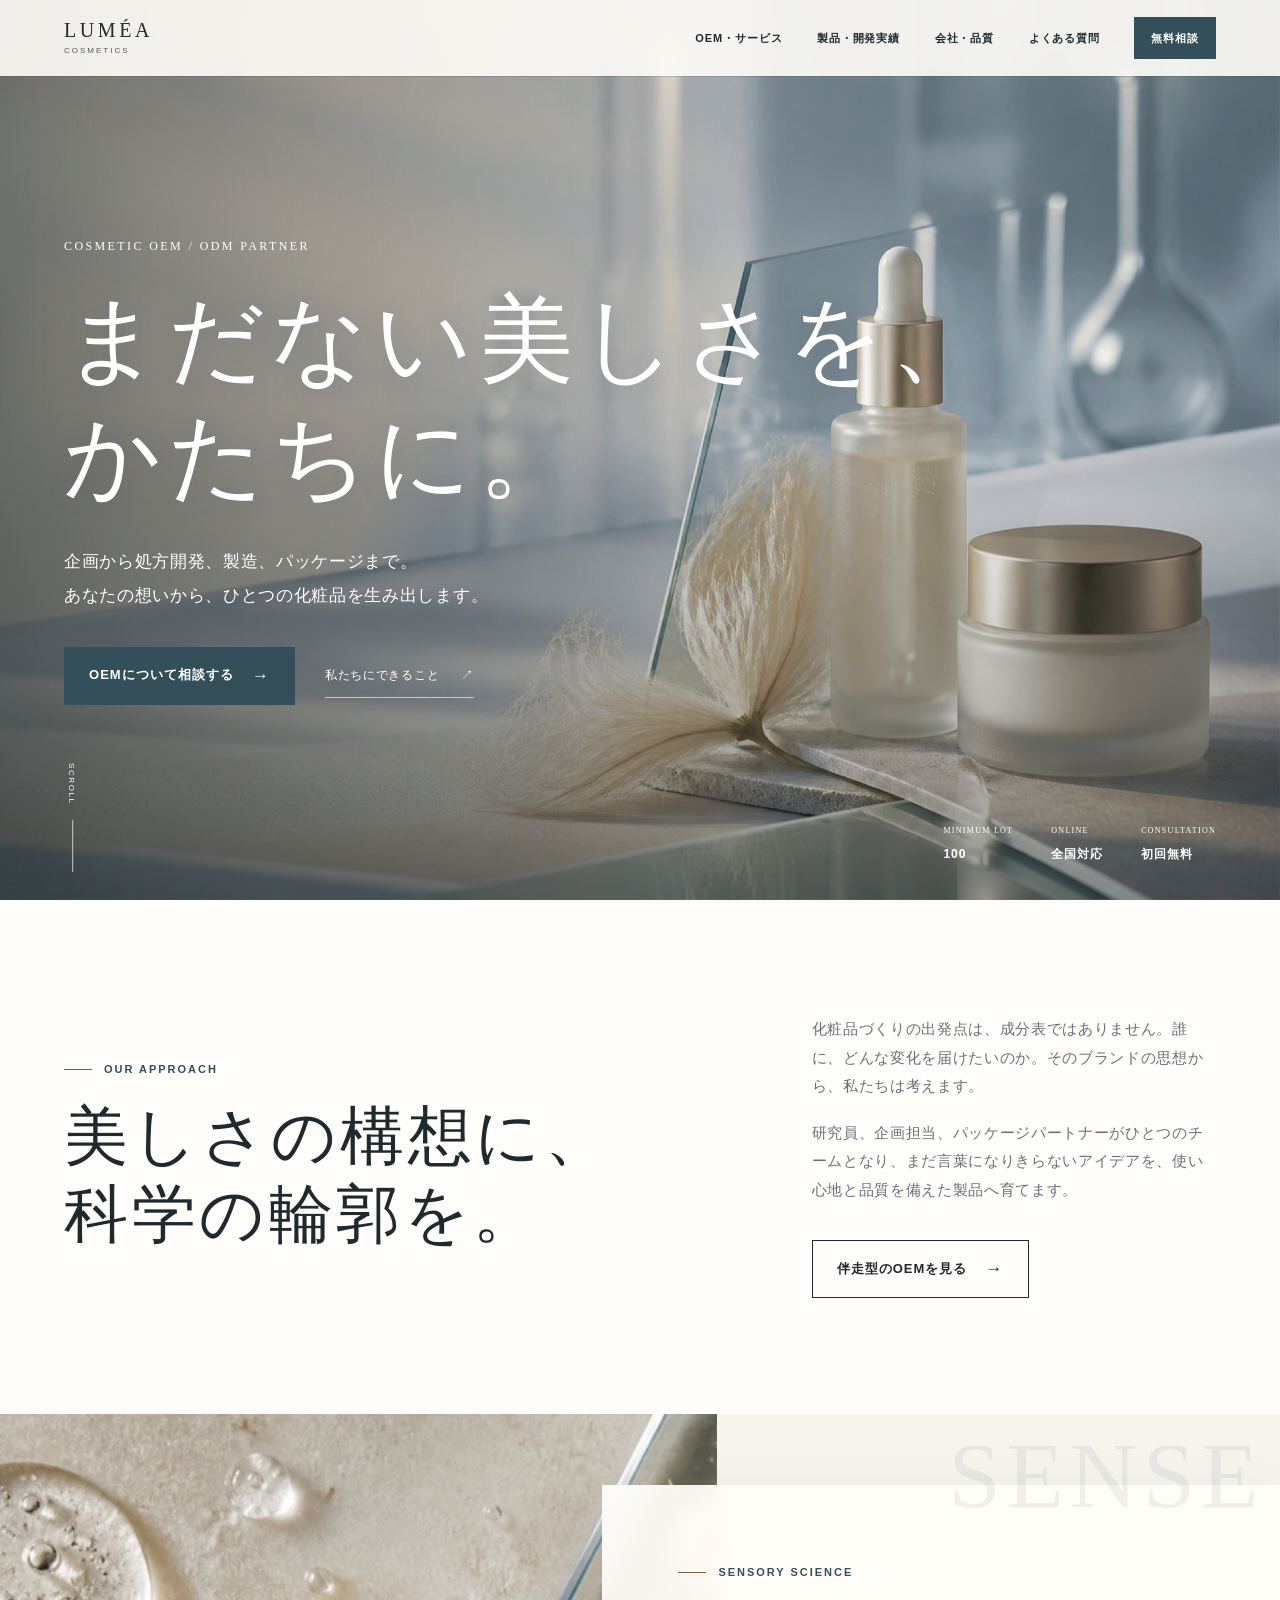
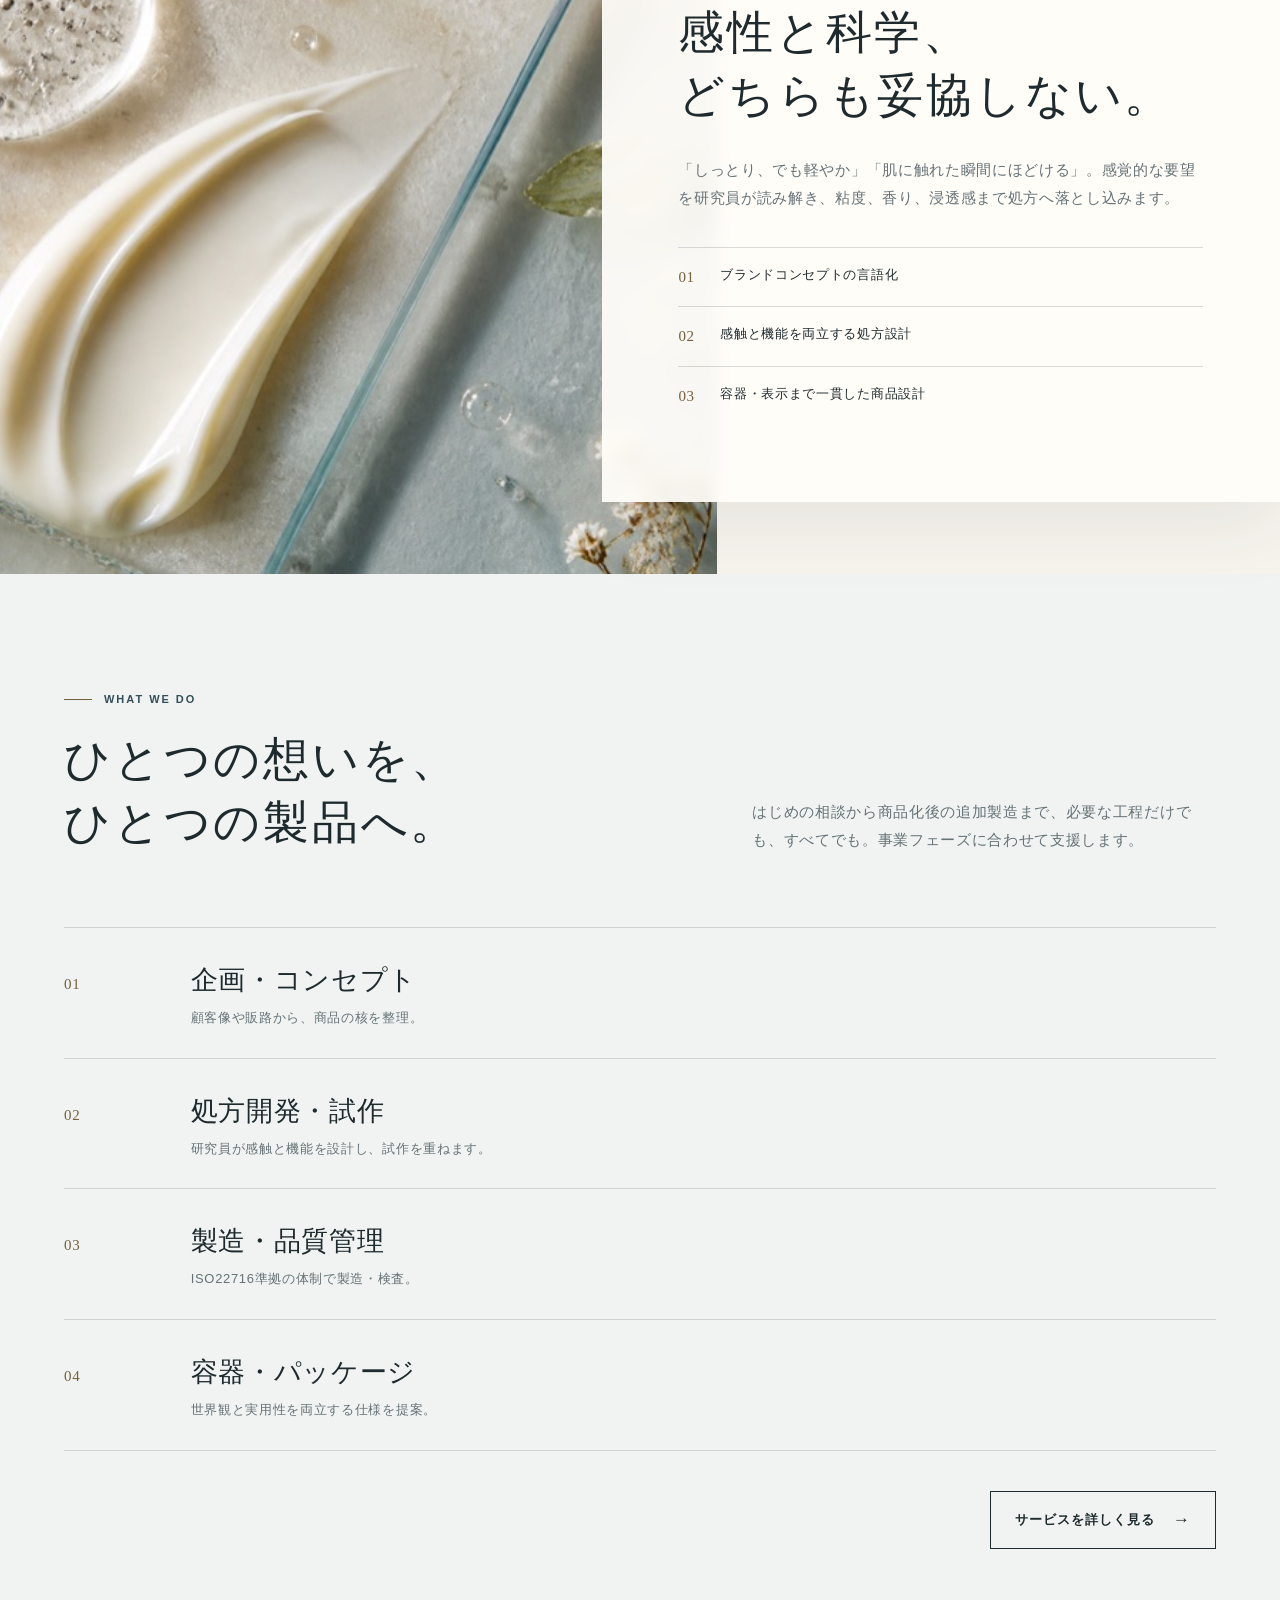
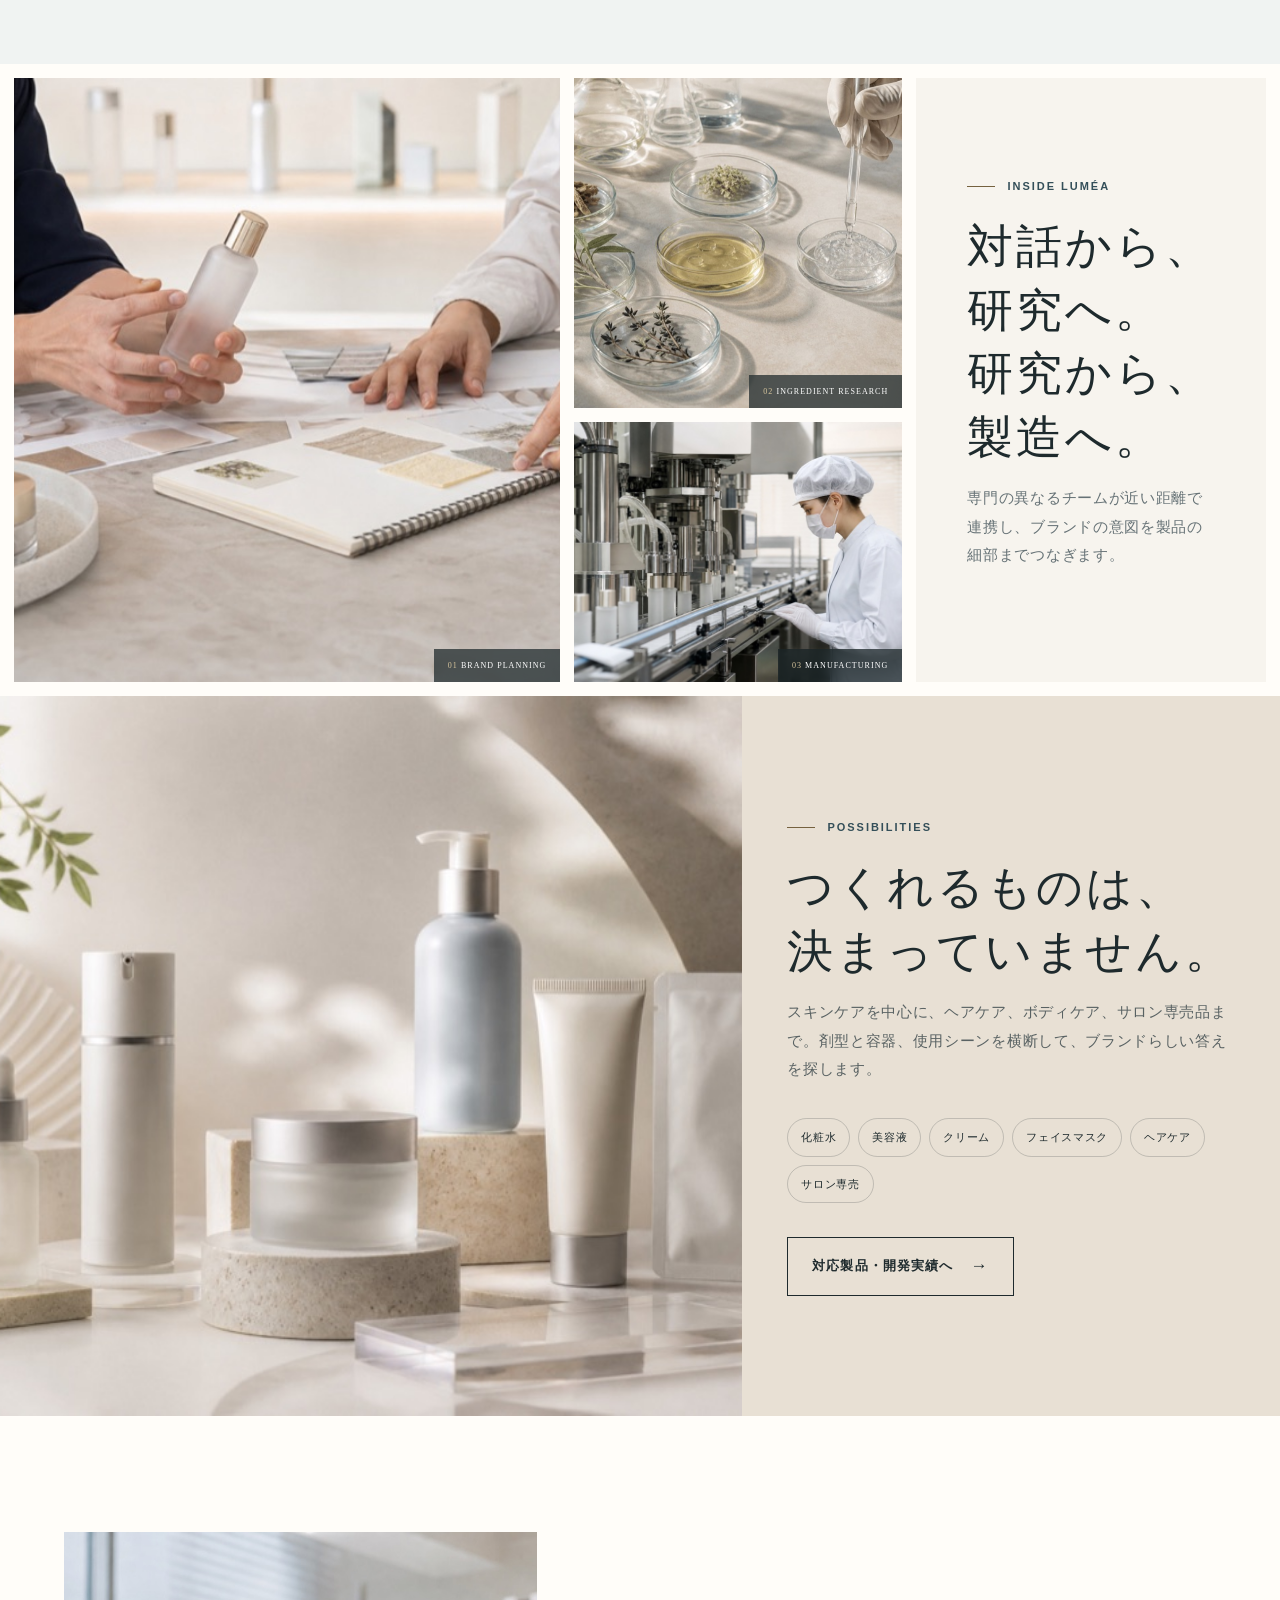
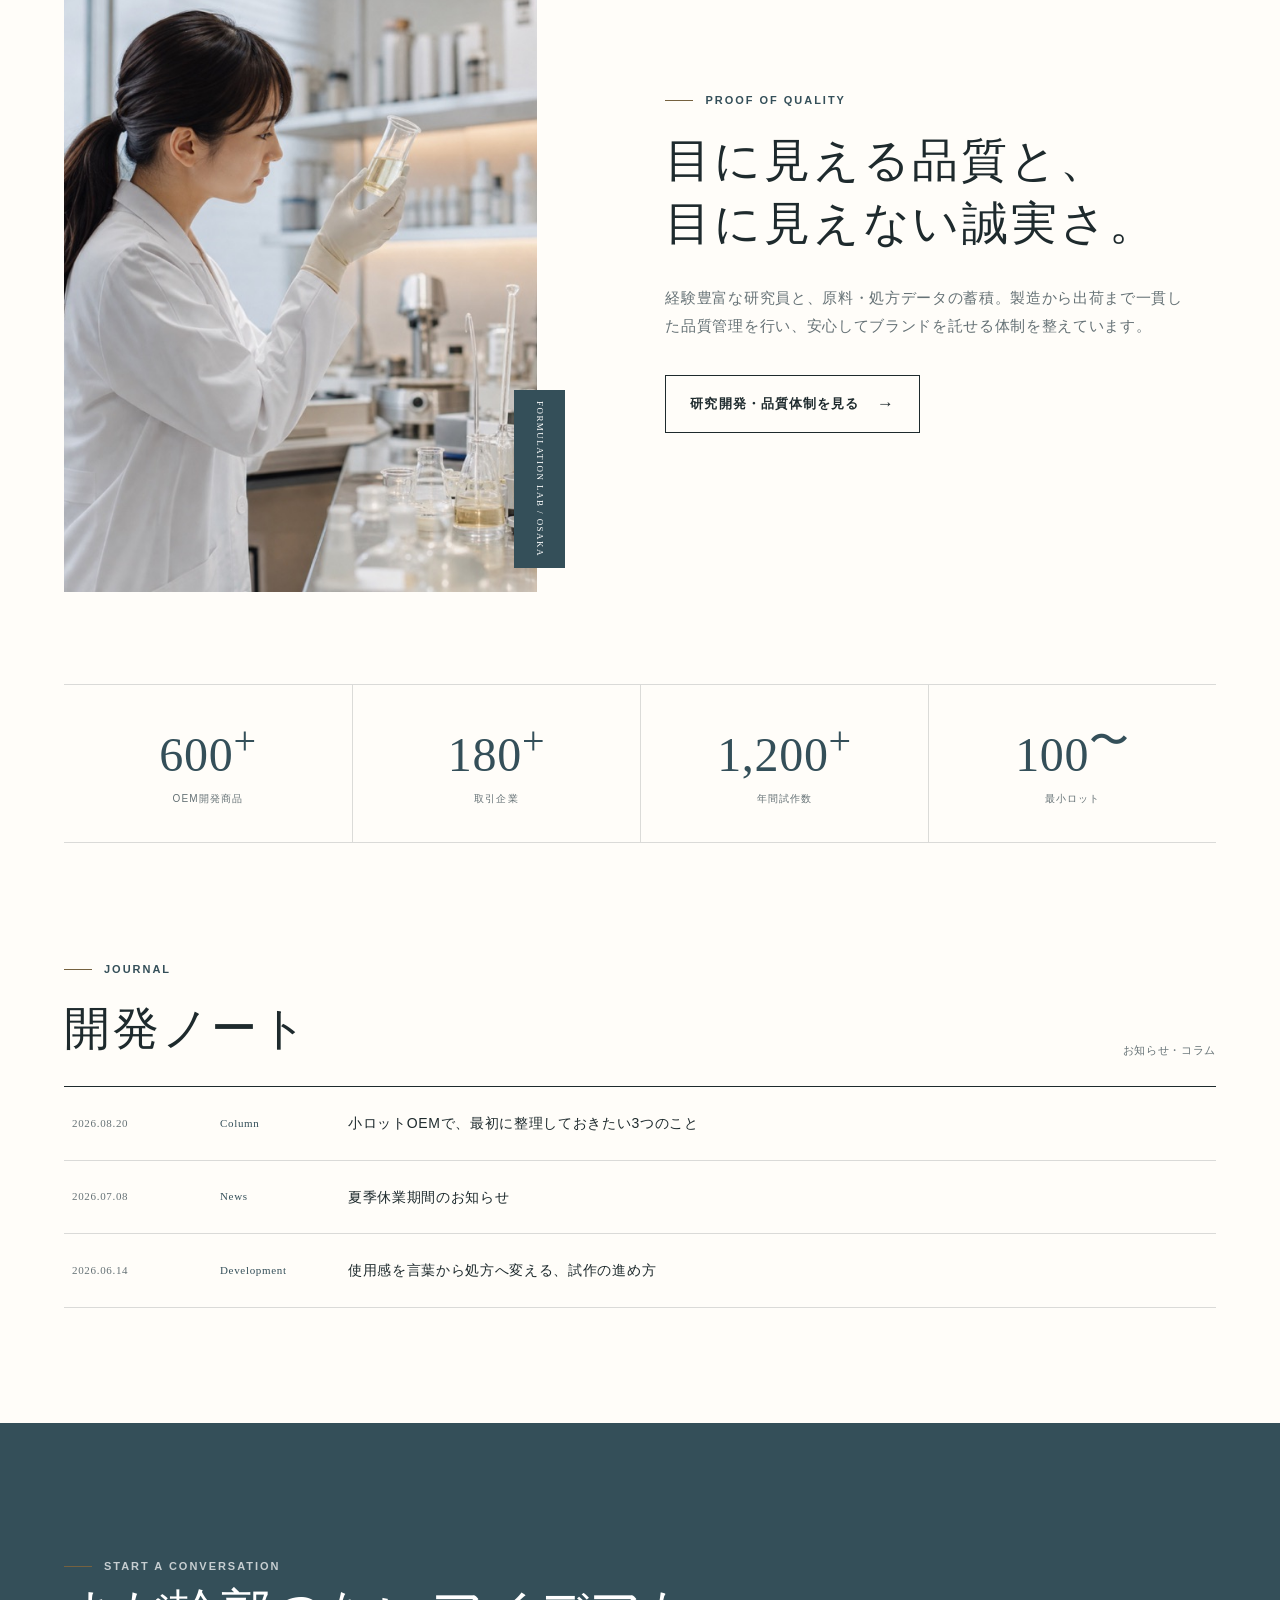
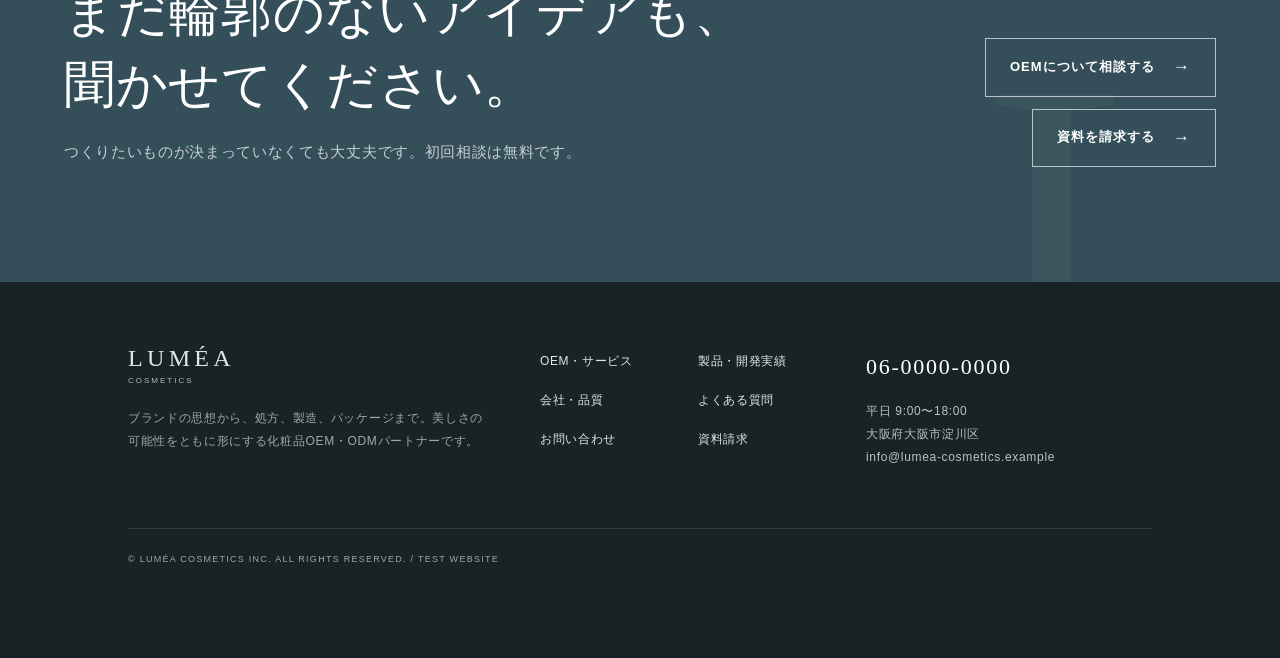
<file: index.html>
<!doctype html>
<html lang="ja">
  <head>
    <meta charset="utf-8" />
    <meta name="viewport" content="width=device-width, initial-scale=1" />
    <meta
      name="description"
      content="企画から処方開発、製造、パッケージまで。小ロット100個から相談できる化粧品OEM・ODM。"
    />
    <title>LUMÉA COSMETICS｜まだない美しさを、かたちに。</title>
    <meta property="og:type" content="website" />
    <meta property="og:site_name" content="LUMÉA COSMETICS" />
    <meta property="og:title" content="LUMÉA COSMETICS｜まだない美しさを、かたちに。" />
    <meta property="og:description" content="企画から処方開発、製造、パッケージまで。小ロット100個から相談できる化粧品OEM・ODM。" />
    <meta name="twitter:card" content="summary" />
    <link rel="icon" href="favicon.svg" type="image/svg+xml" />
    <link rel="apple-touch-icon" href="apple-touch-icon.png" />
    <link rel="stylesheet" href="assets/css/common.css" />
    <link rel="stylesheet" href="assets/css/home.css" />
    <script src="assets/js/main.js" defer></script>
  </head>
  <body>
    <a class="skip-link" href="#main">本文へ移動</a>
    <header class="site-header">
      <div class="header-inner">
        <a class="brand" href="index.html" aria-label="LUMÉA COSMETICS ホーム">
          <span class="brand-main">LUMÉA</span
          ><span class="brand-sub">COSMETICS</span>
        </a>
        <nav id="global-nav" class="global-nav" aria-label="メインナビゲーション">
          <a href="oem/">OEM・サービス</a><a href="products/">製品・開発実績</a
          ><a href="quality/">会社・品質</a><a href="contact/">よくある質問</a
          ><a class="nav-cta" href="contact/">無料相談</a>
        </nav>
        <button
          class="menu-button"
          type="button"
          aria-label="メニューを開く"
          aria-expanded="false"
          aria-controls="global-nav"
        >
          <span></span><span></span>
        </button>
      </div>
    </header>

    <main id="main">
      <section class="home-hero" aria-labelledby="hero-title">
        <div class="home-hero__media">
          <img
            src="assets/images/hero-products.jpg"
            srcset="assets/images/hero-products-800.jpg 800w, assets/images/hero-products.jpg 2200w"
            sizes="100vw"
            width="2200"
            height="1466"
            alt="美容液ボトルとクリーム容器の静物"
            fetchpriority="high"
            decoding="async"
          />
        </div>
        <div class="home-hero__copy">
          <p class="hero-overline">Cosmetic OEM / ODM Partner</p>
          <h1 id="hero-title">
            まだない美しさを、<br class="pc-only" />かたちに。
          </h1>
          <p class="hero-lead">
            企画から処方開発、製造、パッケージまで。<br
              class="pc-only"
            />あなたの想いから、ひとつの化粧品を生み出します。
          </p>
          <div class="hero-actions">
            <a class="button button--fill" href="contact/"
              >OEMについて相談する</a
            ><a class="text-link" href="oem/"
              >私たちにできること <span>↗</span></a
            >
          </div>
        </div>
        <div class="hero-notes">
          <span>MINIMUM LOT <b>100</b></span
          ><span>ONLINE <b>全国対応</b></span
          ><span>CONSULTATION <b>初回無料</b></span>
        </div>
        <div class="scroll-cue">Scroll <i></i></div>
      </section>

      <section class="section intro">
        <div class="wrap intro-grid">
          <div class="intro-title reveal">
            <p class="eyebrow">Our Approach</p>
            <h2 class="display">
              美しさの構想に、<br class="pc-only" />科学の輪郭を。
            </h2>
          </div>
          <div class="intro-copy reveal">
            <p>
              化粧品づくりの出発点は、成分表ではありません。誰に、どんな変化を届けたいのか。そのブランドの思想から、私たちは考えます。
            </p>
            <p>
              研究員、企画担当、パッケージパートナーがひとつのチームとなり、まだ言葉になりきらないアイデアを、使い心地と品質を備えた製品へ育てます。
            </p>
            <a class="button" href="oem/">伴走型のOEMを見る</a>
          </div>
        </div>
      </section>

      <section class="sense-science">
        <div class="sense-image reveal">
          <img
            src="assets/images/texture.jpg"
            srcset="assets/images/texture-800.jpg 800w, assets/images/texture.jpg 2200w"
            sizes="(max-width: 900px) 100vw, 56vw"
            width="2200"
            height="1466"
            alt="美容液とクリームのテクスチャ"
            loading="lazy"
            decoding="async"
          />
        </div>
        <div class="sense-copy reveal">
          <span class="sense-word">SENSE</span>
          <p class="eyebrow">Sensory Science</p>
          <h2 class="section-title">
            感性と科学、<br class="pc-only" />どちらも妥協しない。
          </h2>
          <p>
            「しっとり、でも軽やか」「肌に触れた瞬間にほどける」。感覚的な要望を研究員が読み解き、粘度、香り、浸透感まで処方へ落とし込みます。
          </p>
          <dl>
            <div>
              <dt>01</dt>
              <dd>ブランドコンセプトの言語化</dd>
            </div>
            <div>
              <dt>02</dt>
              <dd>感触と機能を両立する処方設計</dd>
            </div>
            <div>
              <dt>03</dt>
              <dd>容器・表示まで一貫した商品設計</dd>
            </div>
          </dl>
        </div>
      </section>

      <section class="section services-preview">
        <div class="wrap">
          <div class="services-heading reveal">
            <div>
              <p class="eyebrow">What We Do</p>
              <h2 class="section-title">
                ひとつの想いを、<br />ひとつの製品へ。
              </h2>
            </div>
            <p>
              はじめの相談から商品化後の追加製造まで、必要な工程だけでも、すべてでも。事業フェーズに合わせて支援します。
            </p>
          </div>
          <ol class="service-ribbon">
            <li class="reveal">
              <span>01</span>
              <div>
                <h3>企画・コンセプト</h3>
                <p>顧客像や販路から、商品の核を整理。</p>
              </div>
            </li>
            <li class="reveal">
              <span>02</span>
              <div>
                <h3>処方開発・試作</h3>
                <p>研究員が感触と機能を設計し、試作を重ねます。</p>
              </div>
            </li>
            <li class="reveal">
              <span>03</span>
              <div>
                <h3>製造・品質管理</h3>
                <p>ISO22716準拠の体制で製造・検査。</p>
              </div>
            </li>
            <li class="reveal">
              <span>04</span>
              <div>
                <h3>容器・パッケージ</h3>
                <p>世界観と実用性を両立する仕様を提案。</p>
              </div>
            </li>
          </ol>
          <div class="align-right">
            <a class="button" href="oem/">サービスを詳しく見る</a>
          </div>
        </div>
      </section>

      <section class="studio-mosaic" aria-label="企画から製造までの現場">
        <figure class="studio-mosaic__wide reveal">
          <img
            src="assets/images/consultation.jpg"
            srcset="assets/images/consultation-800.jpg 800w, assets/images/consultation.jpg 2200w"
            sizes="(max-width: 600px) 100vw, 45vw"
            width="2200"
            height="1466"
            alt="化粧品容器と素材を見ながら行うブランド企画の打ち合わせ"
            loading="lazy"
            decoding="async"
          />
          <figcaption><span>01</span> BRAND PLANNING</figcaption>
        </figure>
        <figure class="studio-mosaic__tall reveal">
          <img
            src="assets/images/ingredients.jpg"
            srcset="assets/images/ingredients-800.jpg 800w, assets/images/ingredients.jpg 2200w"
            sizes="(max-width: 600px) 50vw, 27vw"
            width="2200"
            height="1466"
            alt="植物原料と美容液を用いた処方研究"
            loading="lazy"
            decoding="async"
          />
          <figcaption><span>02</span> INGREDIENT RESEARCH</figcaption>
        </figure>
        <figure class="studio-mosaic__small reveal">
          <img
            src="assets/images/manufacturing.jpg"
            srcset="assets/images/manufacturing-800.jpg 800w, assets/images/manufacturing.jpg 2200w"
            sizes="(max-width: 600px) 50vw, 27vw"
            width="2200"
            height="1466"
            alt="化粧品の充填製造ライン"
            loading="lazy"
            decoding="async"
          />
          <figcaption><span>03</span> MANUFACTURING</figcaption>
        </figure>
        <div class="studio-mosaic__copy reveal">
          <p class="eyebrow">Inside LUMÉA</p>
          <h2 class="section-title">
            対話から、研究へ。<br />研究から、製造へ。
          </h2>
          <p>
            専門の異なるチームが近い距離で連携し、ブランドの意図を製品の細部までつなぎます。
          </p>
        </div>
      </section>

      <section class="portfolio-slice">
        <div class="portfolio-image reveal">
          <img
            src="assets/images/product-line.jpg"
            srcset="assets/images/product-line-800.jpg 800w, assets/images/product-line.jpg 2200w"
            sizes="(max-width: 900px) 100vw, 58vw"
            width="2200"
            height="1466"
            alt="化粧品パッケージの試作ラインナップ"
            loading="lazy"
            decoding="async"
          />
        </div>
        <div class="portfolio-copy reveal">
          <p class="eyebrow">Possibilities</p>
          <h2 class="section-title">
            つくれるものは、<br />決まっていません。
          </h2>
          <p>
            スキンケアを中心に、ヘアケア、ボディケア、サロン専売品まで。剤型と容器、使用シーンを横断して、ブランドらしい答えを探します。
          </p>
          <div class="product-tags">
            <span>化粧水</span><span>美容液</span><span>クリーム</span
            ><span>フェイスマスク</span><span>ヘアケア</span
            ><span>サロン専売</span>
          </div>
          <a class="button" href="products/">対応製品・開発実績へ</a>
        </div>
      </section>

      <section class="section proof">
        <div class="wrap proof-grid">
          <div class="proof-photo reveal">
            <img
              src="assets/images/researcher.jpg"
              srcset="assets/images/researcher-800.jpg 640w, assets/images/researcher.jpg 1440w"
              sizes="(max-width: 600px) 90vw, 40vw"
              width="1440"
              height="1800"
              alt="美容液サンプルを確認する研究員"
              loading="lazy"
              decoding="async"
            />
            <div class="proof-caption">FORMULATION LAB / OSAKA</div>
          </div>
          <div class="proof-copy reveal">
            <p class="eyebrow">Proof of Quality</p>
            <h2 class="section-title">
              目に見える品質と、<br />目に見えない誠実さ。
            </h2>
            <p>
              経験豊富な研究員と、原料・処方データの蓄積。製造から出荷まで一貫した品質管理を行い、安心してブランドを託せる体制を整えています。
            </p>
            <a class="button" href="quality/">研究開発・品質体制を見る</a>
          </div>
        </div>
        <div class="wrap metric-row reveal" aria-label="実績数値">
          <div class="metric">
            <strong>600<sup>+</sup></strong
            ><small>OEM開発商品</small>
          </div>
          <div class="metric">
            <strong>180<sup>+</sup></strong
            ><small>取引企業</small>
          </div>
          <div class="metric">
            <strong>1,200<sup>+</sup></strong
            ><small>年間試作数</small>
          </div>
          <div class="metric">
            <strong>100<sup>〜</sup></strong
            ><small>最小ロット</small>
          </div>
        </div>
      </section>

      <section class="mini-journal section">
        <div class="wrap">
          <div class="journal-head">
            <div>
              <p class="eyebrow">Journal</p>
              <h2 class="section-title">開発ノート</h2>
            </div>
            <span>お知らせ・コラム</span>
          </div>
          <div class="journal-list">
            <article>
              <time datetime="2026-08-20">2026.08.20</time><span>Column</span>
              <h3>小ロットOEMで、最初に整理しておきたい3つのこと</h3>
            </article>
            <article>
              <time datetime="2026-07-08">2026.07.08</time><span>News</span>
              <h3>夏季休業期間のお知らせ</h3>
            </article>
            <article>
              <time datetime="2026-06-14">2026.06.14</time
              ><span>Development</span>
              <h3>使用感を言葉から処方へ変える、試作の進め方</h3>
            </article>
          </div>
        </div>
      </section>

      <section class="cta-band">
        <div class="wrap cta-band__inner">
          <div>
            <p class="eyebrow">Start a Conversation</p>
            <h2>まだ輪郭のないアイデアも、<br />聞かせてください。</h2>
            <p>
              つくりたいものが決まっていなくても大丈夫です。初回相談は無料です。
            </p>
          </div>
          <div class="cta-band__actions">
            <a class="button button--light" href="contact/"
              >OEMについて相談する</a
            ><a class="button button--light" href="contact/#document"
              >資料を請求する</a
            >
          </div>
        </div>
      </section>
    </main>

    <footer class="site-footer">
      <div class="wrap">
        <div class="footer-grid">
          <div class="footer-brand">
            <a class="brand" href="index.html"
              ><span class="brand-main">LUMÉA</span
              ><span class="brand-sub">COSMETICS</span></a
            >
            <p>
              ブランドの思想から、処方、製造、パッケージまで。美しさの可能性をともに形にする化粧品OEM・ODMパートナーです。
            </p>
          </div>
          <nav class="footer-nav" aria-label="フッターナビゲーション">
            <a href="oem/">OEM・サービス</a
            ><a href="products/">製品・開発実績</a
            ><a href="quality/">会社・品質</a><a href="contact/">よくある質問</a
            ><a href="contact/">お問い合わせ</a
            ><a href="contact/#document">資料請求</a>
          </nav>
          <div class="footer-contact">
            <strong>06-0000-0000</strong>
            <p>
              平日 9:00〜18:00<br />大阪府大阪市淀川区<br />info@lumea-cosmetics.example
            </p>
          </div>
        </div>
        <p class="copyright">
          © LUMÉA COSMETICS INC. ALL RIGHTS RESERVED. / TEST WEBSITE
        </p>
      </div>
    </footer>
    <div class="mobile-cta">
      <a href="tel:0600000000">電話で相談</a
      ><a href="contact/">無料相談フォーム</a>
    </div>
  </body>
</html>
</file>
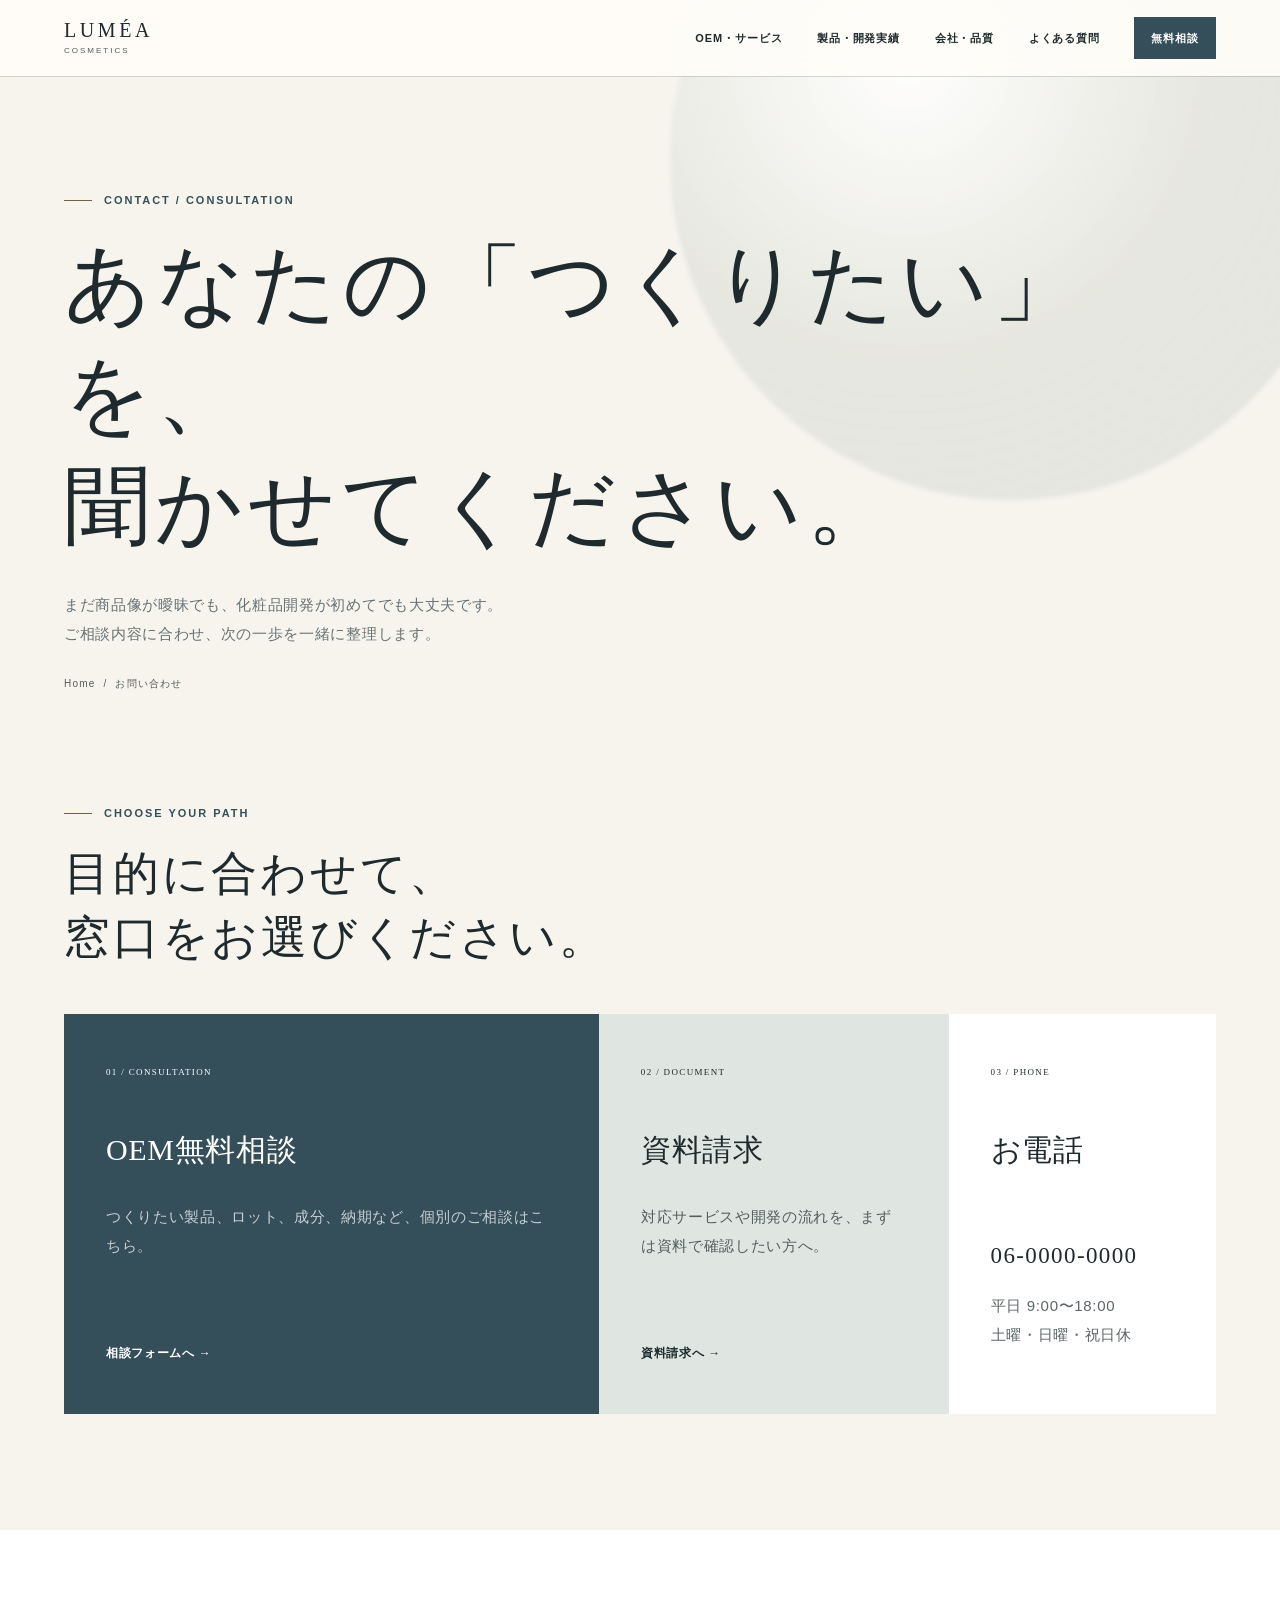
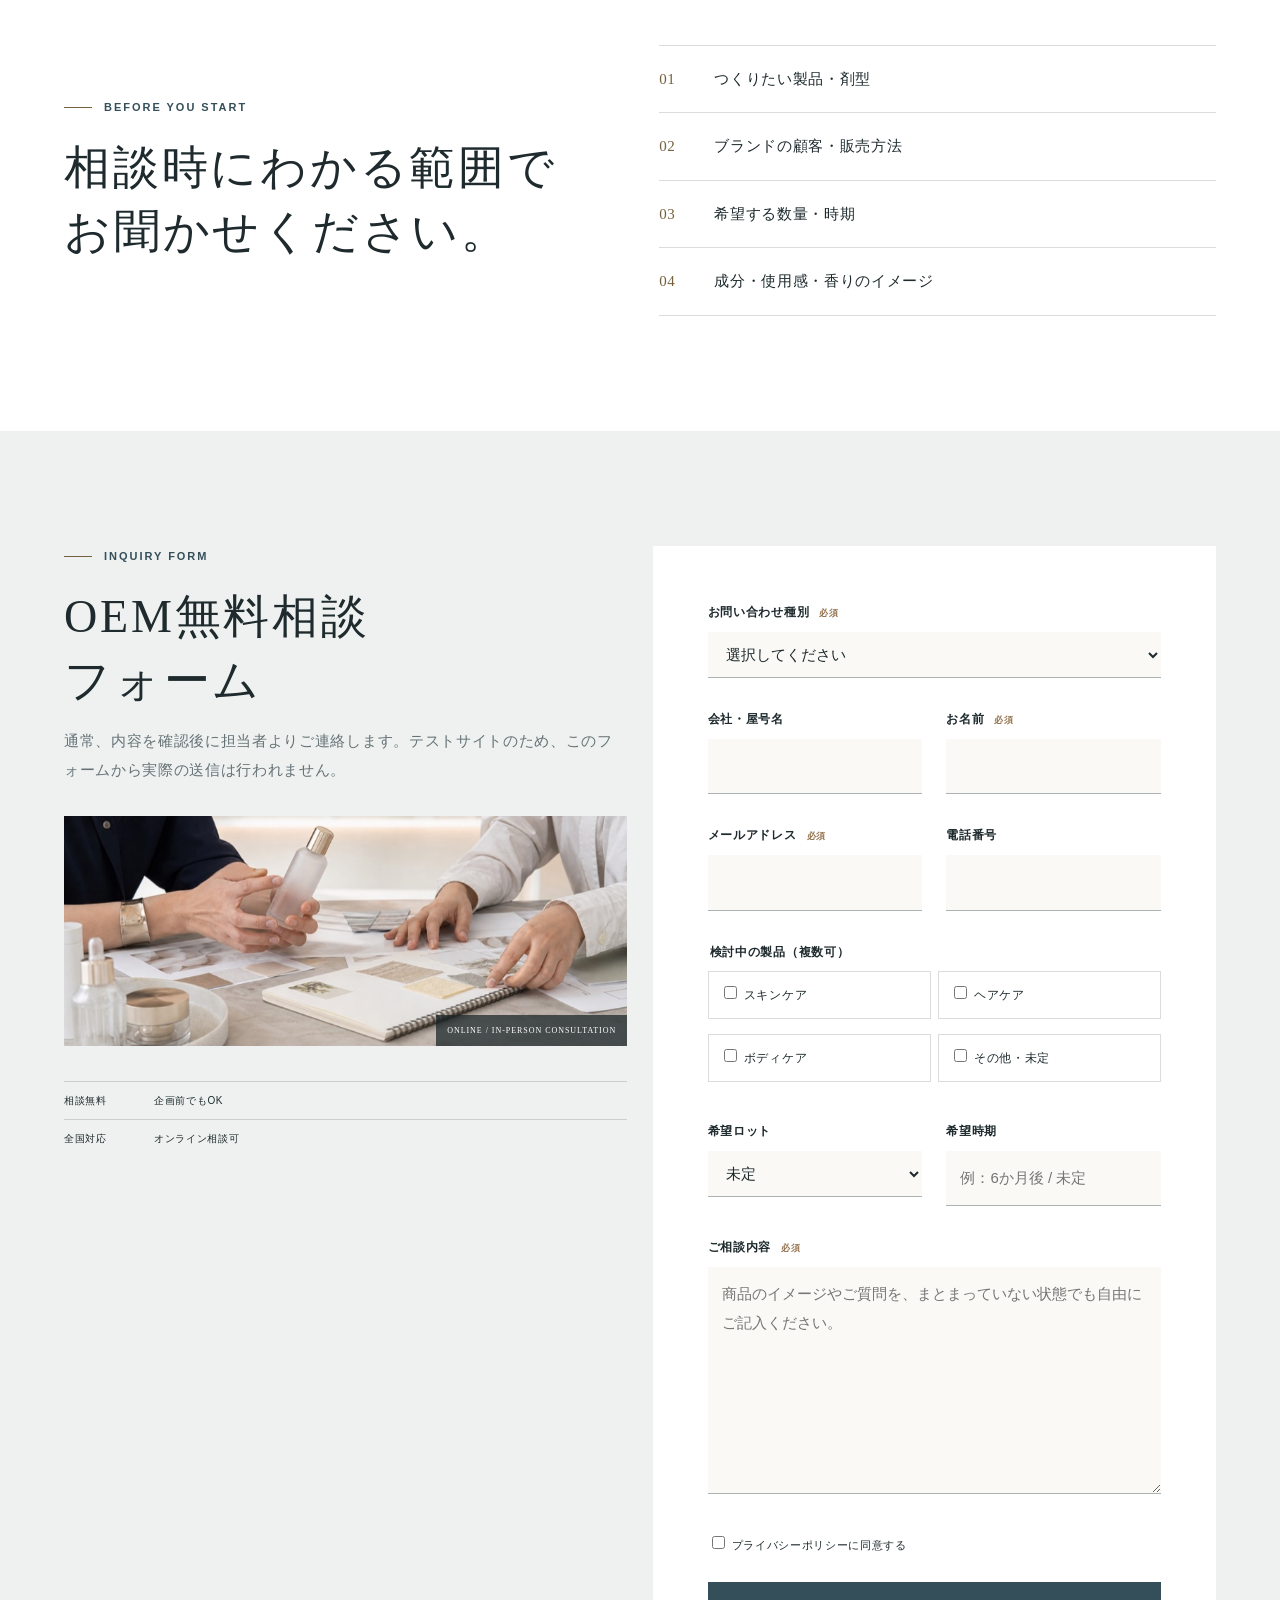
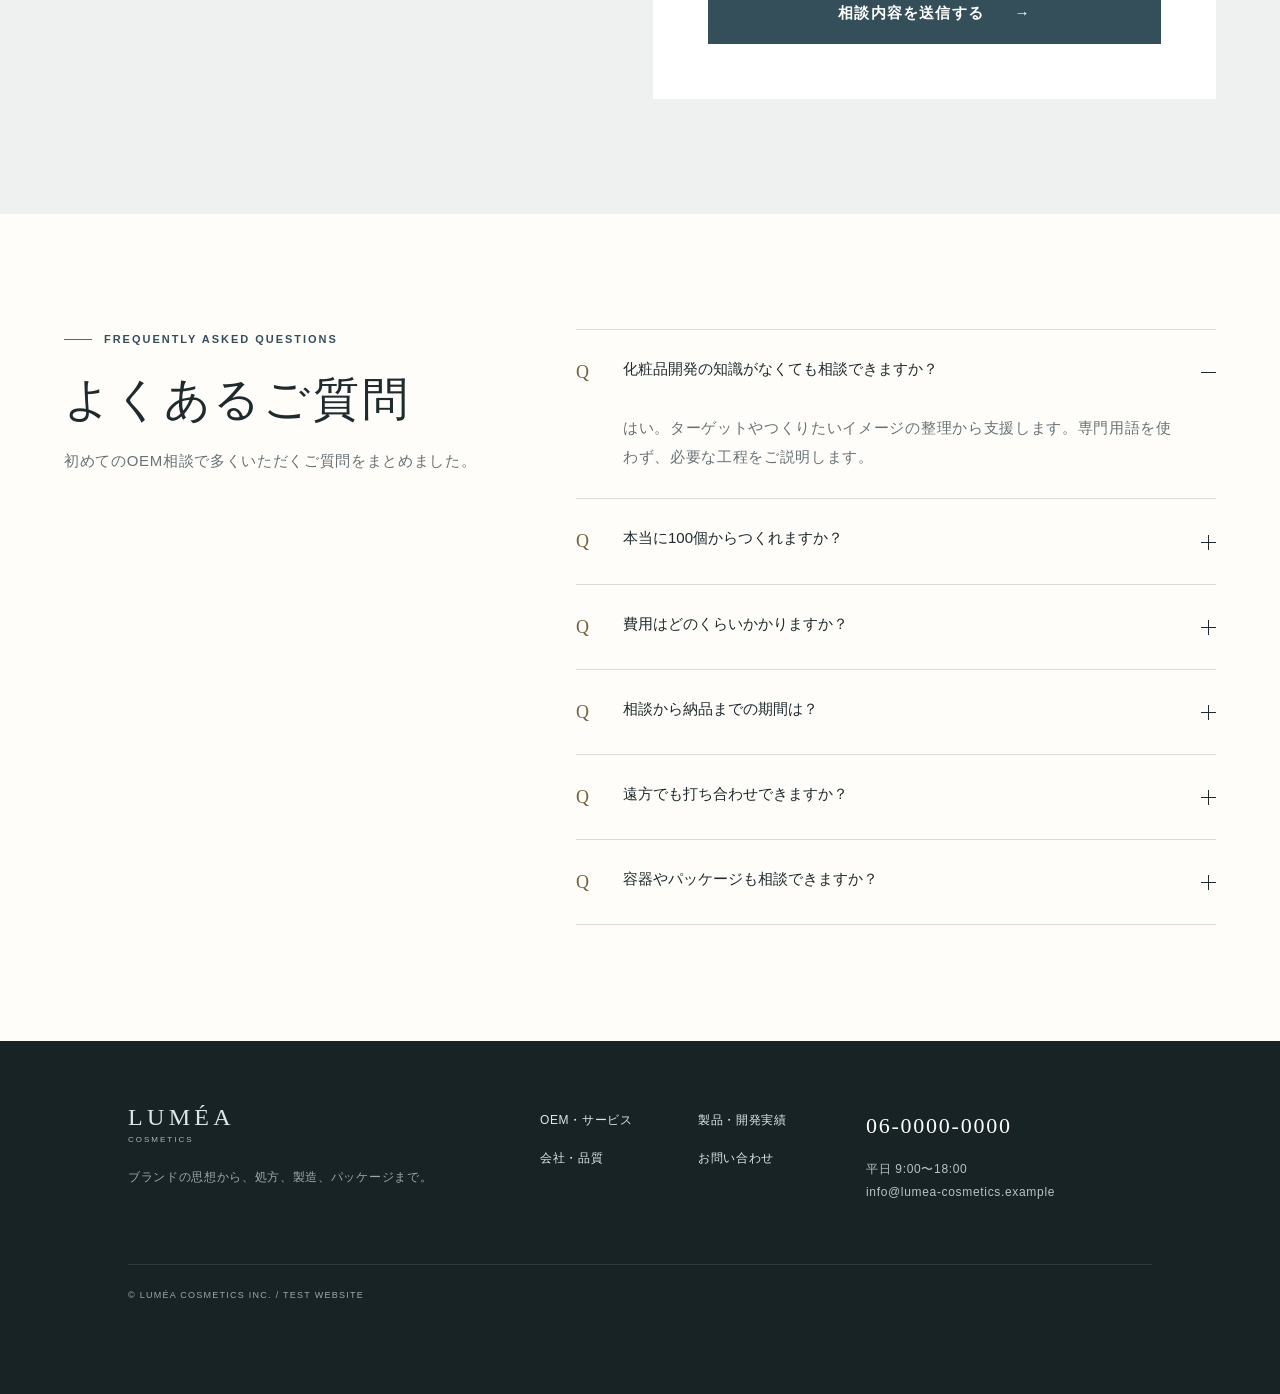
<file: contact/index.html>
<!doctype html>
<html lang="ja">
  <head>
    <meta charset="utf-8" />
    <meta name="viewport" content="width=device-width,initial-scale=1" />
    <meta
      name="description"
      content="化粧品OEMの無料相談・資料請求。企画前、処方や小ロットの相談もお気軽にお問い合わせください。"
    />
    <title>お問い合わせ・無料相談｜LUMÉA COSMETICS</title>
    <meta property="og:type" content="website" />
    <meta property="og:site_name" content="LUMÉA COSMETICS" />
    <meta property="og:title" content="お問い合わせ・無料相談｜LUMÉA COSMETICS" />
    <meta property="og:description" content="化粧品OEMの無料相談・資料請求。企画前、処方や小ロットの相談もお気軽にお問い合わせください。" />
    <meta name="twitter:card" content="summary" />
    <link rel="icon" href="../favicon.svg" type="image/svg+xml" />
    <link rel="apple-touch-icon" href="../apple-touch-icon.png" />
    <link rel="stylesheet" href="../assets/css/common.css" />
    <link rel="stylesheet" href="style.css" />
    <script src="../assets/js/main.js" defer></script>
  </head>
  <body>
    <a class="skip-link" href="#main">本文へ移動</a>
    <header class="site-header">
      <div class="header-inner">
        <a class="brand" href="../"
          ><span class="brand-main">LUMÉA</span
          ><span class="brand-sub">COSMETICS</span></a
        >
        <nav id="global-nav" class="global-nav" aria-label="メインナビゲーション">
          <a href="../oem/">OEM・サービス</a
          ><a href="../products/">製品・開発実績</a
          ><a href="../quality/">会社・品質</a><a href="#faq">よくある質問</a
          ><a class="nav-cta" href="./" aria-current="page">無料相談</a>
        </nav>
        <button
          class="menu-button"
          type="button"
          aria-label="メニューを開く"
          aria-expanded="false"
          aria-controls="global-nav"
        >
          <span></span><span></span>
        </button>
      </div>
    </header>
    <main id="main">
      <section class="contact-intro">
        <div class="contact-orb"></div>
        <div class="wrap">
          <p class="eyebrow">Contact / Consultation</p>
          <h1>
            あなたの「つくりたい」を、<br class="pc-only" />聞かせてください。
          </h1>
          <p>
            まだ商品像が曖昧でも、化粧品開発が初めてでも大丈夫です。<br />ご相談内容に合わせ、次の一歩を一緒に整理します。
          </p>
          <ol class="breadcrumb">
            <li><a href="../">Home</a></li>
            <li>お問い合わせ</li>
          </ol>
        </div>
      </section>

      <section class="contact-paths">
        <div class="wrap">
          <div class="path-lead">
            <p class="eyebrow">Choose Your Path</p>
            <h2 class="section-title">
              目的に合わせて、<br />窓口をお選びください。
            </h2>
          </div>
          <div class="path-grid">
            <a class="path-main" href="#form"
              ><span>01 / CONSULTATION</span>
              <h3>OEM無料相談</h3>
              <p>
                つくりたい製品、ロット、成分、納期など、個別のご相談はこちら。
              </p>
              <b>相談フォームへ →</b></a
            ><a class="path-sub" href="#document" data-inquiry-type="資料請求"
              ><span>02 / DOCUMENT</span>
              <h3>資料請求</h3>
              <p>対応サービスや開発の流れを、まずは資料で確認したい方へ。</p>
              <b>資料請求へ →</b></a
            >
            <div class="path-phone">
              <span>03 / PHONE</span>
              <h3>お電話</h3>
              <a href="tel:0600000000">06-0000-0000</a>
              <p>平日 9:00〜18:00<br />土曜・日曜・祝日休</p>
            </div>
          </div>
        </div>
      </section>

      <section class="before-you-start section">
        <div class="wrap before-grid">
          <div>
            <p class="eyebrow">Before You Start</p>
            <h2 class="section-title">
              相談時にわかる範囲で<br />お聞かせください。
            </h2>
          </div>
          <ul>
            <li><span>01</span>つくりたい製品・剤型</li>
            <li><span>02</span>ブランドの顧客・販売方法</li>
            <li><span>03</span>希望する数量・時期</li>
            <li><span>04</span>成分・使用感・香りのイメージ</li>
          </ul>
        </div>
      </section>

      <section class="form-section section" id="form">
        <span id="document" class="anchor-target" aria-hidden="true"></span>
        <div class="wrap form-layout">
          <aside>
            <p class="eyebrow">Inquiry Form</p>
            <h2 class="section-title">OEM無料相談<br />フォーム</h2>
            <p>
              通常、内容を確認後に担当者よりご連絡します。テストサイトのため、このフォームから実際の送信は行われません。
            </p>
            <figure class="consultation-photo">
              <img
                src="../assets/images/consultation.jpg"
                srcset="../assets/images/consultation-800.jpg 800w, ../assets/images/consultation.jpg 2200w"
                sizes="(max-width: 900px) 100vw, 50vw"
                width="2200"
                height="1466"
                alt="化粧品の企画について話し合う様子"
                loading="lazy"
                decoding="async"
              />
              <figcaption>ONLINE / IN-PERSON CONSULTATION</figcaption>
            </figure>
            <dl>
              <div>
                <dt>相談無料</dt>
                <dd>企画前でもOK</dd>
              </div>
              <div>
                <dt>全国対応</dt>
                <dd>オンライン相談可</dd>
              </div>
            </dl>
          </aside>
          <form data-contact-form>
            <div class="form-row">
              <label for="type">お問い合わせ種別 <em>必須</em></label
              ><select id="type" name="type" required>
                <option value="">選択してください</option>
                <option>OEM無料相談</option>
                <option>資料請求</option>
                <option>その他のお問い合わせ</option>
              </select>
            </div>
            <div class="form-row twin">
              <div>
                <label for="company">会社・屋号名</label
                ><input
                  id="company"
                  name="company"
                  autocomplete="organization"
                />
              </div>
              <div>
                <label for="name">お名前 <em>必須</em></label
                ><input id="name" name="name" autocomplete="name" required />
              </div>
            </div>
            <div class="form-row twin">
              <div>
                <label for="email">メールアドレス <em>必須</em></label
                ><input
                  id="email"
                  name="email"
                  type="email"
                  autocomplete="email"
                  required
                />
              </div>
              <div>
                <label for="tel">電話番号</label
                ><input id="tel" name="tel" type="tel" autocomplete="tel" />
              </div>
            </div>
            <fieldset class="form-row">
              <legend>検討中の製品（複数可）</legend>
              <div class="checks">
                <label
                  ><input type="checkbox" name="product" value="skincare" />
                  スキンケア</label
                ><label
                  ><input type="checkbox" name="product" value="haircare" />
                  ヘアケア</label
                ><label
                  ><input type="checkbox" name="product" value="bodycare" />
                  ボディケア</label
                ><label
                  ><input type="checkbox" name="product" value="other" />
                  その他・未定</label
                >
              </div>
            </fieldset>
            <div class="form-row twin">
              <div>
                <label for="lot">希望ロット</label
                ><select id="lot" name="lot">
                  <option>未定</option>
                  <option>100〜499個</option>
                  <option>500〜999個</option>
                  <option>1,000個以上</option>
                </select>
              </div>
              <div>
                <label for="timing">希望時期</label
                ><input
                  id="timing"
                  name="timing"
                  placeholder="例：6か月後 / 未定"
                />
              </div>
            </div>
            <div class="form-row">
              <label for="message">ご相談内容 <em>必須</em></label
              ><textarea
                id="message"
                name="message"
                rows="7"
                required
                placeholder="商品のイメージやご質問を、まとまっていない状態でも自由にご記入ください。"
              ></textarea>
            </div>
            <label class="privacy"
              ><input type="checkbox" name="privacy" value="accepted" required />
              プライバシーポリシーに同意する</label
            ><button class="submit" type="submit">
              相談内容を送信する <span>→</span>
            </button>
            <p class="form-message" role="status" tabindex="-1" hidden></p>
          </form>
        </div>
      </section>

      <section class="faq section" id="faq">
        <div class="wrap faq-grid">
          <div class="faq-heading">
            <p class="eyebrow">Frequently Asked Questions</p>
            <h2 class="section-title">よくあるご質問</h2>
            <p>初めてのOEM相談で多くいただくご質問をまとめました。</p>
          </div>
          <div class="faq-list">
            <article>
              <button data-accordion aria-expanded="true" aria-controls="faq1">
                <span>Q</span>化粧品開発の知識がなくても相談できますか？<i></i>
              </button>
              <div id="faq1">
                <p>
                  はい。ターゲットやつくりたいイメージの整理から支援します。専門用語を使わず、必要な工程をご説明します。
                </p>
              </div>
            </article>
            <article>
              <button data-accordion aria-expanded="false" aria-controls="faq2">
                <span>Q</span>本当に100個からつくれますか？<i></i>
              </button>
              <div id="faq2" hidden>
                <p>
                  100個から相談可能です。ただし、製品仕様・処方・容器によって最小ロットが変わるため、希望内容を確認してご案内します。
                </p>
              </div>
            </article>
            <article>
              <button data-accordion aria-expanded="false" aria-controls="faq3">
                <span>Q</span>費用はどのくらいかかりますか？<i></i>
              </button>
              <div id="faq3" hidden>
                <p>
                  処方、数量、容器、パッケージ仕様によって異なります。ご希望を伺ったうえで個別にお見積りします。
                </p>
              </div>
            </article>
            <article>
              <button data-accordion aria-expanded="false" aria-controls="faq4">
                <span>Q</span>相談から納品までの期間は？<i></i>
              </button>
              <div id="faq4" hidden>
                <p>
                  開発内容や試作回数、資材調達などにより異なります。希望時期を伺い、実現可能なスケジュールをご提案します。
                </p>
              </div>
            </article>
            <article>
              <button data-accordion aria-expanded="false" aria-controls="faq5">
                <span>Q</span>遠方でも打ち合わせできますか？<i></i>
              </button>
              <div id="faq5" hidden>
                <p>
                  はい。オンラインで全国対応しています。サンプル確認なども含めて進め方をご案内します。
                </p>
              </div>
            </article>
            <article>
              <button data-accordion aria-expanded="false" aria-controls="faq6">
                <span>Q</span>容器やパッケージも相談できますか？<i></i>
              </button>
              <div id="faq6" hidden>
                <p>
                  可能です。処方との相性やブランド表現、表示面を考慮し、選定をサポートします。
                </p>
              </div>
            </article>
          </div>
        </div>
      </section>
    </main>
    <footer class="site-footer">
      <div class="wrap">
        <div class="footer-grid">
          <div class="footer-brand">
            <a class="brand" href="../"
              ><span class="brand-main">LUMÉA</span
              ><span class="brand-sub">COSMETICS</span></a
            >
            <p>ブランドの思想から、処方、製造、パッケージまで。</p>
          </div>
          <nav class="footer-nav" aria-label="フッターナビゲーション">
            <a href="../oem/">OEM・サービス</a
            ><a href="../products/">製品・開発実績</a
            ><a href="../quality/">会社・品質</a><a href="./">お問い合わせ</a>
          </nav>
          <div class="footer-contact">
            <strong>06-0000-0000</strong>
            <p>平日 9:00〜18:00<br />info@lumea-cosmetics.example</p>
          </div>
        </div>
        <p class="copyright">© LUMÉA COSMETICS INC. / TEST WEBSITE</p>
      </div>
    </footer>
    <div class="mobile-cta">
      <a href="tel:0600000000">電話で相談</a
      ><a href="#form">無料相談フォーム</a>
    </div>
  </body>
</html>
</file>
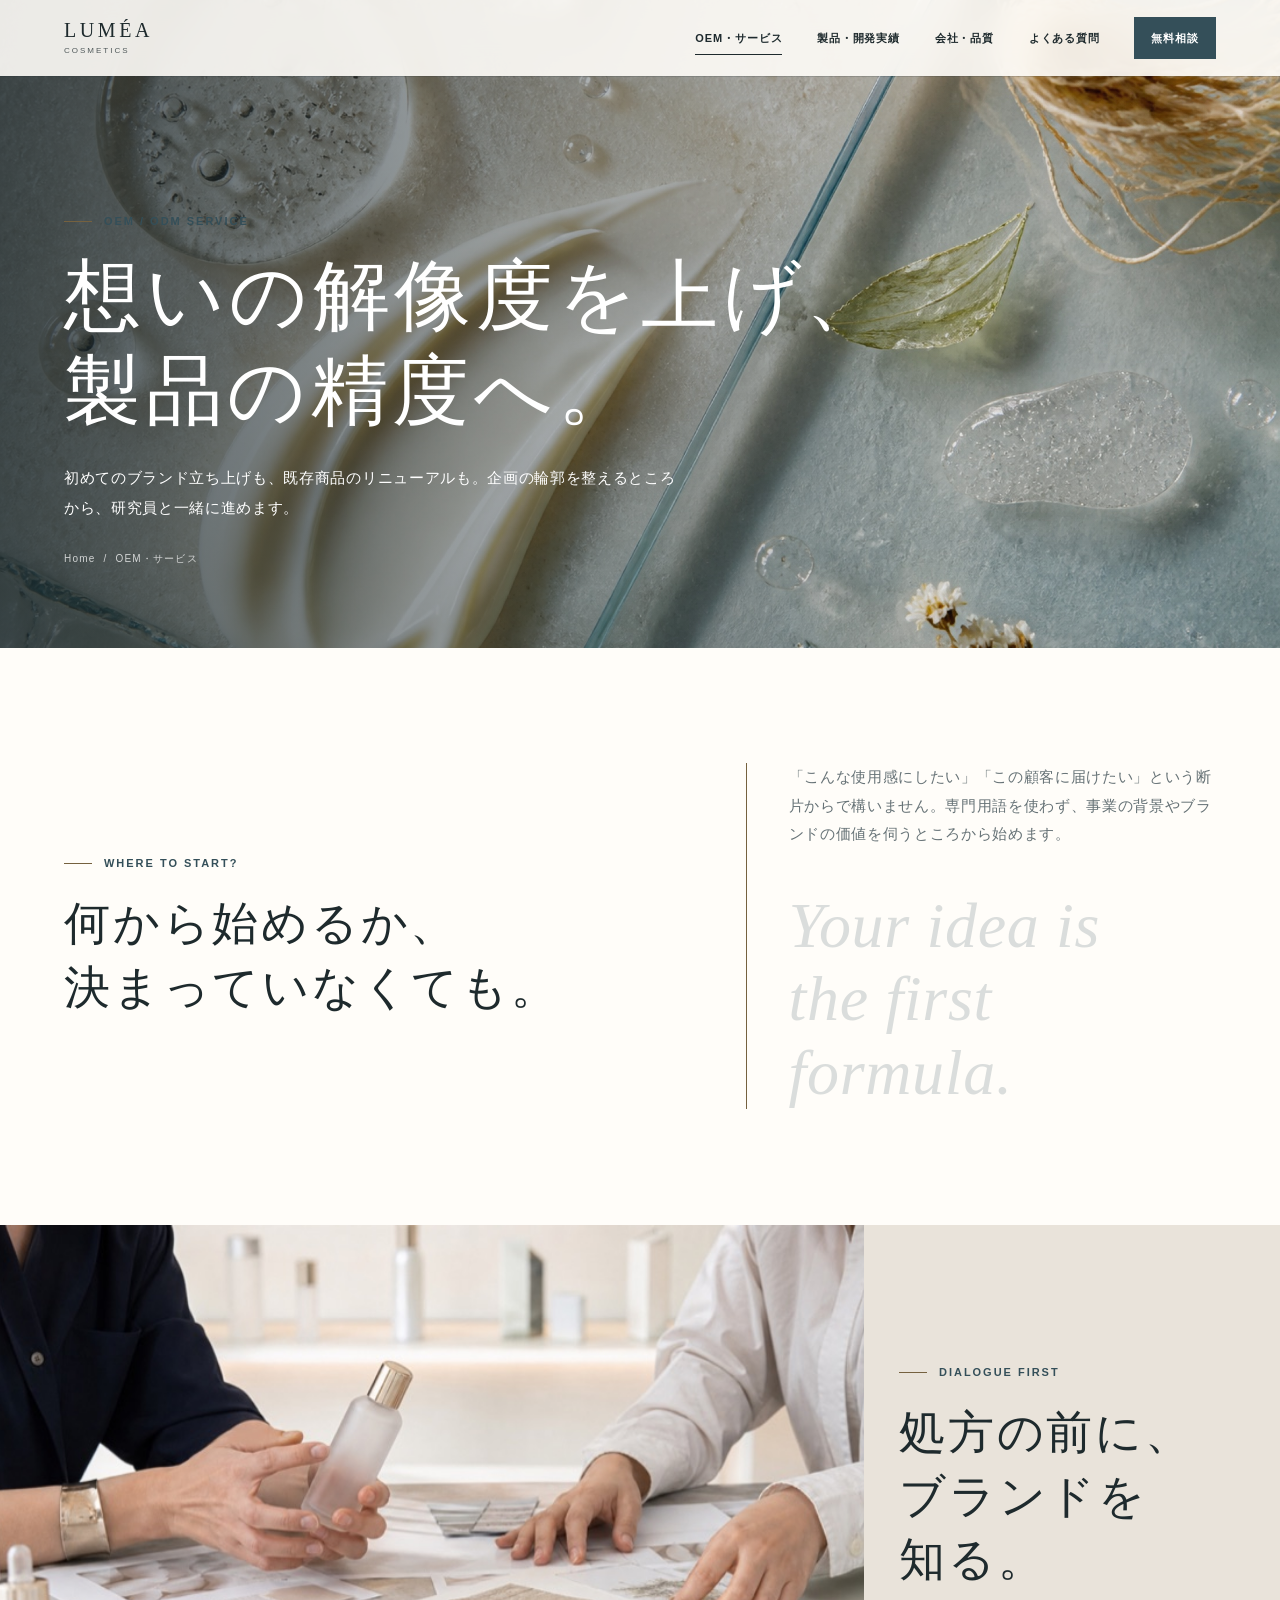
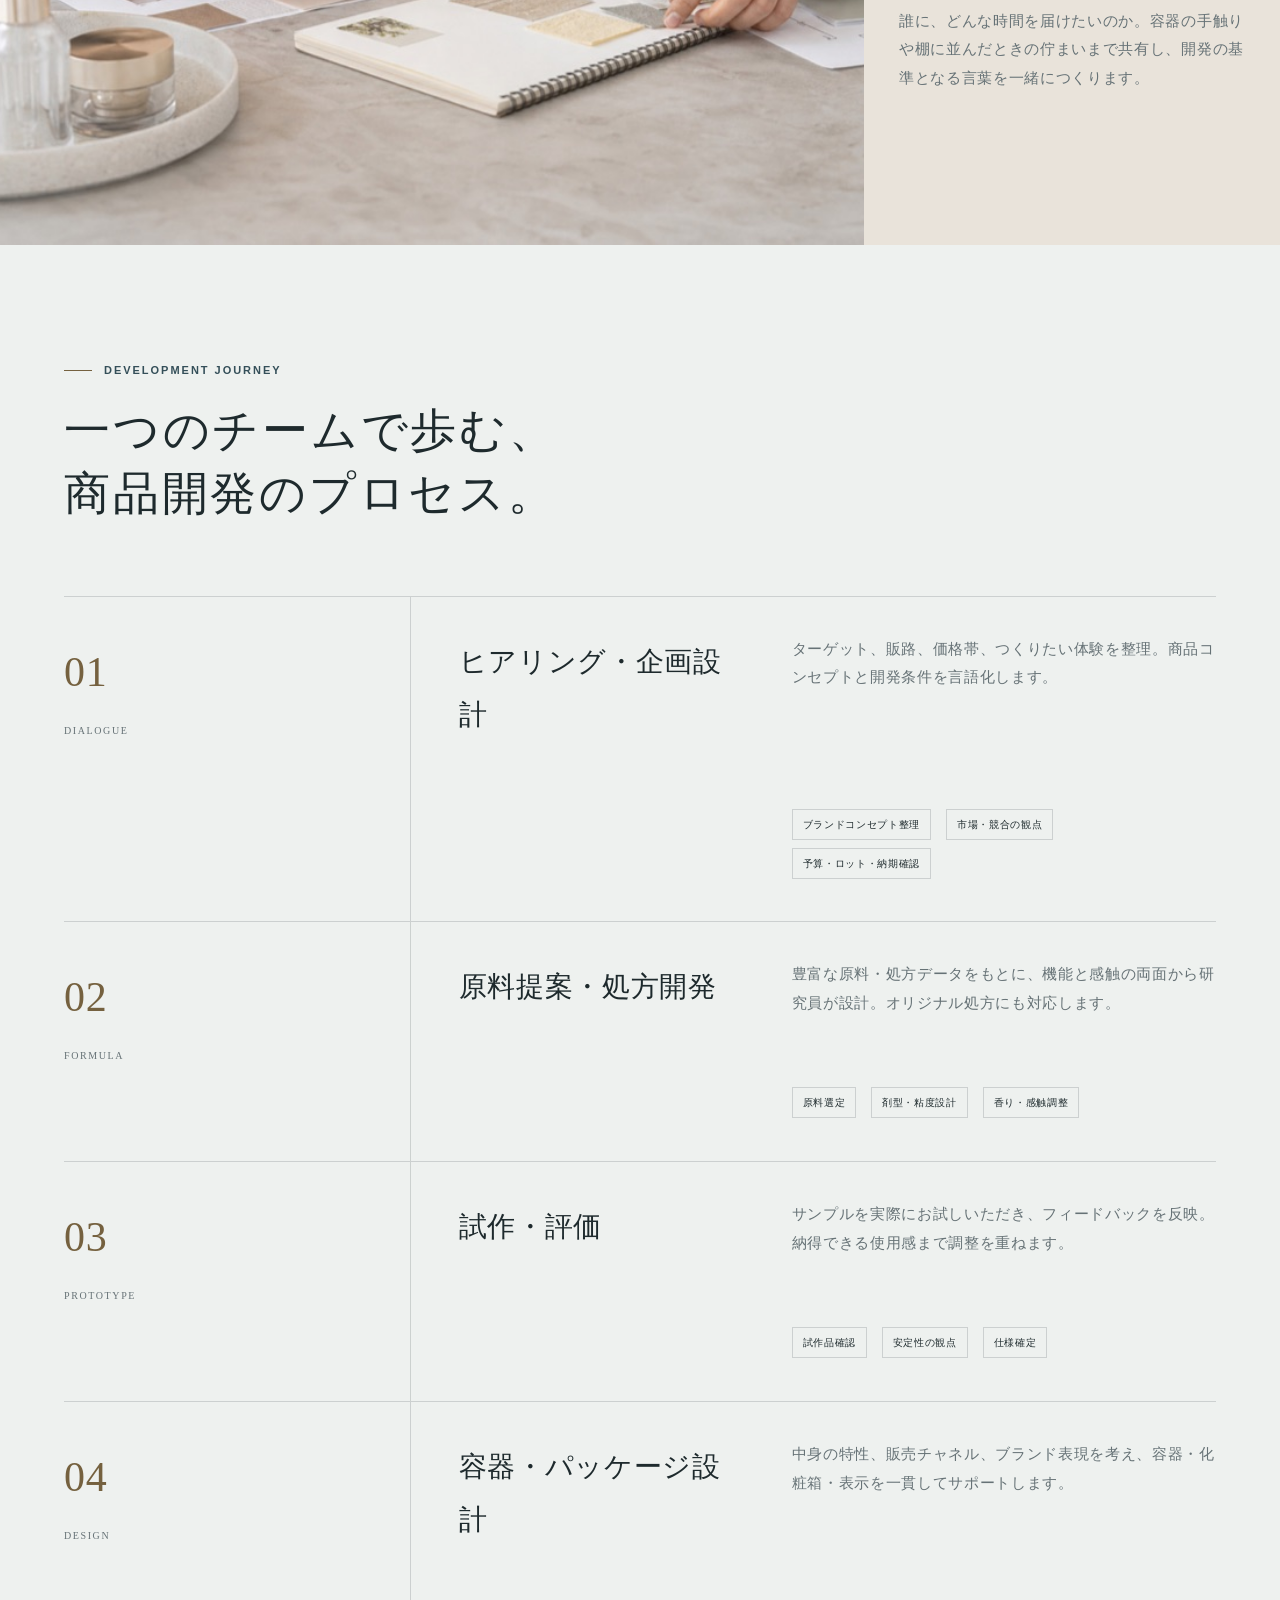
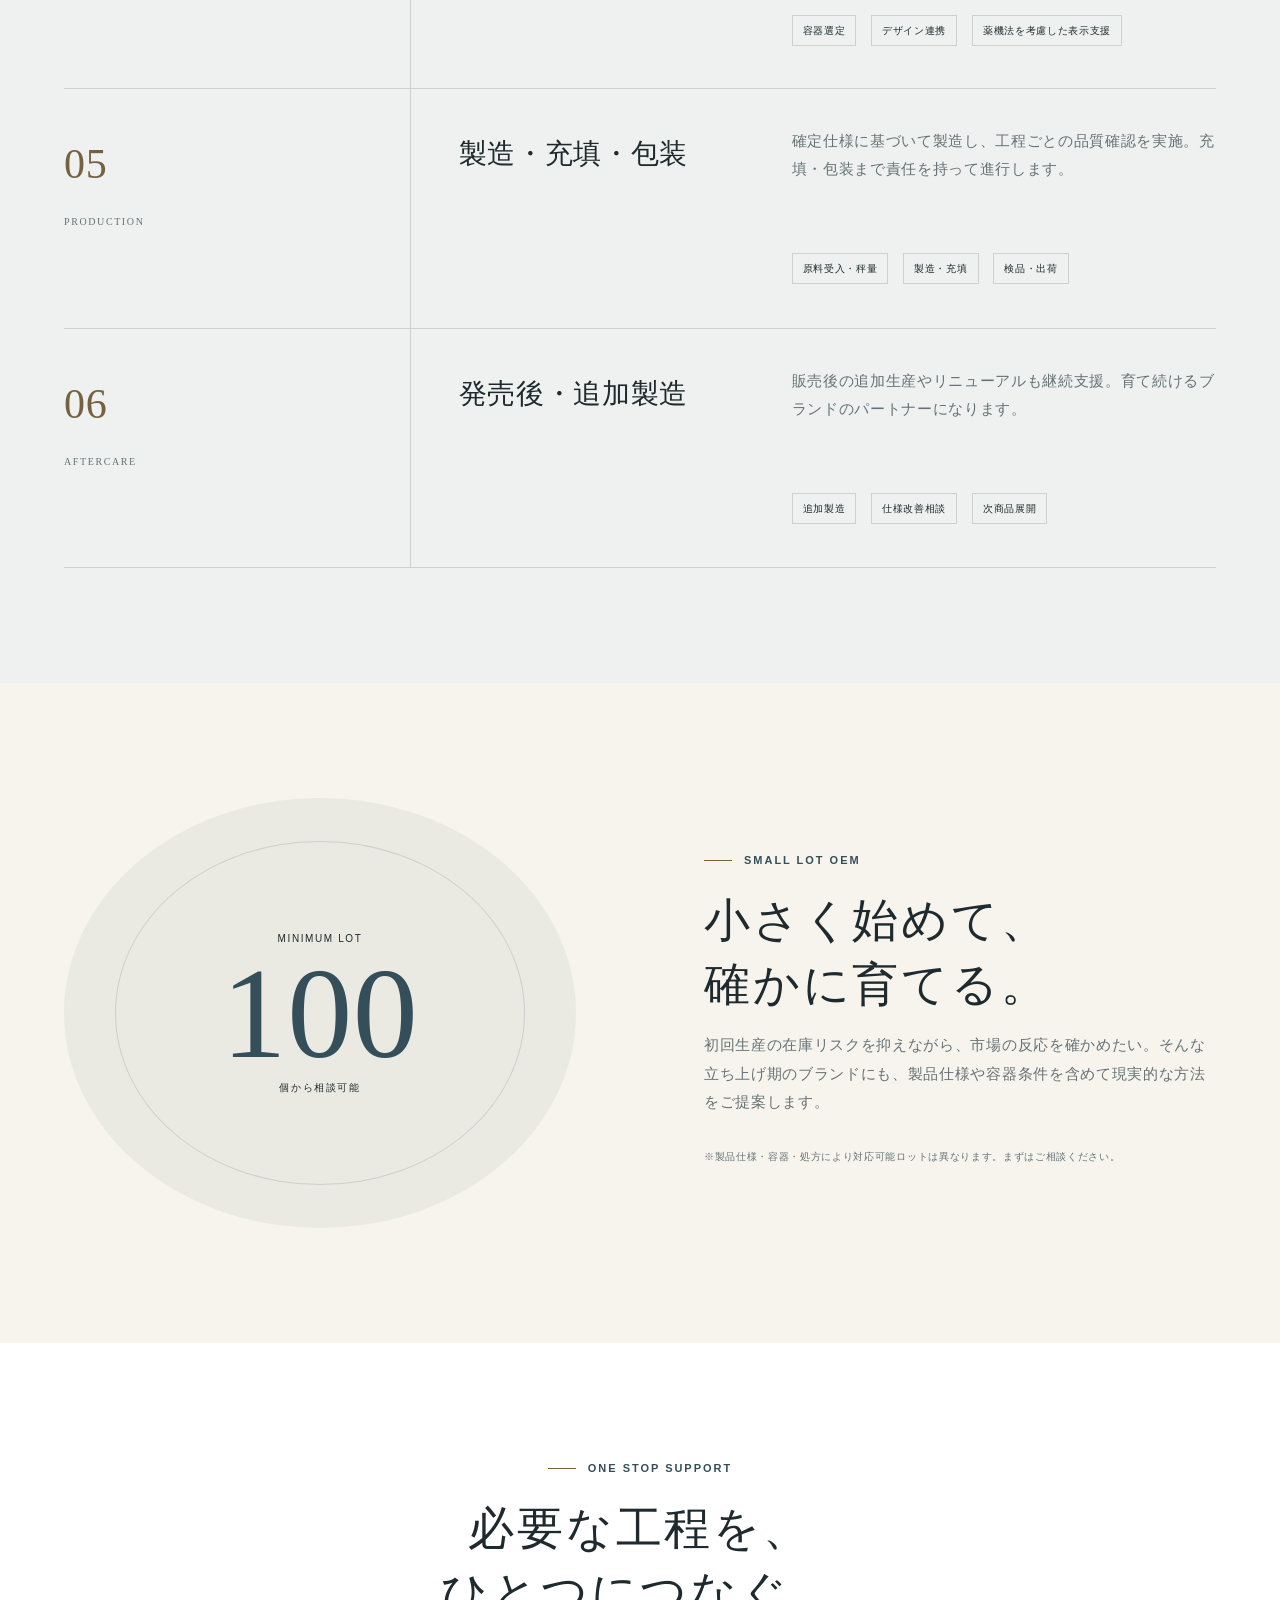
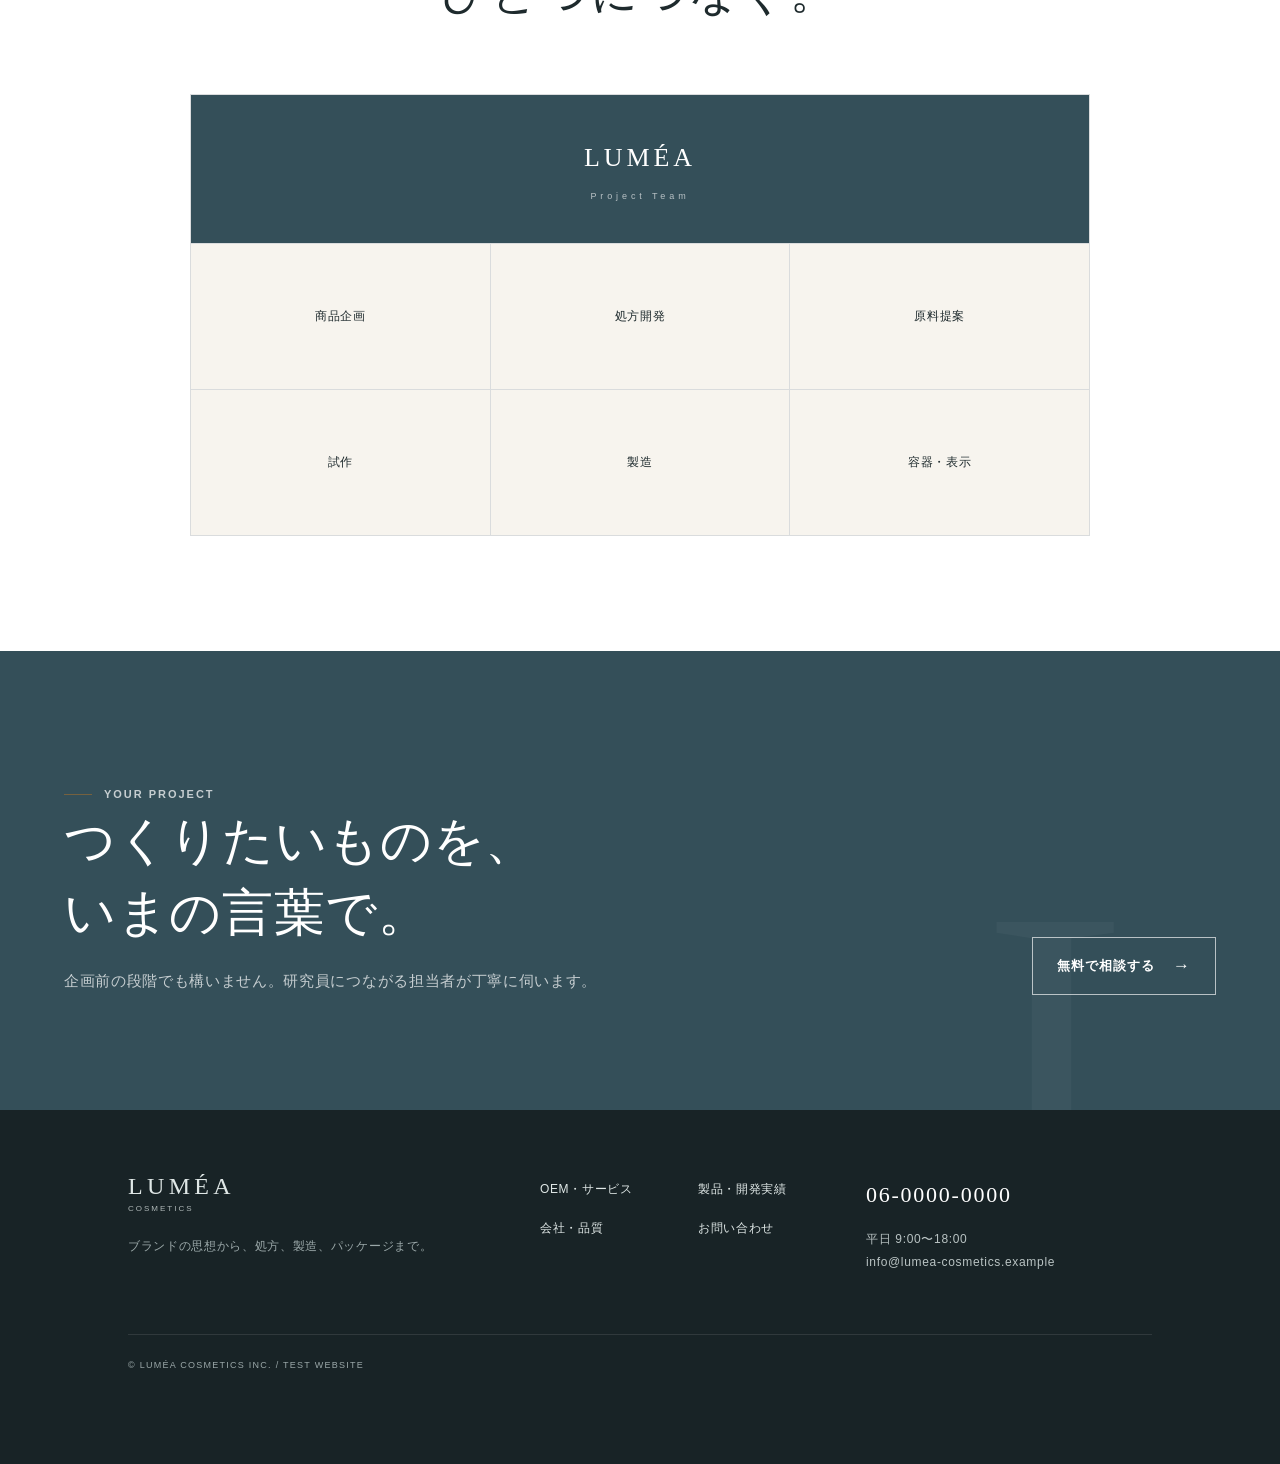
<file: oem/index.html>
<!doctype html>
<html lang="ja">
  <head>
    <meta charset="utf-8" />
    <meta name="viewport" content="width=device-width, initial-scale=1" />
    <meta
      name="description"
      content="LUMÉA COSMETICSの化粧品OEM・ODM。企画、処方開発、試作、製造、パッケージまで一貫支援。"
    />
    <title>OEM・サービス｜LUMÉA COSMETICS</title>
    <meta property="og:type" content="website" />
    <meta property="og:site_name" content="LUMÉA COSMETICS" />
    <meta property="og:title" content="OEM・サービス｜LUMÉA COSMETICS" />
    <meta property="og:description" content="LUMÉA COSMETICSの化粧品OEM・ODM。企画、処方開発、試作、製造、パッケージまで一貫支援。" />
    <meta name="twitter:card" content="summary" />
    <link rel="icon" href="../favicon.svg" type="image/svg+xml" />
    <link rel="apple-touch-icon" href="../apple-touch-icon.png" />
    <link rel="stylesheet" href="../assets/css/common.css" />
    <link rel="stylesheet" href="style.css" />
    <script src="../assets/js/main.js" defer></script>
  </head>
  <body>
    <a class="skip-link" href="#main">本文へ移動</a>
    <header class="site-header">
      <div class="header-inner">
        <a class="brand" href="../"
          ><span class="brand-main">LUMÉA</span
          ><span class="brand-sub">COSMETICS</span></a
        >
        <nav id="global-nav" class="global-nav" aria-label="メインナビゲーション">
          <a href="./" aria-current="page">OEM・サービス</a
          ><a href="../products/">製品・開発実績</a
          ><a href="../quality/">会社・品質</a
          ><a href="../contact/">よくある質問</a
          ><a class="nav-cta" href="../contact/">無料相談</a>
        </nav>
        <button
          class="menu-button"
          type="button"
          aria-label="メニューを開く"
          aria-expanded="false"
          aria-controls="global-nav"
        >
          <span></span><span></span>
        </button>
      </div>
    </header>
    <main id="main">
      <section class="page-hero oem-hero">
        <div class="page-hero__media">
          <img
            src="../assets/images/texture.jpg"
            srcset="../assets/images/texture-800.jpg 800w, ../assets/images/texture.jpg 2200w"
            sizes="100vw"
            width="2200"
            height="1466"
            alt="美容液とクリームの処方テクスチャ"
            decoding="async"
          />
        </div>
        <div class="page-hero__content">
          <p class="eyebrow">OEM / ODM Service</p>
          <h1 class="page-hero__title">
            想いの解像度を上げ、<br class="pc-only" />製品の<br
              class="sp-only"
            />精度へ。
          </h1>
          <p class="page-hero__lead">
            初めてのブランド立ち上げも、既存商品のリニューアルも。企画の輪郭を整えるところから、研究員と一緒に進めます。
          </p>
          <ol class="breadcrumb">
            <li><a href="../">Home</a></li>
            <li>OEM・サービス</li>
          </ol>
        </div>
      </section>

      <section class="section starting">
        <div class="wrap starting-grid">
          <div class="reveal">
            <p class="eyebrow">Where to Start?</p>
            <h2 class="section-title">
              何から始めるか、<br />決まっていなくても。
            </h2>
          </div>
          <div class="starting-note reveal">
            <p>
              「こんな使用感にしたい」「この顧客に届けたい」という断片からで構いません。専門用語を使わず、事業の背景やブランドの価値を伺うところから始めます。
            </p>
            <div class="quote">Your idea is<br />the first formula.</div>
          </div>
        </div>
      </section>

      <section class="project-dialogue">
        <div class="project-dialogue__image reveal">
          <img
            src="../assets/images/consultation.jpg"
            srcset="../assets/images/consultation-800.jpg 800w, ../assets/images/consultation.jpg 2200w"
            sizes="(max-width: 800px) 100vw, 50vw"
            width="2200"
            height="1466"
            alt="化粧品容器と素材を囲む商品企画の打ち合わせ"
            loading="lazy"
            decoding="async"
          />
        </div>
        <div class="project-dialogue__copy reveal">
          <p class="eyebrow">Dialogue First</p>
          <h2 class="section-title">
            処方の前に、<br class="pc-only" />ブランドを<br
              class="pc-only"
            />知る。
          </h2>
          <p>
            誰に、どんな時間を届けたいのか。容器の手触りや棚に並んだときの佇まいまで共有し、開発の基準となる言葉を一緒につくります。
          </p>
        </div>
      </section>

      <section class="journey">
        <div class="wrap">
          <div class="journey-head reveal">
            <p class="eyebrow">Development Journey</p>
            <h2 class="section-title">
              一つのチームで歩む、<br />商品開発のプロセス。
            </h2>
          </div>
          <ol class="journey-list">
            <li class="reveal">
              <div class="step-no">01 <small>Dialogue</small></div>
              <div class="step-body">
                <h3>ヒアリング・企画設計</h3>
                <p>
                  ターゲット、販路、価格帯、つくりたい体験を整理。商品コンセプトと開発条件を言語化します。
                </p>
                <ul>
                  <li>ブランドコンセプト整理</li>
                  <li>市場・競合の観点</li>
                  <li>予算・ロット・納期確認</li>
                </ul>
              </div>
            </li>
            <li class="reveal">
              <div class="step-no">02 <small>Formula</small></div>
              <div class="step-body">
                <h3>原料提案・処方開発</h3>
                <p>
                  豊富な原料・処方データをもとに、機能と感触の両面から研究員が設計。オリジナル処方にも対応します。
                </p>
                <ul>
                  <li>原料選定</li>
                  <li>剤型・粘度設計</li>
                  <li>香り・感触調整</li>
                </ul>
              </div>
            </li>
            <li class="reveal">
              <div class="step-no">03 <small>Prototype</small></div>
              <div class="step-body">
                <h3>試作・評価</h3>
                <p>
                  サンプルを実際にお試しいただき、フィードバックを反映。納得できる使用感まで調整を重ねます。
                </p>
                <ul>
                  <li>試作品確認</li>
                  <li>安定性の観点</li>
                  <li>仕様確定</li>
                </ul>
              </div>
            </li>
            <li class="reveal">
              <div class="step-no">04 <small>Design</small></div>
              <div class="step-body">
                <h3>容器・パッケージ設計</h3>
                <p>
                  中身の特性、販売チャネル、ブランド表現を考え、容器・化粧箱・表示を一貫してサポートします。
                </p>
                <ul>
                  <li>容器選定</li>
                  <li>デザイン連携</li>
                  <li>薬機法を考慮した表示支援</li>
                </ul>
              </div>
            </li>
            <li class="reveal">
              <div class="step-no">05 <small>Production</small></div>
              <div class="step-body">
                <h3>製造・充填・包装</h3>
                <p>
                  確定仕様に基づいて製造し、工程ごとの品質確認を実施。充填・包装まで責任を持って進行します。
                </p>
                <ul>
                  <li>原料受入・秤量</li>
                  <li>製造・充填</li>
                  <li>検品・出荷</li>
                </ul>
              </div>
            </li>
            <li class="reveal">
              <div class="step-no">06 <small>Aftercare</small></div>
              <div class="step-body">
                <h3>発売後・追加製造</h3>
                <p>
                  販売後の追加生産やリニューアルも継続支援。育て続けるブランドのパートナーになります。
                </p>
                <ul>
                  <li>追加製造</li>
                  <li>仕様改善相談</li>
                  <li>次商品展開</li>
                </ul>
              </div>
            </li>
          </ol>
        </div>
      </section>

      <section class="small-lot section">
        <div class="wrap small-lot-grid">
          <div class="small-lot-number reveal">
            <span>MINIMUM LOT</span><strong>100</strong><em>個から相談可能</em>
          </div>
          <div class="small-lot-copy reveal">
            <p class="eyebrow">Small Lot OEM</p>
            <h2 class="section-title">小さく始めて、<br />確かに育てる。</h2>
            <p>
              初回生産の在庫リスクを抑えながら、市場の反応を確かめたい。そんな立ち上げ期のブランドにも、製品仕様や容器条件を含めて現実的な方法をご提案します。
            </p>
            <p class="annotation">
              ※製品仕様・容器・処方により対応可能ロットは異なります。まずはご相談ください。
            </p>
          </div>
        </div>
      </section>

      <section class="support-map section">
        <div class="wrap">
          <div class="support-title reveal">
            <p class="eyebrow">One Stop Support</p>
            <h2 class="section-title">必要な工程を、<br />ひとつにつなぐ。</h2>
          </div>
          <div class="orbit reveal">
            <div class="orbit-center">LUMÉA<small>Project Team</small></div>
            <span style="--i: 0">商品企画</span
            ><span style="--i: 1">処方開発</span
            ><span style="--i: 2">原料提案</span><span style="--i: 3">試作</span
            ><span style="--i: 4">製造</span
            ><span style="--i: 5">容器・表示</span>
          </div>
        </div>
      </section>

      <section class="cta-band">
        <div class="wrap cta-band__inner">
          <div>
            <p class="eyebrow">Your Project</p>
            <h2>つくりたいものを、<br />いまの言葉で。</h2>
            <p>
              企画前の段階でも構いません。研究員につながる担当者が丁寧に伺います。
            </p>
          </div>
          <div class="cta-band__actions">
            <a class="button button--light" href="../contact/"
              >無料で相談する</a
            >
          </div>
        </div>
      </section>
    </main>
    <footer class="site-footer">
      <div class="wrap">
        <div class="footer-grid">
          <div class="footer-brand">
            <a class="brand" href="../"
              ><span class="brand-main">LUMÉA</span
              ><span class="brand-sub">COSMETICS</span></a
            >
            <p>ブランドの思想から、処方、製造、パッケージまで。</p>
          </div>
          <nav class="footer-nav" aria-label="フッターナビゲーション">
            <a href="./">OEM・サービス</a
            ><a href="../products/">製品・開発実績</a
            ><a href="../quality/">会社・品質</a
            ><a href="../contact/">お問い合わせ</a>
          </nav>
          <div class="footer-contact">
            <strong>06-0000-0000</strong>
            <p>平日 9:00〜18:00<br />info@lumea-cosmetics.example</p>
          </div>
        </div>
        <p class="copyright">© LUMÉA COSMETICS INC. / TEST WEBSITE</p>
      </div>
    </footer>
    <div class="mobile-cta">
      <a href="tel:0600000000">電話で相談</a
      ><a href="../contact/">無料相談フォーム</a>
    </div>
  </body>
</html>
</file>
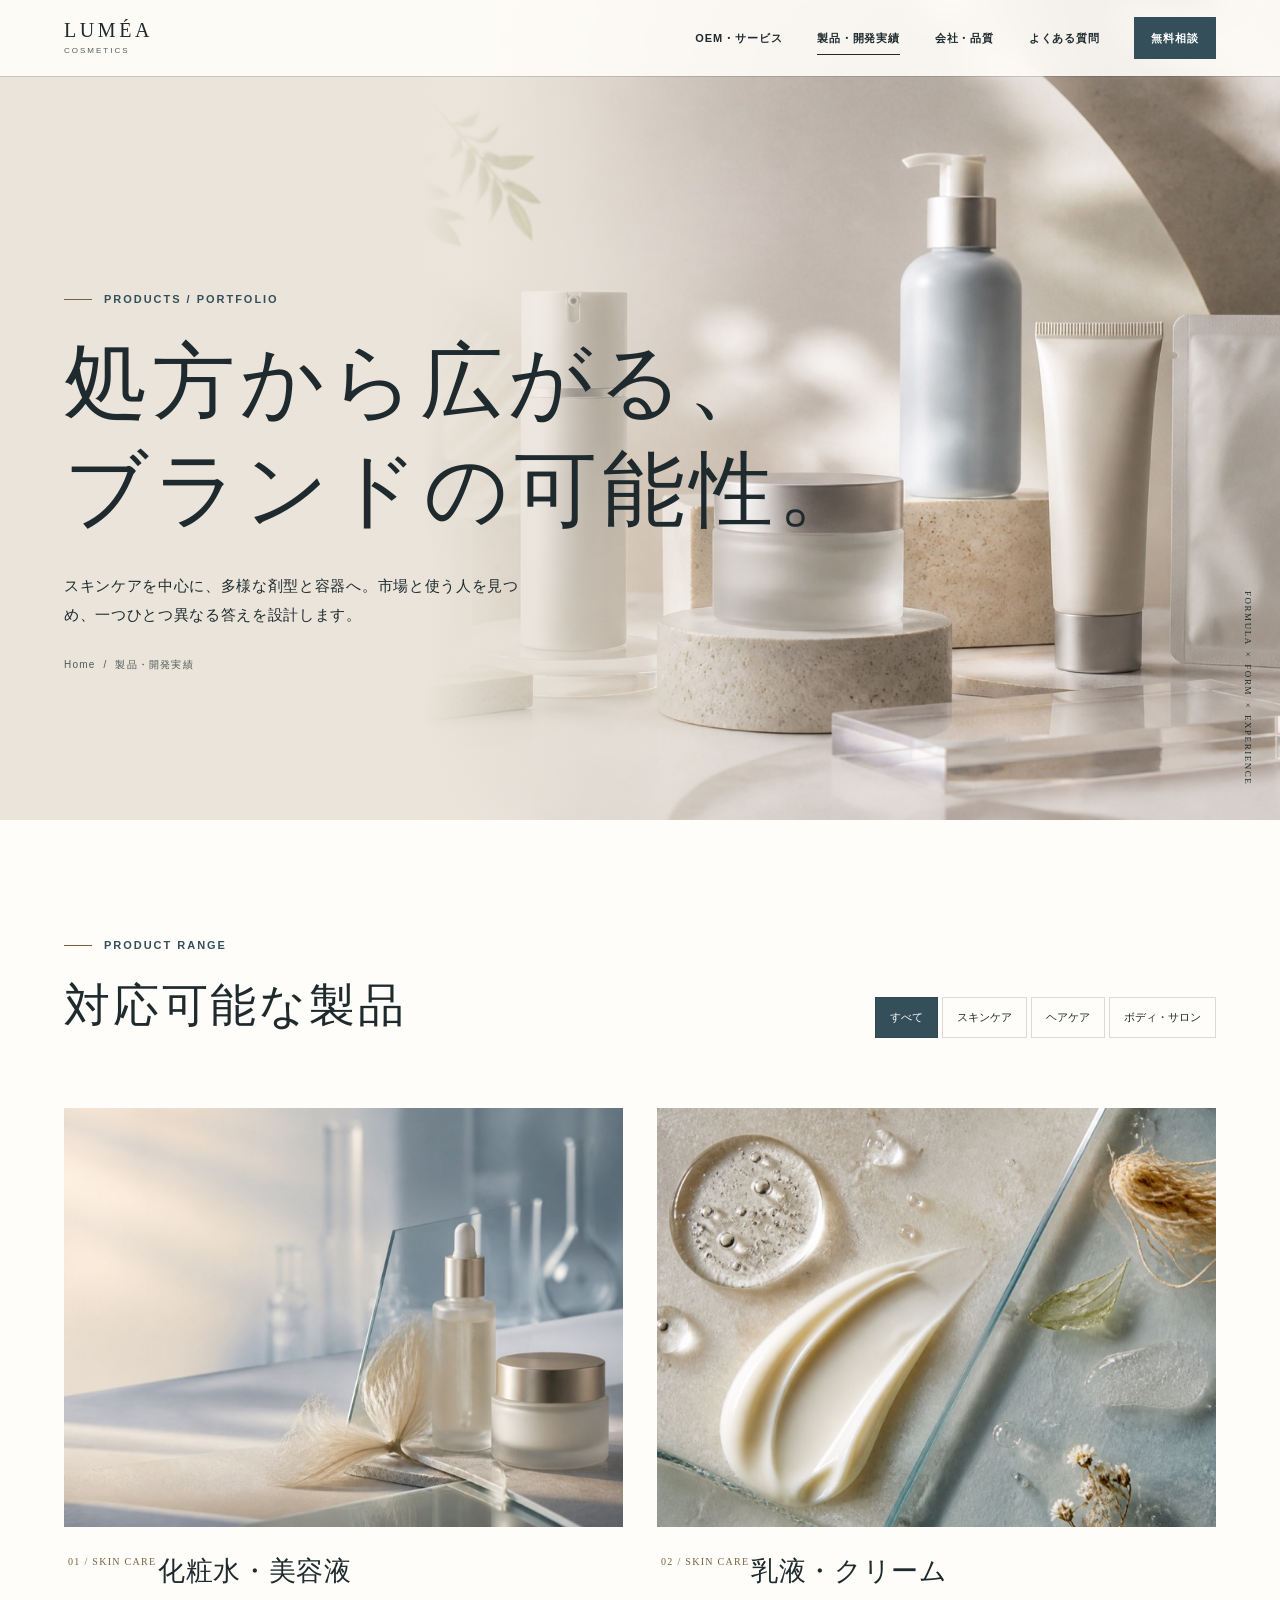
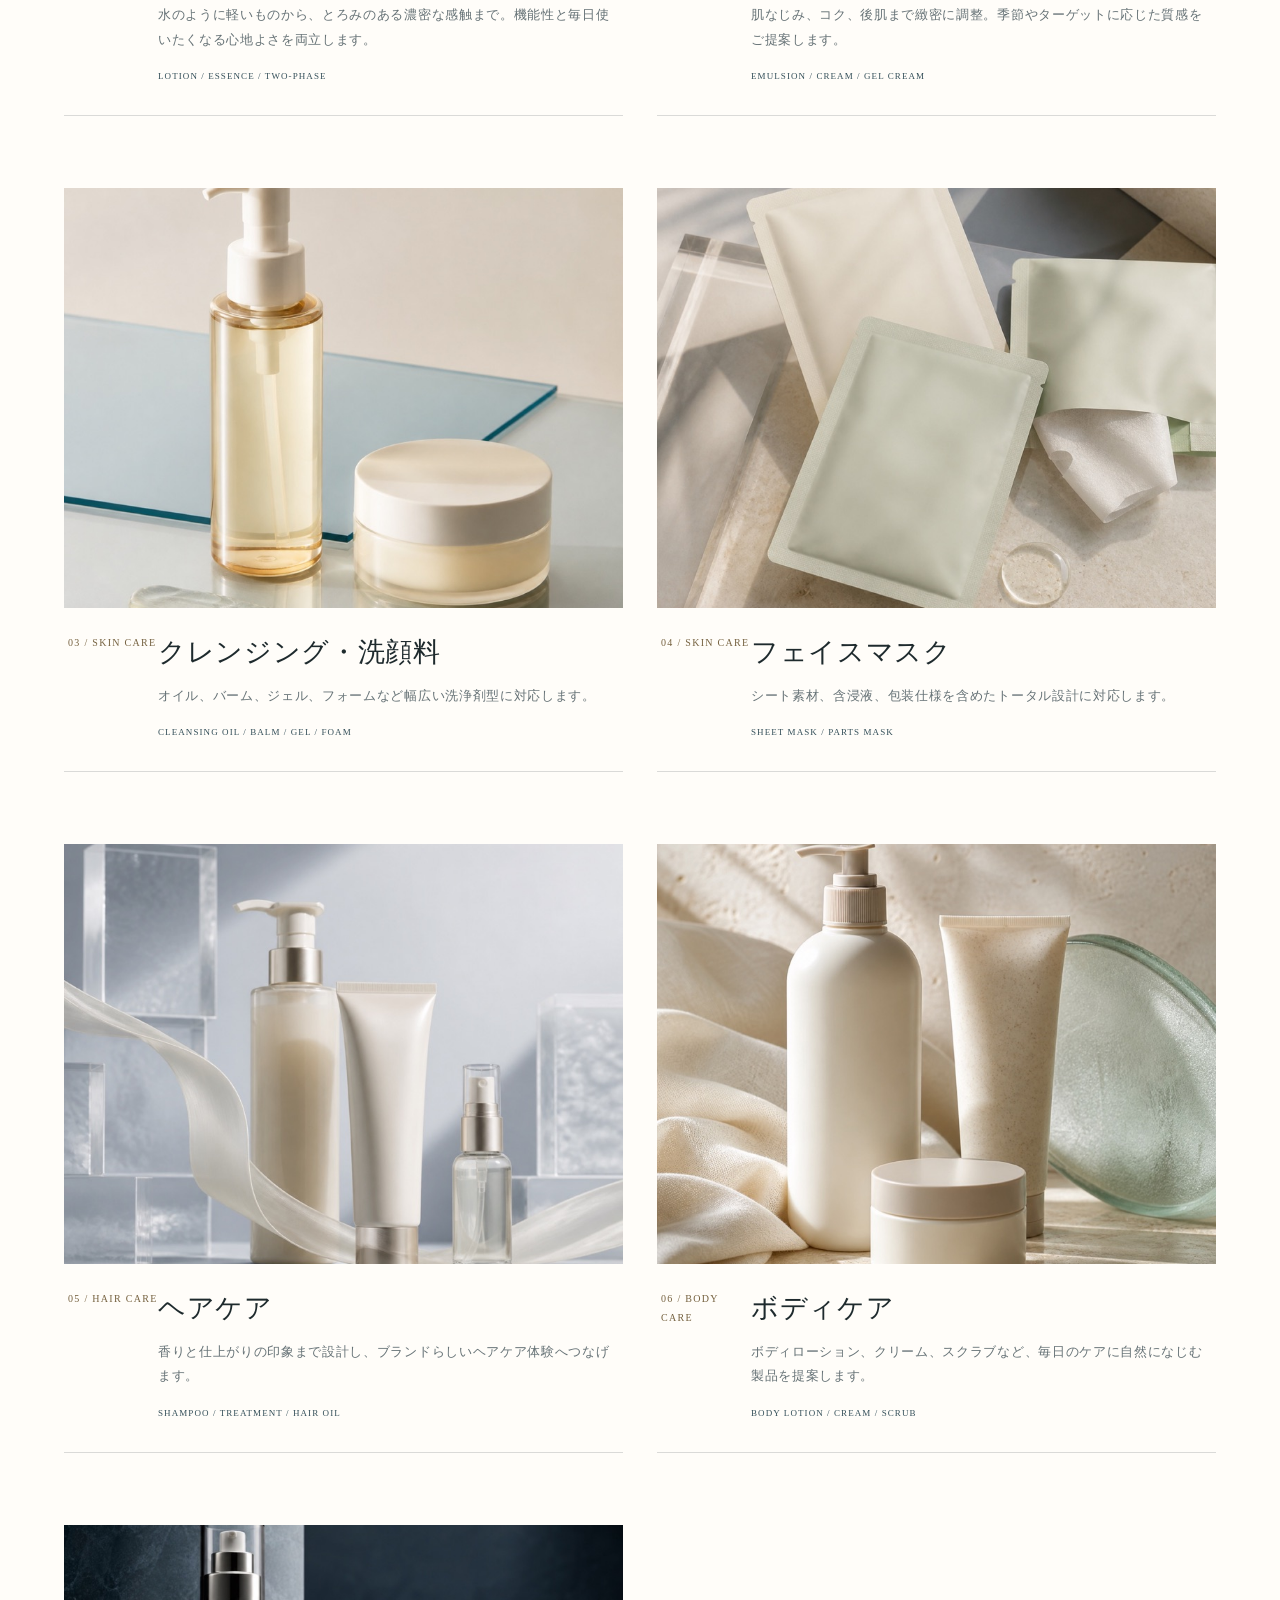
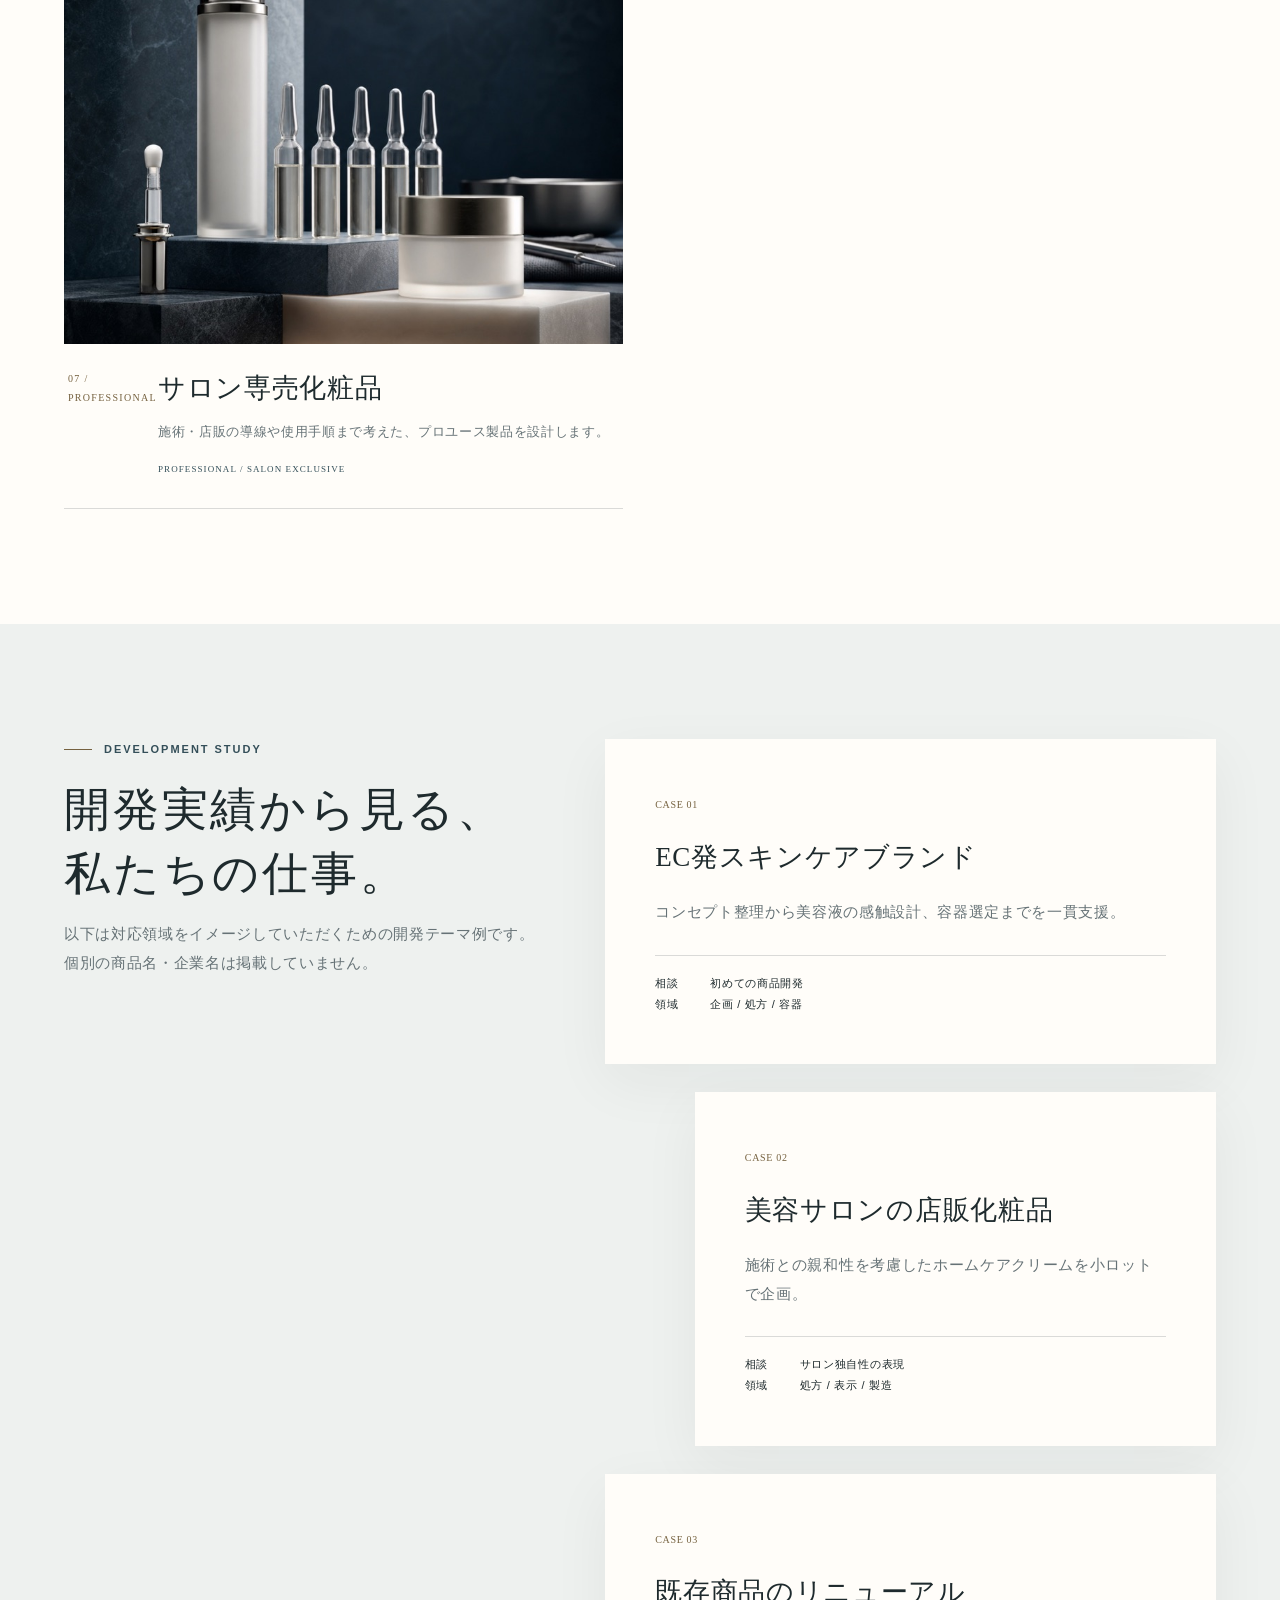
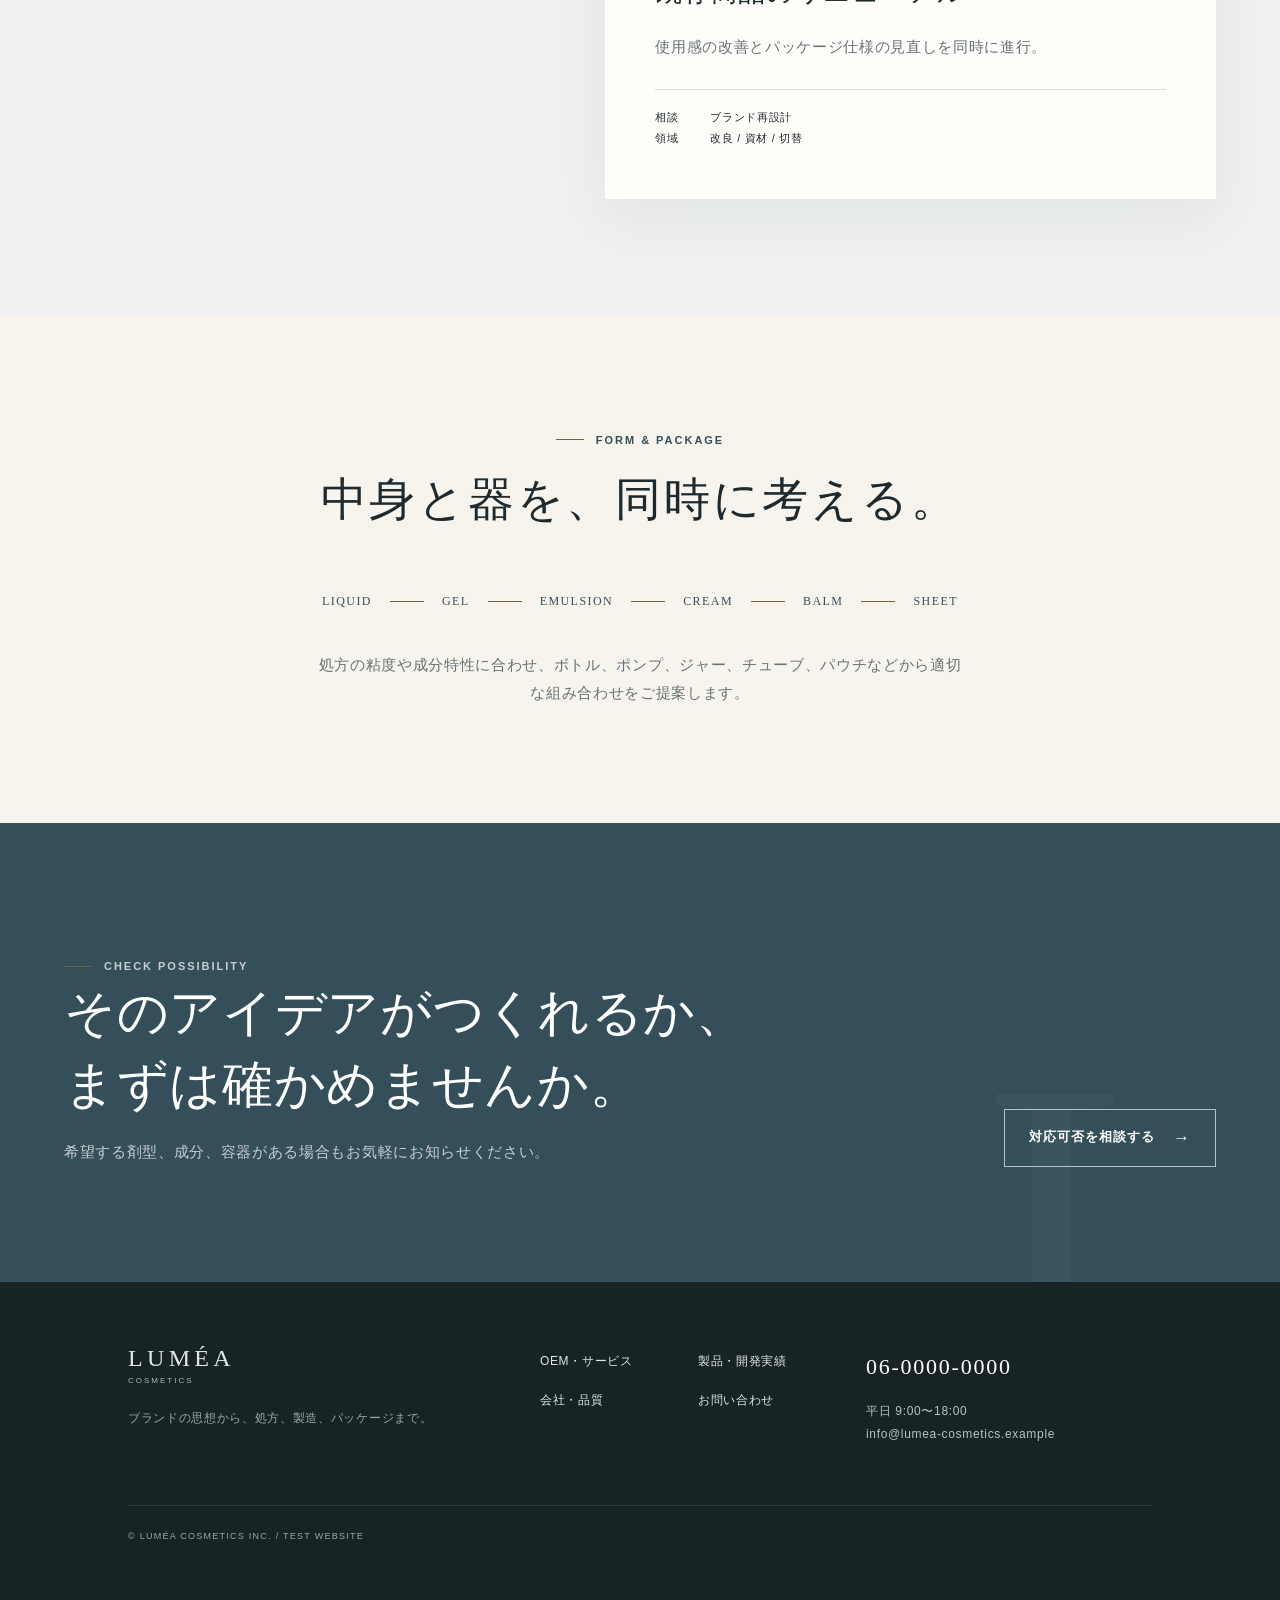
<file: products/index.html>
<!doctype html>
<html lang="ja">
  <head>
    <meta charset="utf-8" />
    <meta name="viewport" content="width=device-width,initial-scale=1" />
    <meta
      name="description"
      content="スキンケア、ヘアケア、ボディケア、サロン専売化粧品のOEM対応製品と開発領域。"
    />
    <title>製品・開発実績｜LUMÉA COSMETICS</title>
    <meta property="og:type" content="website" />
    <meta property="og:site_name" content="LUMÉA COSMETICS" />
    <meta property="og:title" content="製品・開発実績｜LUMÉA COSMETICS" />
    <meta property="og:description" content="スキンケア、ヘアケア、ボディケア、サロン専売化粧品のOEM対応製品と開発領域。" />
    <meta name="twitter:card" content="summary" />
    <link rel="icon" href="../favicon.svg" type="image/svg+xml" />
    <link rel="apple-touch-icon" href="../apple-touch-icon.png" />
    <link rel="stylesheet" href="../assets/css/common.css" />
    <link rel="stylesheet" href="style.css" />
    <script src="../assets/js/main.js" defer></script>
  </head>
  <body>
    <a class="skip-link" href="#main">本文へ移動</a>
    <header class="site-header">
      <div class="header-inner">
        <a class="brand" href="../"
          ><span class="brand-main">LUMÉA</span
          ><span class="brand-sub">COSMETICS</span></a
        >
        <nav id="global-nav" class="global-nav" aria-label="メインナビゲーション">
          <a href="../oem/">OEM・サービス</a
          ><a href="./" aria-current="page">製品・開発実績</a
          ><a href="../quality/">会社・品質</a
          ><a href="../contact/">よくある質問</a
          ><a class="nav-cta" href="../contact/">無料相談</a>
        </nav>
        <button
          class="menu-button"
          type="button"
          aria-label="メニューを開く"
          aria-expanded="false"
          aria-controls="global-nav"
        >
          <span></span><span></span>
        </button>
      </div>
    </header>
    <main id="main">
      <section class="product-hero">
        <div class="product-hero__image">
          <img
            src="../assets/images/product-line.jpg"
            srcset="../assets/images/product-line-800.jpg 800w, ../assets/images/product-line.jpg 2200w"
            sizes="100vw"
            width="2200"
            height="1466"
            alt="多様な化粧品容器のプロトタイプ"
            decoding="async"
          />
        </div>
        <div class="product-hero__title">
          <p class="eyebrow">Products / Portfolio</p>
          <h1>処方から広がる、<br />ブランドの可能性。</h1>
          <p>
            スキンケアを中心に、多様な剤型と容器へ。市場と使う人を見つめ、一つひとつ異なる答えを設計します。
          </p>
          <ol class="breadcrumb">
            <li><a href="../">Home</a></li>
            <li>製品・開発実績</li>
          </ol>
        </div>
        <span class="vertical-label">FORMULA × FORM × EXPERIENCE</span>
      </section>

      <section class="section catalog">
        <div class="wrap">
          <div class="catalog-head">
            <div>
              <p class="eyebrow">Product Range</p>
              <h2 class="section-title">対応可能な製品</h2>
            </div>
            <div class="filter" role="group" aria-label="製品カテゴリ">
              <button data-filter="all" aria-pressed="true">すべて</button
              ><button data-filter="skin" aria-pressed="false">
                スキンケア</button
              ><button data-filter="hair" aria-pressed="false">ヘアケア</button
              ><button data-filter="body" aria-pressed="false">
                ボディ・サロン
              </button>
            </div>
          </div>
          <div class="product-stream">
            <article data-category="skin" class="product-tile reveal">
              <div class="product-tile__image">
                <img
                  src="../assets/images/hero-products.jpg"
                  srcset="../assets/images/hero-products-800.jpg 800w, ../assets/images/hero-products.jpg 2200w"
                  sizes="(max-width: 800px) 100vw, 60vw"
                  width="2200"
                  height="1466"
                  alt="化粧水と美容液の製品イメージ"
                  loading="lazy"
                  decoding="async"
                />
              </div>
              <div class="product-tile__body">
                <span>01 / SKIN CARE</span>
                <h3>化粧水・美容液</h3>
                <p>
                  水のように軽いものから、とろみのある濃密な感触まで。機能性と毎日使いたくなる心地よさを両立します。
                </p>
                <small>LOTION / ESSENCE / TWO-PHASE</small>
              </div>
            </article>
            <article data-category="skin" class="product-tile reveal">
              <div class="product-tile__image">
                <img
                  src="../assets/images/texture.jpg"
                  srcset="../assets/images/texture-800.jpg 800w, ../assets/images/texture.jpg 2200w"
                  sizes="(max-width: 800px) 100vw, 60vw"
                  width="2200"
                  height="1466"
                  alt="乳液とクリームのなめらかなテクスチャ"
                  loading="lazy"
                  decoding="async"
                />
              </div>
              <div class="product-tile__body">
                <span>02 / SKIN CARE</span>
                <h3>乳液・クリーム</h3>
                <p>
                  肌なじみ、コク、後肌まで緻密に調整。季節やターゲットに応じた質感をご提案します。
                </p>
                <small>EMULSION / CREAM / GEL CREAM</small>
              </div>
            </article>
            <article data-category="skin" class="product-tile reveal">
              <div class="product-tile__image">
                <img
                  src="../assets/images/product-cleansing.jpg"
                  srcset="../assets/images/product-cleansing-800.jpg 800w, ../assets/images/product-cleansing.jpg 1400w"
                  sizes="(max-width: 700px) 100vw, 40vw"
                  width="1400"
                  height="1400"
                  alt="クレンジングオイルとクレンジングバームの製品イメージ"
                  loading="lazy"
                  decoding="async"
                />
              </div>
              <div class="product-tile__body">
                <span>03 / SKIN CARE</span>
                <h3>クレンジング・洗顔料</h3>
                <p>
                  オイル、バーム、ジェル、フォームなど幅広い洗浄剤型に対応します。
                </p>
                <small>CLEANSING OIL / BALM / GEL / FOAM</small>
              </div>
            </article>
            <article data-category="skin" class="product-tile reveal">
              <div class="product-tile__image">
                <img
                  src="../assets/images/product-mask.jpg"
                  srcset="../assets/images/product-mask-800.jpg 800w, ../assets/images/product-mask.jpg 1400w"
                  sizes="(max-width: 700px) 100vw, 40vw"
                  width="1400"
                  height="1400"
                  alt="フェイスマスクのパッケージ製品イメージ"
                  loading="lazy"
                  decoding="async"
                />
              </div>
              <div class="product-tile__body">
                <span>04 / SKIN CARE</span>
                <h3>フェイスマスク</h3>
                <p>
                  シート素材、含浸液、包装仕様を含めたトータル設計に対応します。
                </p>
                <small>SHEET MASK / PARTS MASK</small>
              </div>
            </article>
            <article data-category="hair" class="product-tile reveal">
              <div class="product-tile__image">
                <img
                  src="../assets/images/product-hair.jpg"
                  srcset="../assets/images/product-hair-800.jpg 800w, ../assets/images/product-hair.jpg 1400w"
                  sizes="(max-width: 700px) 100vw, 40vw"
                  width="1400"
                  height="1400"
                  alt="シャンプー、トリートメント、ヘアオイルの製品イメージ"
                  loading="lazy"
                  decoding="async"
                />
              </div>
              <div class="product-tile__body">
                <span>05 / HAIR CARE</span>
                <h3>ヘアケア</h3>
                <p>
                  香りと仕上がりの印象まで設計し、ブランドらしいヘアケア体験へつなげます。
                </p>
                <small>SHAMPOO / TREATMENT / HAIR OIL</small>
              </div>
            </article>
            <article data-category="body" class="product-tile reveal">
              <div class="product-tile__image">
                <img
                  src="../assets/images/product-body.jpg"
                  srcset="../assets/images/product-body-800.jpg 800w, ../assets/images/product-body.jpg 1400w"
                  sizes="(max-width: 700px) 100vw, 40vw"
                  width="1400"
                  height="1400"
                  alt="ボディローション、スクラブ、クリームの製品イメージ"
                  loading="lazy"
                  decoding="async"
                />
              </div>
              <div class="product-tile__body">
                <span>06 / BODY CARE</span>
                <h3>ボディケア</h3>
                <p>
                  ボディローション、クリーム、スクラブなど、毎日のケアに自然になじむ製品を提案します。
                </p>
                <small>BODY LOTION / CREAM / SCRUB</small>
              </div>
            </article>
            <article data-category="body" class="product-tile reveal">
              <div class="product-tile__image">
                <img
                  src="../assets/images/product-salon.jpg"
                  srcset="../assets/images/product-salon-800.jpg 800w, ../assets/images/product-salon.jpg 1400w"
                  sizes="(max-width: 700px) 100vw, 40vw"
                  width="1400"
                  height="1400"
                  alt="サロン専売化粧品のプロフェッショナル製品イメージ"
                  loading="lazy"
                  decoding="async"
                />
              </div>
              <div class="product-tile__body">
                <span>07 / PROFESSIONAL</span>
                <h3>サロン専売化粧品</h3>
                <p>
                  施術・店販の導線や使用手順まで考えた、プロユース製品を設計します。
                </p>
                <small>PROFESSIONAL / SALON EXCLUSIVE</small>
              </div>
            </article>
          </div>
        </div>
      </section>

      <section class="case-study section">
        <div class="wrap case-grid">
          <div class="case-heading reveal">
            <p class="eyebrow">Development Study</p>
            <h2 class="section-title">
              開発実績から見る、<br />私たちの仕事。
            </h2>
            <p>
              以下は対応領域をイメージしていただくための開発テーマ例です。個別の商品名・企業名は掲載していません。
            </p>
          </div>
          <div class="case-pages">
            <article class="reveal">
              <span>CASE 01</span>
              <h3>EC発<br class="sp-only" />スキンケアブランド</h3>
              <p>
                コンセプト整理から美容液の感触設計、容器選定までを一貫支援。
              </p>
              <dl>
                <dt>相談</dt>
                <dd>初めての商品開発</dd>
                <dt>領域</dt>
                <dd>企画 / 処方 / 容器</dd>
              </dl>
            </article>
            <article class="reveal">
              <span>CASE 02</span>
              <h3>美容サロンの<br class="sp-only" />店販化粧品</h3>
              <p>
                施術との親和性を考慮したホームケアクリームを小ロットで企画。
              </p>
              <dl>
                <dt>相談</dt>
                <dd>サロン独自性の表現</dd>
                <dt>領域</dt>
                <dd>処方 / 表示 / 製造</dd>
              </dl>
            </article>
            <article class="reveal">
              <span>CASE 03</span>
              <h3>既存商品の<br class="sp-only" />リニューアル</h3>
              <p>使用感の改善とパッケージ仕様の見直しを同時に進行。</p>
              <dl>
                <dt>相談</dt>
                <dd>ブランド再設計</dd>
                <dt>領域</dt>
                <dd>改良 / 資材 / 切替</dd>
              </dl>
            </article>
          </div>
        </div>
      </section>

      <section class="form-factors section">
        <div class="wrap">
          <p class="eyebrow">Form & Package</p>
          <h2 class="section-title">
            中身と器を、<br class="sp-only" />同時に考える。
          </h2>
          <div class="factor-line">
            <span>LIQUID</span><i></i><span>GEL</span><i></i
            ><span>EMULSION</span><i></i><span>CREAM</span><i></i
            ><span>BALM</span><i></i><span>SHEET</span>
          </div>
          <p>
            処方の粘度や成分特性に合わせ、ボトル、ポンプ、ジャー、チューブ、パウチなどから適切な組み合わせをご提案します。
          </p>
        </div>
      </section>
      <section class="cta-band">
        <div class="wrap cta-band__inner">
          <div>
            <p class="eyebrow">Check Possibility</p>
            <h2>
              そのアイデアがつくれるか、<br
                class="pc-only"
              />まずは確かめませんか。
            </h2>
            <p>
              希望する剤型、成分、容器がある場合もお気軽にお知らせください。
            </p>
          </div>
          <div class="cta-band__actions">
            <a class="button button--light" href="../contact/"
              >対応可否を相談する</a
            >
          </div>
        </div>
      </section>
    </main>
    <footer class="site-footer">
      <div class="wrap">
        <div class="footer-grid">
          <div class="footer-brand">
            <a class="brand" href="../"
              ><span class="brand-main">LUMÉA</span
              ><span class="brand-sub">COSMETICS</span></a
            >
            <p>ブランドの思想から、処方、製造、パッケージまで。</p>
          </div>
          <nav class="footer-nav" aria-label="フッターナビゲーション">
            <a href="../oem/">OEM・サービス</a><a href="./">製品・開発実績</a
            ><a href="../quality/">会社・品質</a
            ><a href="../contact/">お問い合わせ</a>
          </nav>
          <div class="footer-contact">
            <strong>06-0000-0000</strong>
            <p>平日 9:00〜18:00<br />info@lumea-cosmetics.example</p>
          </div>
        </div>
        <p class="copyright">© LUMÉA COSMETICS INC. / TEST WEBSITE</p>
      </div>
    </footer>
    <div class="mobile-cta">
      <a href="tel:0600000000">電話で相談</a
      ><a href="../contact/">無料相談フォーム</a>
    </div>
  </body>
</html>
</file>
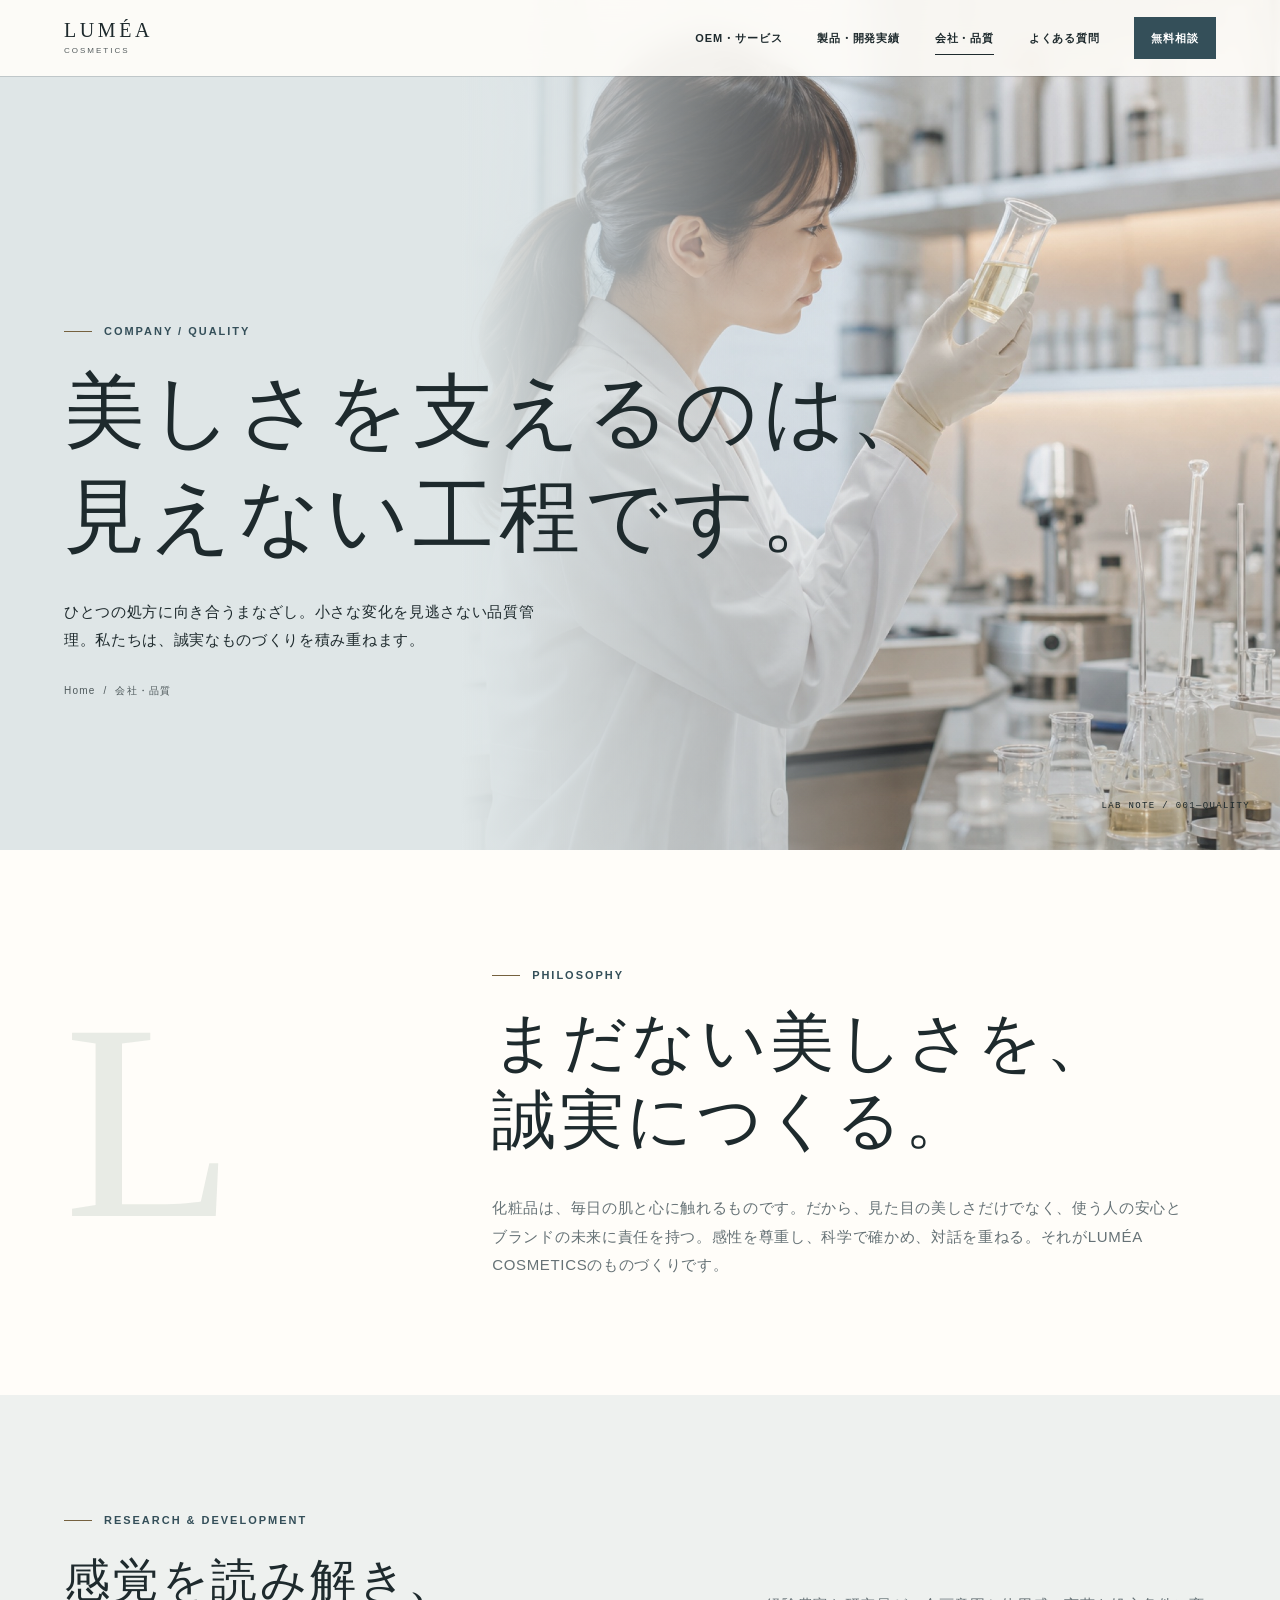
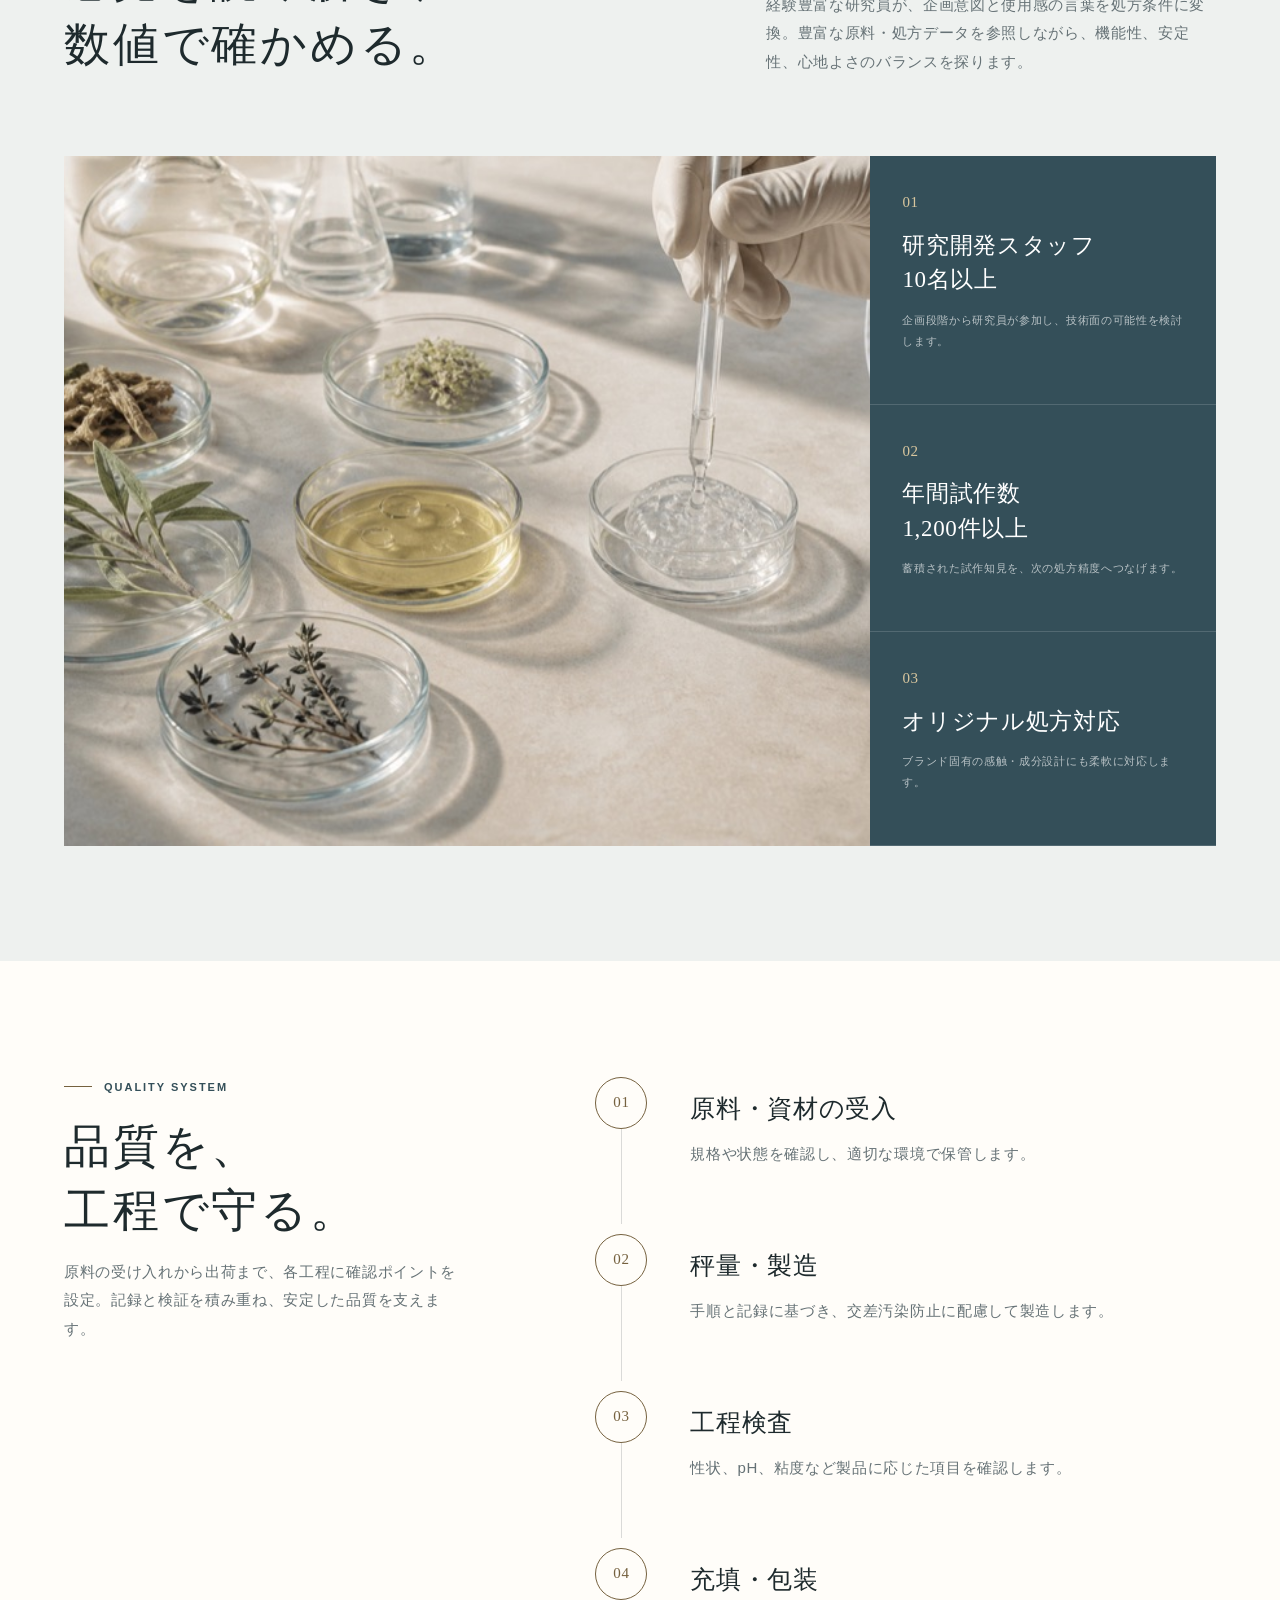
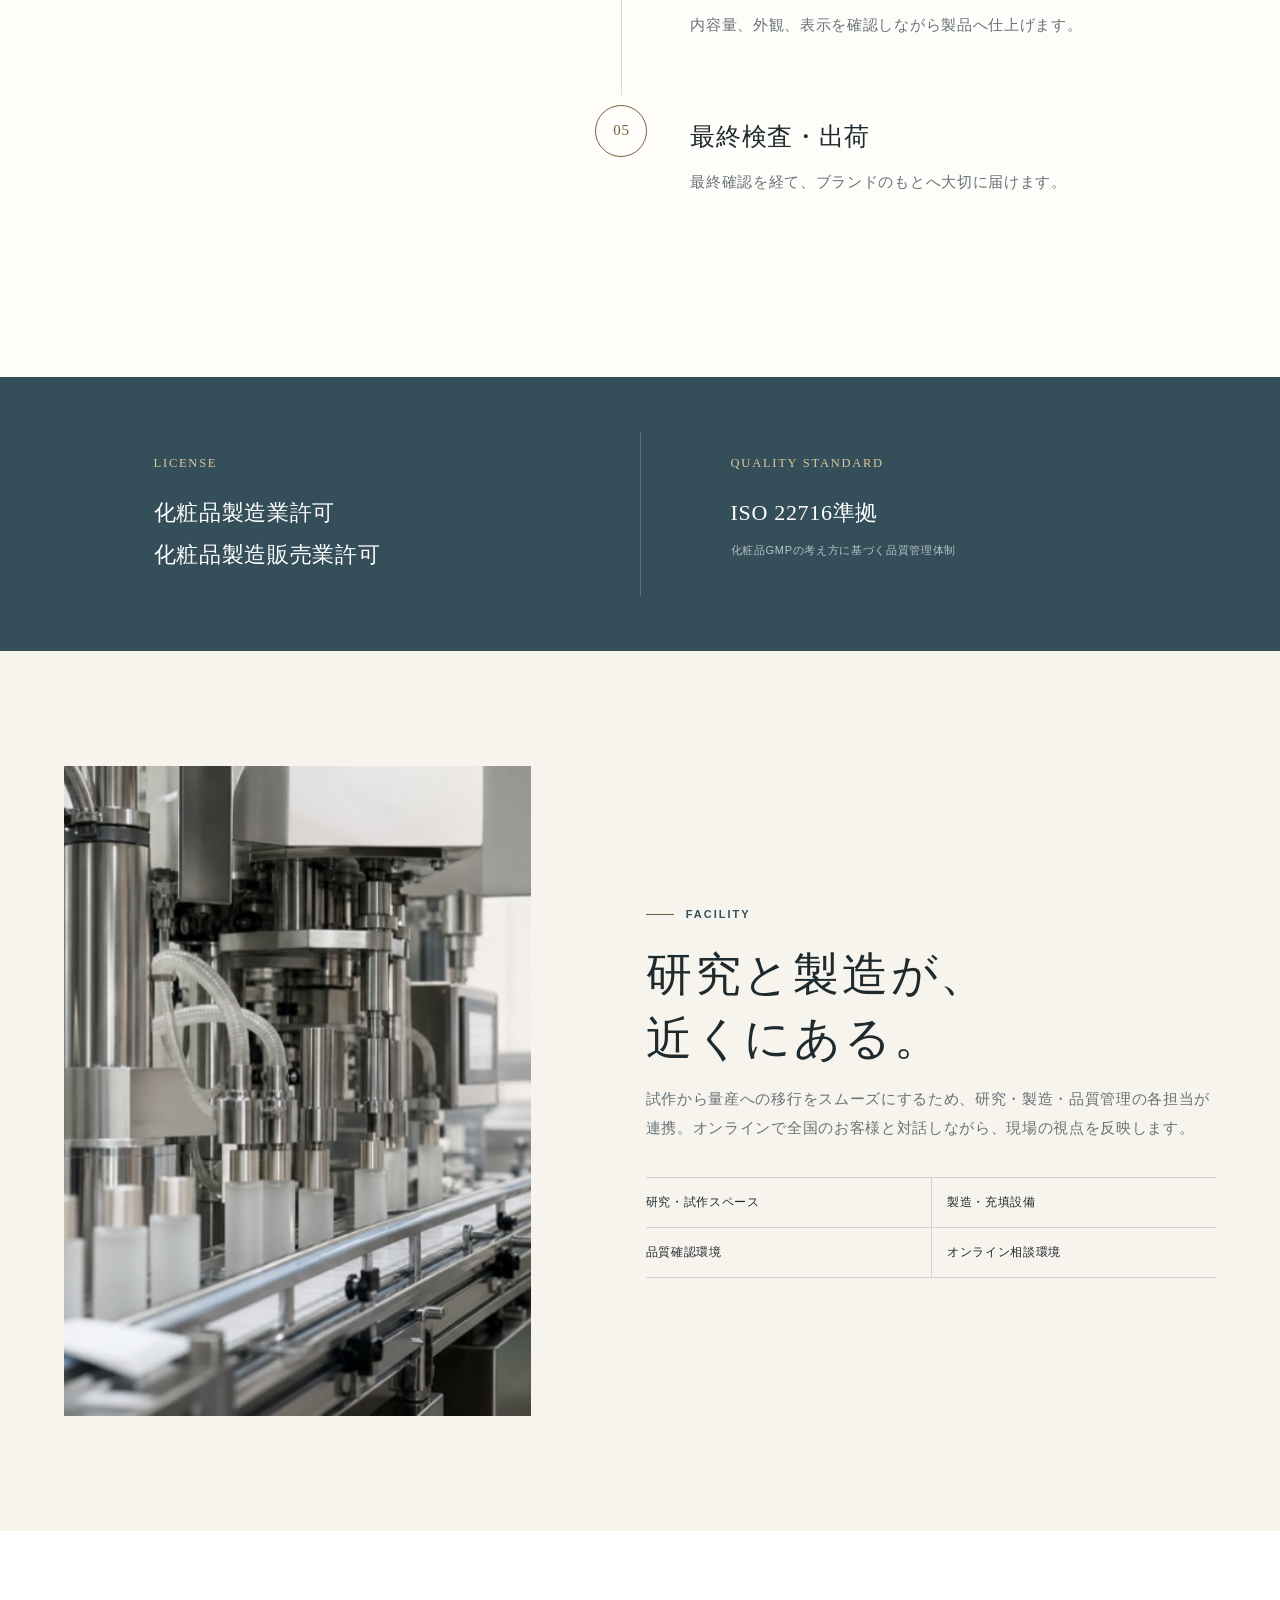
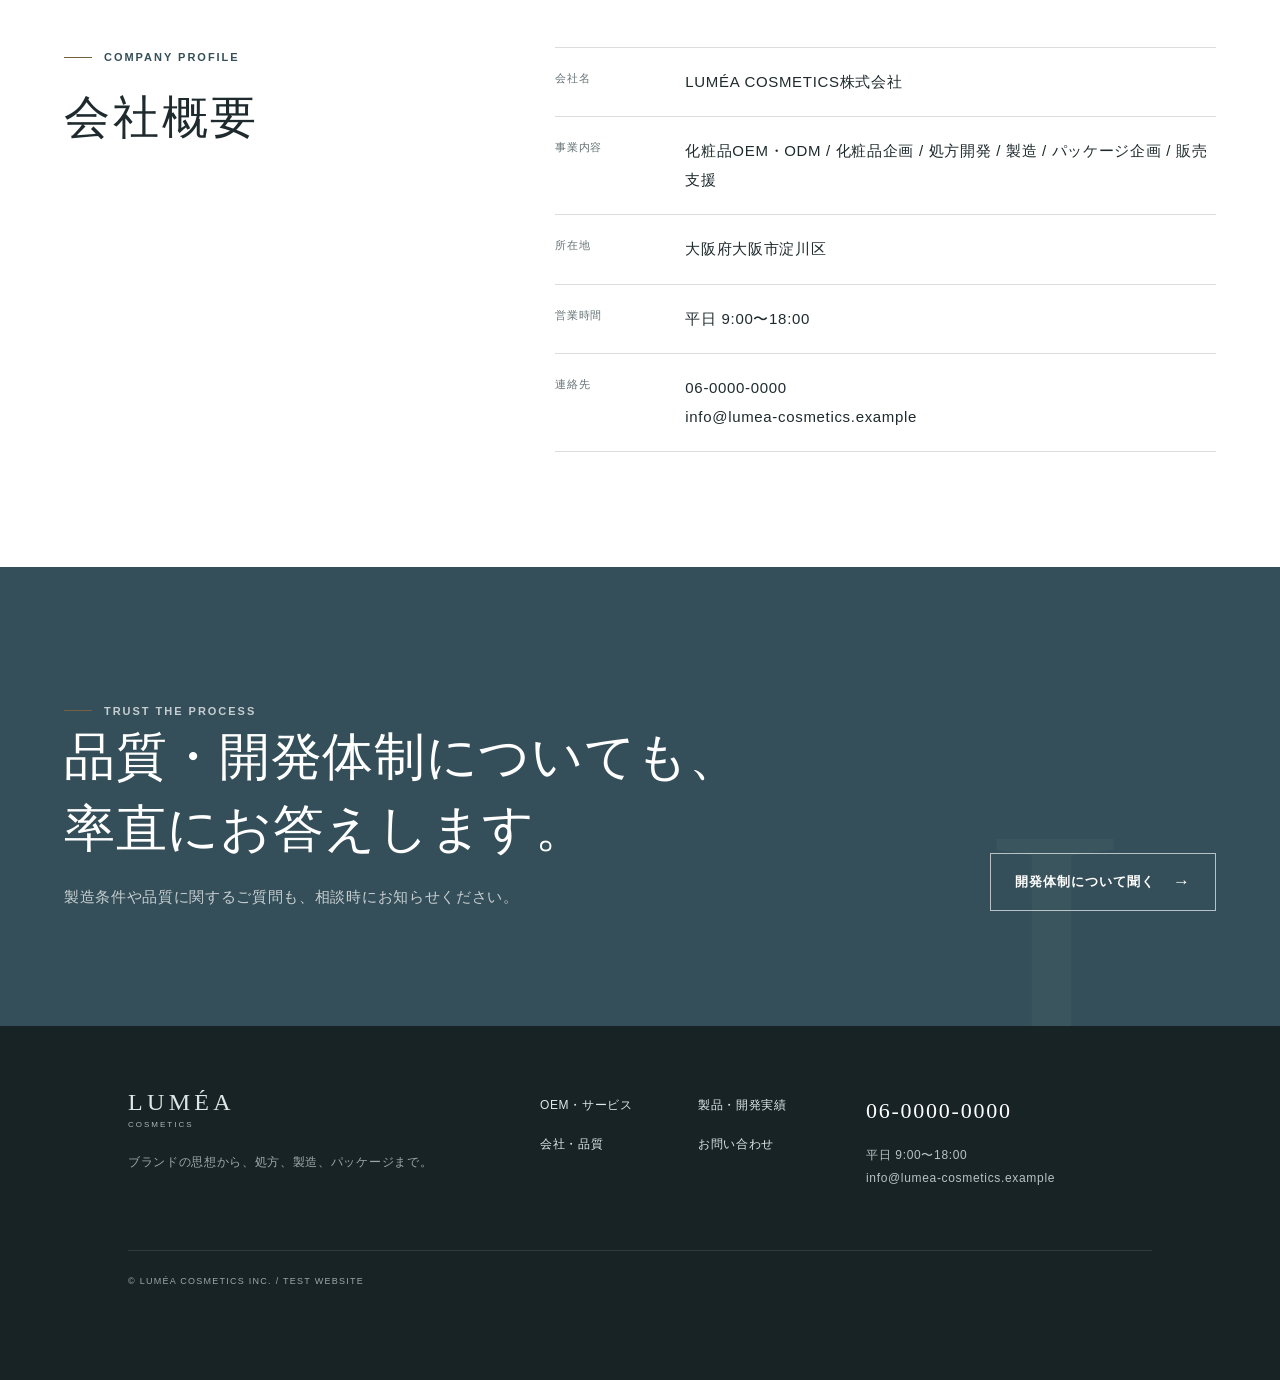
<file: quality/index.html>
<!doctype html>
<html lang="ja">
  <head>
    <meta charset="utf-8" />
    <meta name="viewport" content="width=device-width,initial-scale=1" />
    <meta
      name="description"
      content="LUMÉA COSMETICSの研究開発体制、品質管理、工場設備、企業理念、会社概要。"
    />
    <title>会社・品質について｜LUMÉA COSMETICS</title>
    <meta property="og:type" content="website" />
    <meta property="og:site_name" content="LUMÉA COSMETICS" />
    <meta property="og:title" content="会社・品質について｜LUMÉA COSMETICS" />
    <meta property="og:description" content="LUMÉA COSMETICSの研究開発体制、品質管理、工場設備、企業理念、会社概要。" />
    <meta name="twitter:card" content="summary" />
    <link rel="icon" href="../favicon.svg" type="image/svg+xml" />
    <link rel="apple-touch-icon" href="../apple-touch-icon.png" />
    <link rel="stylesheet" href="../assets/css/common.css" />
    <link rel="stylesheet" href="style.css" />
    <script src="../assets/js/main.js" defer></script>
  </head>
  <body>
    <a class="skip-link" href="#main">本文へ移動</a>
    <header class="site-header">
      <div class="header-inner">
        <a class="brand" href="../"
          ><span class="brand-main">LUMÉA</span
          ><span class="brand-sub">COSMETICS</span></a
        >
        <nav id="global-nav" class="global-nav" aria-label="メインナビゲーション">
          <a href="../oem/">OEM・サービス</a
          ><a href="../products/">製品・開発実績</a
          ><a href="./" aria-current="page">会社・品質</a
          ><a href="../contact/">よくある質問</a
          ><a class="nav-cta" href="../contact/">無料相談</a>
        </nav>
        <button
          class="menu-button"
          type="button"
          aria-label="メニューを開く"
          aria-expanded="false"
          aria-controls="global-nav"
        >
          <span></span><span></span>
        </button>
      </div>
    </header>
    <main id="main">
      <section class="quality-hero">
        <div class="quality-photo">
          <img
            src="../assets/images/researcher.jpg"
            srcset="../assets/images/researcher-800.jpg 640w, ../assets/images/researcher.jpg 1440w"
            sizes="100vw"
            width="1440"
            height="1800"
            alt="研究室で美容液サンプルを確認する研究員"
            decoding="async"
          />
        </div>
        <div class="quality-title">
          <p class="eyebrow">Company / Quality</p>
          <h1>美しさを支えるのは、<br class="pc-only" />見えない工程です。</h1>
          <p>
            ひとつの処方に向き合うまなざし。小さな変化を見逃さない品質管理。私たちは、誠実なものづくりを積み重ねます。
          </p>
          <ol class="breadcrumb">
            <li><a href="../">Home</a></li>
            <li>会社・品質</li>
          </ol>
        </div>
        <div class="lab-code">LAB NOTE / 001—QUALITY</div>
      </section>

      <section class="philosophy section">
        <div class="wrap philosophy-grid">
          <div class="philosophy-mark reveal">L</div>
          <div class="reveal">
            <p class="eyebrow">Philosophy</p>
            <h2 class="display">
              まだない美しさを、<br class="pc-only" />誠実につくる。
            </h2>
            <p>
              化粧品は、毎日の肌と心に触れるものです。だから、見た目の美しさだけでなく、使う人の安心とブランドの未来に責任を持つ。感性を尊重し、科学で確かめ、対話を重ねる。それがLUMÉA
              COSMETICSのものづくりです。
            </p>
          </div>
        </div>
      </section>

      <section class="rd section">
        <div class="wrap">
          <div class="rd-intro">
            <div class="reveal">
              <p class="eyebrow">Research & Development</p>
              <h2 class="section-title">
                感覚を読み解き、<br />数値で確かめる。
              </h2>
            </div>
            <p class="reveal">
              経験豊富な研究員が、企画意図と使用感の言葉を処方条件に変換。豊富な原料・処方データを参照しながら、機能性、安定性、心地よさのバランスを探ります。
            </p>
          </div>
          <div class="rd-board reveal">
            <div class="board-image">
              <img
                src="../assets/images/ingredients.jpg"
                srcset="../assets/images/ingredients-800.jpg 800w, ../assets/images/ingredients.jpg 2200w"
                sizes="(max-width: 800px) 100vw, 60vw"
                width="2200"
                height="1466"
                alt="植物原料と美容液を用いた原料研究"
                loading="lazy"
                decoding="async"
              />
            </div>
            <div class="board-notes">
              <article>
                <span>01</span>
                <h3>研究開発スタッフ<br />10名以上</h3>
                <p>企画段階から研究員が参加し、技術面の可能性を検討します。</p>
              </article>
              <article>
                <span>02</span>
                <h3>年間試作数<br />1,200件以上</h3>
                <p>蓄積された試作知見を、次の処方精度へつなげます。</p>
              </article>
              <article>
                <span>03</span>
                <h3>オリジナル処方対応</h3>
                <p>ブランド固有の感触・成分設計にも柔軟に対応します。</p>
              </article>
            </div>
          </div>
        </div>
      </section>

      <section class="quality-system section">
        <div class="wrap system-grid">
          <div class="system-sticky">
            <p class="eyebrow">Quality System</p>
            <h2 class="section-title">
              品質を、<br class="pc-only" />工程で守る。
            </h2>
            <p>
              原料の受け入れから出荷まで、各工程に確認ポイントを設定。記録と検証を積み重ね、安定した品質を支えます。
            </p>
          </div>
          <ol class="system-flow">
            <li>
              <span>01</span>
              <div>
                <h3>原料・資材の受入</h3>
                <p>規格や状態を確認し、適切な環境で保管します。</p>
              </div>
            </li>
            <li>
              <span>02</span>
              <div>
                <h3>秤量・製造</h3>
                <p>手順と記録に基づき、交差汚染防止に配慮して製造します。</p>
              </div>
            </li>
            <li>
              <span>03</span>
              <div>
                <h3>工程検査</h3>
                <p>性状、pH、粘度など製品に応じた項目を確認します。</p>
              </div>
            </li>
            <li>
              <span>04</span>
              <div>
                <h3>充填・包装</h3>
                <p>内容量、外観、表示を確認しながら製品へ仕上げます。</p>
              </div>
            </li>
            <li>
              <span>05</span>
              <div>
                <h3>最終検査・出荷</h3>
                <p>最終確認を経て、ブランドのもとへ大切に届けます。</p>
              </div>
            </li>
          </ol>
        </div>
      </section>

      <section class="certification">
        <div class="wrap cert-grid">
          <div>
            <small>LICENSE</small><strong>化粧品製造業許可</strong
            ><strong>化粧品製造販売業許可</strong>
          </div>
          <div>
            <small>QUALITY STANDARD</small><strong>ISO 22716準拠</strong>
            <p>化粧品GMPの考え方に基づく品質管理体制</p>
          </div>
        </div>
      </section>

      <section class="facility section">
        <div class="wrap facility-grid">
          <div class="facility-image reveal">
            <img
              src="../assets/images/manufacturing.jpg"
              srcset="../assets/images/manufacturing-800.jpg 800w, ../assets/images/manufacturing.jpg 2200w"
              sizes="(max-width: 800px) 100vw, 50vw"
              width="2200"
              height="1466"
              alt="化粧品の充填製造ラインと品質確認"
              loading="lazy"
              decoding="async"
            />
          </div>
          <div class="facility-copy reveal">
            <p class="eyebrow">Facility</p>
            <h2 class="section-title">研究と製造が、<br />近くにある。</h2>
            <p>
              試作から量産への移行をスムーズにするため、研究・製造・品質管理の各担当が連携。オンラインで全国のお客様と対話しながら、現場の視点を反映します。
            </p>
            <ul>
              <li>研究・試作スペース</li>
              <li>製造・充填設備</li>
              <li>品質確認環境</li>
              <li>オンライン相談環境</li>
            </ul>
          </div>
        </div>
      </section>

      <section class="company section">
        <div class="wrap company-grid">
          <div>
            <p class="eyebrow">Company Profile</p>
            <h2 class="section-title">会社概要</h2>
          </div>
          <dl>
            <div>
              <dt>会社名</dt>
              <dd>LUMÉA COSMETICS株式会社</dd>
            </div>
            <div>
              <dt>事業内容</dt>
              <dd>
                化粧品OEM・ODM / 化粧品企画 / 処方開発 / 製造 / パッケージ企画 /
                販売支援
              </dd>
            </div>
            <div>
              <dt>所在地</dt>
              <dd>大阪府大阪市淀川区</dd>
            </div>
            <div>
              <dt>営業時間</dt>
              <dd>平日 9:00〜18:00</dd>
            </div>
            <div>
              <dt>連絡先</dt>
              <dd>06-0000-0000<br />info@lumea-cosmetics.example</dd>
            </div>
          </dl>
        </div>
      </section>
      <section class="cta-band">
        <div class="wrap cta-band__inner">
          <div>
            <p class="eyebrow">Trust the Process</p>
            <h2>
              品質・開発体制についても、<br
                class="pc-only"
              />率直にお答えします。
            </h2>
            <p>製造条件や品質に関するご質問も、相談時にお知らせください。</p>
          </div>
          <div class="cta-band__actions">
            <a class="button button--light" href="../contact/"
              >開発体制について聞く</a
            >
          </div>
        </div>
      </section>
    </main>
    <footer class="site-footer">
      <div class="wrap">
        <div class="footer-grid">
          <div class="footer-brand">
            <a class="brand" href="../"
              ><span class="brand-main">LUMÉA</span
              ><span class="brand-sub">COSMETICS</span></a
            >
            <p>ブランドの思想から、処方、製造、パッケージまで。</p>
          </div>
          <nav class="footer-nav" aria-label="フッターナビゲーション">
            <a href="../oem/">OEM・サービス</a
            ><a href="../products/">製品・開発実績</a><a href="./">会社・品質</a
            ><a href="../contact/">お問い合わせ</a>
          </nav>
          <div class="footer-contact">
            <strong>06-0000-0000</strong>
            <p>平日 9:00〜18:00<br />info@lumea-cosmetics.example</p>
          </div>
        </div>
        <p class="copyright">© LUMÉA COSMETICS INC. / TEST WEBSITE</p>
      </div>
    </footer>
    <div class="mobile-cta">
      <a href="tel:0600000000">電話で相談</a
      ><a href="../contact/">無料相談フォーム</a>
    </div>
  </body>
</html>
</file>
<file: assets/css/common.css>
:root {
  --ivory: #f7f4ee;
  --paper: #fffdf9;
  --ink: #1e2a2d;
  --muted: #667276;
  --blue: #718995;
  --blue-deep: #344f59;
  --sage: #aebcaf;
  --gold: #75613f;
  --gold-on-dark: #d8c69e;
  --line: rgba(30, 42, 45, 0.16);
  --serif: "Iowan Old Style", "Yu Mincho", "Hiragino Mincho ProN", serif;
  --sans:
    -apple-system, BlinkMacSystemFont, "Helvetica Neue", "Yu Gothic",
    "Hiragino Kaku Gothic ProN", sans-serif;
  --space: clamp(72px, 9vw, 132px);
  --gutter: clamp(22px, 5vw, 72px);
  --max: 1220px;
}

* {
  box-sizing: border-box;
}
html {
  scroll-behavior: smooth;
}
body {
  margin: 0;
  color: var(--ink);
  background: var(--paper);
  font-family: var(--sans);
  font-size: 15px;
  line-height: 1.9;
  letter-spacing: 0.045em;
  overflow-x: hidden;
  -webkit-font-smoothing: antialiased;
}
body.menu-open {
  overflow: hidden;
}
img {
  display: block;
  width: 100%;
  height: auto;
}
a {
  color: inherit;
  text-decoration: none;
}
a:focus-visible,
button:focus-visible,
input:focus-visible,
select:focus-visible,
textarea:focus-visible {
  outline: 3px solid #2f6f83;
  outline-offset: 3px;
}
button,
input,
select,
textarea {
  font: inherit;
}
button {
  color: inherit;
}
.wrap {
  width: min(calc(100% - var(--gutter) * 2), var(--max));
  margin-inline: auto;
}
.section {
  padding-block: var(--space);
}
.eyebrow {
  display: flex;
  align-items: center;
  gap: 12px;
  margin: 0 0 18px;
  color: var(--blue-deep);
  font-size: 11px;
  font-weight: 600;
  letter-spacing: 0.18em;
  text-transform: uppercase;
}
.eyebrow::before {
  content: "";
  width: 28px;
  height: 1px;
  background: var(--gold);
}
.display {
  margin: 0;
  font-family: var(--serif);
  font-size: clamp(38px, 5vw, 74px);
  font-weight: 400;
  line-height: 1.22;
  letter-spacing: 0.055em;
}
.section-title {
  margin: 0;
  font-family: var(--serif);
  font-size: clamp(30px, 3.6vw, 52px);
  font-weight: 400;
  line-height: 1.38;
  letter-spacing: 0.06em;
}
.section-lead {
  max-width: 42em;
  margin: 24px 0 0;
  color: var(--muted);
}
.en {
  font-family: Georgia, "Times New Roman", serif;
  font-style: italic;
  letter-spacing: 0.04em;
}
.kicker-number {
  font-family: Georgia, serif;
  color: var(--gold);
  font-size: 13px;
  letter-spacing: 0.12em;
}
.button {
  display: inline-flex;
  min-height: 52px;
  align-items: center;
  justify-content: center;
  gap: 18px;
  padding: 12px 24px;
  border: 1px solid var(--ink);
  background: transparent;
  font-size: 13px;
  font-weight: 600;
  letter-spacing: 0.08em;
  transition: 0.3s ease;
}
.button::after {
  content: "→";
  font-size: 17px;
  font-weight: 400;
}
.button:hover {
  color: var(--paper);
  background: var(--ink);
  transform: translateY(-2px);
}
.button--fill {
  color: #fff;
  background: var(--blue-deep);
  border-color: var(--blue-deep);
}
.button--light {
  color: #fff;
  border-color: rgba(255, 255, 255, 0.65);
}
.button--light:hover {
  color: var(--ink);
  background: #fff;
}
.skip-link {
  position: fixed;
  z-index: 1000;
  top: 8px;
  left: 8px;
  padding: 8px 14px;
  background: #fff;
  transform: translateY(-150%);
}
.skip-link:focus {
  transform: none;
}

.site-header {
  position: fixed;
  z-index: 100;
  inset: 0 0 auto;
  height: 76px;
  display: flex;
  align-items: center;
  padding: 0 var(--gutter);
  color: var(--ink);
  background: rgba(255, 253, 249, 0.9);
  box-shadow: 0 1px 0 var(--line);
  backdrop-filter: blur(14px);
  transition:
    height 0.35s ease,
    background 0.35s ease;
}
.site-header.is-scrolled,
.site-header.header--solid {
  height: 68px;
  color: var(--ink);
  background: rgba(255, 253, 249, 0.97);
  box-shadow: 0 1px 0 var(--line);
  backdrop-filter: blur(14px);
}
.header-inner {
  width: 100%;
  display: flex;
  align-items: center;
  justify-content: space-between;
}
.brand {
  display: inline-flex;
  flex-direction: column;
  line-height: 1;
}
.brand-main {
  font-family: Georgia, serif;
  font-size: 20px;
  letter-spacing: 0.18em;
}
.brand-sub {
  margin-top: 7px;
  font-size: 8px;
  letter-spacing: 0.25em;
  opacity: 0.76;
}
.global-nav {
  display: flex;
  align-items: center;
  gap: clamp(18px, 2.7vw, 42px);
}
.global-nav a {
  position: relative;
  font-size: 11px;
  font-weight: 600;
  letter-spacing: 0.08em;
  white-space: nowrap;
}
.global-nav a:not(.nav-cta)::after {
  content: "";
  position: absolute;
  inset: auto 0 -7px;
  height: 1px;
  background: currentColor;
  transform: scaleX(0);
  transform-origin: right;
  transition: transform 0.3s;
}
.global-nav a:hover::after,
.global-nav a[aria-current="page"]::after {
  transform: scaleX(1);
  transform-origin: left;
}
.nav-cta {
  padding: 11px 17px;
  color: #fff;
  background: var(--blue-deep);
}
.is-scrolled .nav-cta,
.header--solid .nav-cta {
  color: #fff;
  background: var(--blue-deep);
}
.menu-button {
  display: none;
  width: 44px;
  height: 44px;
  padding: 0;
  border: 0;
  background: transparent;
}
.menu-button span {
  display: block;
  width: 24px;
  height: 1px;
  margin: 7px auto;
  background: currentColor;
  transition: 0.3s;
}

.page-hero {
  position: relative;
  min-height: 72vh;
  display: flex;
  align-items: end;
  padding: 160px var(--gutter) 80px;
  color: #fff;
  overflow: hidden;
}
.page-hero__media {
  position: absolute;
  inset: 0;
}
.page-hero__media img {
  width: 100%;
  height: 100%;
  object-fit: cover;
}
.page-hero__media::after {
  content: "";
  position: absolute;
  inset: 0;
  background:
    linear-gradient(90deg, rgba(25, 38, 42, 0.72), rgba(25, 38, 42, 0.16) 65%),
    linear-gradient(0deg, rgba(25, 38, 42, 0.42), transparent 55%);
}
.page-hero__content {
  position: relative;
  z-index: 1;
  width: min(100%, var(--max));
  margin: 0 auto;
}
.page-hero__title {
  margin: 0;
  font-family: var(--serif);
  font-size: clamp(42px, 6vw, 82px);
  font-weight: 400;
  line-height: 1.23;
  letter-spacing: 0.06em;
}
.page-hero__lead {
  max-width: 620px;
  margin: 24px 0 0;
  line-height: 2;
}
.breadcrumb {
  display: flex;
  flex-wrap: wrap;
  gap: 8px;
  margin: 26px 0 0;
  padding: 0;
  list-style: none;
  font-size: 10px;
  letter-spacing: 0.12em;
  opacity: 0.75;
}
.breadcrumb li + li::before {
  content: "/";
  margin-right: 8px;
}

.metric-row {
  display: grid;
  grid-template-columns: repeat(4, 1fr);
  border-block: 1px solid var(--line);
}
.metric {
  padding: 34px 30px;
  text-align: center;
}
.metric + .metric {
  border-left: 1px solid var(--line);
}
.metric strong {
  display: block;
  font-family: Georgia, serif;
  color: var(--blue-deep);
  font-size: clamp(30px, 4vw, 48px);
  font-weight: 400;
  line-height: 1.1;
}
.metric small {
  display: block;
  margin-top: 8px;
  color: var(--muted);
  font-size: 10px;
  letter-spacing: 0.12em;
}

.cta-band {
  position: relative;
  color: #fff;
  background: var(--blue-deep);
  overflow: hidden;
}
.cta-band::before {
  content: "L";
  position: absolute;
  right: 3%;
  bottom: -34%;
  font-family: Georgia, serif;
  font-size: 420px;
  color: rgba(255, 255, 255, 0.035);
  line-height: 1;
}
.cta-band__inner {
  position: relative;
  display: grid;
  grid-template-columns: 1.4fr 0.8fr;
  gap: 20px;
  align-items: end;
  padding-block: clamp(72px, 9vw, 118px);
}
.cta-band h2 {
  margin: 0;
  font-family: var(--serif);
  font-size: clamp(32px, 4vw, 56px);
  font-weight: 400;
  line-height: 1.4;
}
.cta-band p {
  margin: 18px 0 0;
  color: rgba(255, 255, 255, 0.72);
}
.cta-band__actions {
  display: flex;
  flex-wrap: wrap;
  gap: 12px;
  justify-content: flex-end;
}

.site-footer {
  padding: 64px var(--gutter) 90px;
  color: #dfe7e6;
  background: #182326;
}
.footer-grid {
  display: grid;
  grid-template-columns: 1.3fr 1fr 1fr;
  gap: 40px;
}
.footer-brand .brand-main {
  font-size: 24px;
}
.footer-brand p {
  max-width: 30em;
  margin: 22px 0 0;
  color: #9ba8a9;
  font-size: 12px;
}
.footer-nav {
  display: grid;
  grid-template-columns: 1fr 1fr;
  gap: 8px 30px;
  align-content: start;
}
.footer-nav a {
  padding: 4px 0;
  font-size: 12px;
}
.footer-contact {
  font-size: 12px;
  color: #b9c3c3;
}
.footer-contact strong {
  display: block;
  color: #fff;
  font-family: Georgia, serif;
  font-size: 22px;
  font-weight: 400;
  letter-spacing: 0.08em;
}
.copyright {
  margin: 48px 0 0;
  padding-top: 22px;
  border-top: 1px solid rgba(255, 255, 255, 0.1);
  color: #9ba8a9;
  font-size: 9px;
  letter-spacing: 0.14em;
}
.mobile-cta {
  display: none;
}

.reveal {
  opacity: 0;
  transform: translateY(24px);
  transition:
    opacity 0.8s ease,
    transform 0.8s ease;
}
.reveal.is-visible {
  opacity: 1;
  transform: none;
}

@media (max-width: 900px) {
  :root {
    --space: 82px;
  }
  .site-header {
    height: 68px;
  }
  .global-nav {
    position: fixed;
    inset: 0;
    width: 100vw;
    height: 100dvh;
    display: flex;
    flex-direction: column;
    align-items: flex-start;
    justify-content: center;
    gap: 0;
    padding: max(88px, env(safe-area-inset-top)) 11vw
      max(34px, env(safe-area-inset-bottom));
    color: var(--ink);
    background: rgba(247, 244, 238, 0.985);
    overflow-y: auto;
    overscroll-behavior: contain;
    transform: translate3d(100%, 0, 0);
    visibility: hidden;
    transition:
      transform 0.4s cubic-bezier(0.7, 0, 0.2, 1),
      visibility 0.4s;
  }
  .global-nav:focus-within {
    visibility: visible;
  }
  .global-nav a {
    width: 100%;
    padding: 14px 0;
    border-bottom: 0;
    font-family: var(--serif);
    font-size: 18px;
    font-weight: 400;
  }
  .global-nav a:not(.nav-cta)::after {
    display: none;
  }
  .global-nav .nav-cta {
    margin-top: 24px;
    padding: 13px 18px;
    color: #fff;
    text-align: center;
    background: var(--blue-deep);
    border: 0;
  }
  .menu-open .site-header {
    background: transparent;
    box-shadow: none;
    backdrop-filter: none;
  }
  .menu-open .global-nav {
    transform: translate3d(0, 0, 0);
    visibility: visible;
  }
  .menu-button {
    position: relative;
    z-index: 2;
    display: block;
  }
  .menu-open .menu-button span:first-child {
    transform: translateY(4px) rotate(45deg);
  }
  .menu-open .menu-button span:last-child {
    transform: translateY(-4px) rotate(-45deg);
  }
  .metric-row {
    grid-template-columns: 1fr 1fr;
  }
  .metric:nth-child(3) {
    border-left: 0;
    border-top: 1px solid var(--line);
  }
  .metric:nth-child(4) {
    border-top: 1px solid var(--line);
  }
  .cta-band__inner {
    grid-template-columns: 1fr;
    align-items: start;
  }
  .cta-band__actions {
    justify-content: flex-start;
  }
  .footer-grid {
    grid-template-columns: 1fr 1fr;
  }
  .footer-brand {
    grid-column: 1 / -1;
  }
}

@media (max-width: 600px) {
  :root {
    --gutter: 20px;
    --space: 72px;
  }
  body {
    padding-bottom: 60px;
    font-size: 14px;
    line-height: 1.85;
  }
  .brand-main {
    font-size: 17px;
  }
  .display {
    font-size: clamp(35px, 10.7vw, 45px);
    line-height: 1.32;
  }
  .section-title {
    font-size: 30px;
  }
  .page-hero {
    min-height: 620px;
    padding-top: 120px;
    padding-bottom: 54px;
  }
  .page-hero__media::after {
    background: linear-gradient(
      0deg,
      rgba(25, 38, 42, 0.75),
      rgba(25, 38, 42, 0.08) 80%
    );
  }
  .page-hero__title {
    font-size: 40px;
    line-height: 1.3;
  }
  .page-hero__lead {
    margin-top: 18px;
    line-height: 1.8;
  }
  .metric {
    padding: 26px 10px;
  }
  .metric strong {
    font-size: 32px;
  }
  .cta-band__inner {
    gap: 36px;
  }
  .cta-band__actions {
    flex-direction: column;
  }
  .button {
    width: 100%;
  }
  .site-footer {
    padding-bottom: 46px;
  }
  .footer-grid {
    grid-template-columns: 1fr;
    gap: 38px;
  }
  .footer-brand {
    grid-column: auto;
  }
  .footer-nav {
    padding-top: 26px;
    border-top: 1px solid rgba(255, 255, 255, 0.1);
  }
  .mobile-cta {
    position: fixed;
    z-index: 90;
    inset: auto 0 0;
    display: grid;
    grid-template-columns: 0.9fr 1.35fr;
    min-height: 60px;
    background: #fff;
    box-shadow: 0 -4px 22px rgba(20, 35, 40, 0.12);
  }
  .mobile-cta a {
    display: flex;
    align-items: center;
    justify-content: center;
    font-size: 12px;
    font-weight: 700;
    letter-spacing: 0.06em;
  }
  .mobile-cta a:last-child {
    color: #fff;
    background: var(--blue-deep);
  }
}

@media (prefers-reduced-motion: reduce) {
  html {
    scroll-behavior: auto;
  }
  *,
  *::before,
  *::after {
    scroll-behavior: auto !important;
    animation-duration: 0.01ms !important;
    transition-duration: 0.01ms !important;
  }
  .reveal {
    opacity: 1;
    transform: none;
  }
}

.pc-only {
  display: block;
}

.sp-only {
  display: none;
}

@media (max-width: 900px) {
  .pc-only {
    display: none;
  }

  .sp-only {
    display: block;
  }
}
</file>
<file: assets/css/home.css>
.home-hero {
  position: relative;
  min-height: 100svh;
  display: flex;
  align-items: center;
  color: #fff;
  overflow: hidden;
}
.home-hero__media {
  position: absolute;
  inset: 0;
}
.home-hero__media img {
  height: 100%;
  object-fit: cover;
  object-position: center;
  animation: heroZoom 9s ease-out both;
}
.home-hero__media::after {
  content: "";
  position: absolute;
  inset: 0;
  background:
    linear-gradient(90deg, rgba(24, 35, 38, 0.62), rgba(24, 35, 38, 0.03) 63%),
    linear-gradient(0deg, rgba(24, 35, 38, 0.35), transparent 55%);
}
.home-hero__copy {
  position: relative;
  z-index: 2;
  width: min(100% - var(--gutter) * 2, var(--max));
  margin: 40px auto 0;
}
.hero-overline {
  margin: 0 0 24px;
  font-family: Georgia, serif;
  font-size: 12px;
  letter-spacing: 0.2em;
  text-transform: uppercase;
}
.home-hero h1 {
  margin: 0;
  font-family: var(--serif);
  font-size: clamp(48px, 7.4vw, 102px);
  font-weight: 400;
  line-height: 1.24;
  letter-spacing: 0.07em;
  text-shadow: 0 2px 28px rgba(10, 20, 22, 0.12);
}
.hero-lead {
  margin: 28px 0 0;
  font-size: clamp(14px, 1.4vw, 17px);
  line-height: 2;
}
.hero-actions {
  display: flex;
  align-items: center;
  gap: 30px;
  margin-top: 34px;
}
.text-link {
  padding: 10px 0;
  border-bottom: 1px solid rgba(255, 255, 255, 0.6);
  font-size: 12px;
}
.text-link span {
  margin-left: 18px;
}
.hero-notes {
  position: absolute;
  z-index: 2;
  right: var(--gutter);
  bottom: 34px;
  display: flex;
  gap: 38px;
}
.hero-notes span {
  font-family: Georgia, serif;
  font-size: 8px;
  letter-spacing: 0.16em;
}
.hero-notes b {
  display: block;
  margin-top: 5px;
  font-family: var(--sans);
  font-size: 12px;
  letter-spacing: 0.08em;
}
.scroll-cue {
  position: absolute;
  z-index: 2;
  bottom: 28px;
  left: var(--gutter);
  font-size: 8px;
  letter-spacing: 0.2em;
  text-transform: uppercase;
  transform: rotate(90deg) translateX(-100%);
  transform-origin: left bottom;
}
.scroll-cue i {
  display: inline-block;
  width: 52px;
  height: 1px;
  margin: 0 0 3px 12px;
  background: rgba(255, 255, 255, 0.7);
}
@keyframes heroZoom {
  from {
    transform: scale(1.045);
  }
  to {
    transform: scale(1);
  }
}

.intro {
  background: var(--paper);
}
.intro-grid {
  display: grid;
  grid-template-columns: 1.2fr 0.8fr;
  gap: clamp(70px, 11vw, 160px);
  align-items: center;
}
.intro-copy p {
  margin: 0 0 18px;
  color: var(--muted);
}
.intro-copy .button {
  margin-top: 18px;
}

.sense-science {
  position: relative;
  display: grid;
  grid-template-columns: 56% 44%;
  min-height: 760px;
  background: var(--ivory);
}
.sense-image {
  min-height: 680px;
}
.sense-image img {
  height: 100%;
  object-fit: cover;
}
.sense-copy {
  position: relative;
  align-self: center;
  margin-left: -9vw;
  padding: clamp(50px, 6vw, 90px);
  background: rgba(255, 253, 249, 0.94);
  box-shadow: 0 24px 70px rgba(37, 49, 52, 0.08);
  backdrop-filter: blur(8px);
}
.sense-copy > p:not(.eyebrow) {
  margin: 28px 0;
  color: var(--muted);
}
.sense-word {
  position: absolute;
  top: -57px;
  right: 16px;
  color: rgba(52, 79, 89, 0.08);
  font-family: Georgia, serif;
  font-size: 94px;
  line-height: 1;
  letter-spacing: 0.06em;
}
.sense-copy dl {
  margin: 34px 0 0;
}
.sense-copy dl div {
  display: grid;
  grid-template-columns: 42px 1fr;
  padding: 15px 0;
  border-top: 1px solid var(--line);
}
.sense-copy dt {
  color: var(--gold);
  font-family: Georgia, serif;
}
.sense-copy dd {
  margin: 0;
  font-size: 13px;
}

.services-preview {
  background: #f0f3f2;
}
.services-heading {
  display: grid;
  grid-template-columns: 1fr 0.75fr;
  gap: 70px;
  align-items: end;
}
.services-heading > p {
  margin: 0;
  color: var(--muted);
}
.service-ribbon {
  margin: 72px 0 40px;
  padding: 0;
  border-top: 1px solid var(--line);
  list-style: none;
}
.service-ribbon li {
  display: grid;
  grid-template-columns: 11% 43% 1fr;
  align-items: baseline;
  padding: 27px 0;
  border-bottom: 1px solid var(--line);
  transition:
    padding 0.3s,
    background 0.3s;
}
.service-ribbon li:hover {
  padding-inline: 18px;
  background: rgba(255, 255, 255, 0.55);
}
.service-ribbon span {
  color: var(--gold);
  font-family: Georgia, serif;
}
.service-ribbon h3 {
  margin: 0;
  font-family: var(--serif);
  font-size: clamp(21px, 2.1vw, 29px);
  font-weight: 400;
}
.service-ribbon p {
  margin: 0;
  color: var(--muted);
  font-size: 13px;
}
.align-right {
  text-align: right;
}

.studio-mosaic {
  display: grid;
  grid-template-columns: 1.25fr 0.75fr 0.8fr;
  grid-template-rows: 330px 260px;
  gap: 14px;
  padding: 14px;
  background: var(--paper);
}
.studio-mosaic figure {
  position: relative;
  min-width: 0;
  margin: 0;
  overflow: hidden;
}
.studio-mosaic figure img {
  height: 100%;
  object-fit: cover;
  transition: transform 0.8s ease;
}
.studio-mosaic figure:hover img {
  transform: scale(1.025);
}
.studio-mosaic figcaption {
  position: absolute;
  right: 0;
  bottom: 0;
  padding: 9px 14px;
  color: #fff;
  background: rgba(24, 35, 38, 0.7);
  font-family: Georgia, serif;
  font-size: 8px;
  letter-spacing: 0.13em;
  backdrop-filter: blur(8px);
}
.studio-mosaic figcaption span {
  color: var(--gold-on-dark);
}
.studio-mosaic__wide {
  grid-row: 1 / 3;
}
.studio-mosaic__tall {
  grid-column: 2;
  grid-row: 1;
}
.studio-mosaic__small {
  grid-column: 2;
  grid-row: 2;
}
.studio-mosaic__copy {
  grid-column: 3;
  grid-row: 1 / 3;
  display: flex;
  flex-direction: column;
  justify-content: center;
  padding: clamp(28px, 4vw, 62px);
  background: var(--ivory);
}
.studio-mosaic__copy > p:last-child {
  color: var(--muted);
}

.portfolio-slice {
  display: grid;
  grid-template-columns: 58% 42%;
  background: #e8e0d4;
}
.portfolio-image {
  min-height: 720px;
}
.portfolio-image img {
  height: 100%;
  object-fit: cover;
}
.portfolio-copy {
  align-self: center;
  padding: clamp(45px, 1vw, 100px);
}
.portfolio-copy > p:not(.eyebrow) {
  color: #596263;
}
.product-tags {
  display: flex;
  flex-wrap: wrap;
  gap: 8px;
  margin: 34px 0;
}
.product-tags span {
  padding: 8px 13px;
  border: 1px solid rgba(30, 42, 45, 0.2);
  border-radius: 999px;
  font-size: 11px;
}

.proof {
  background: var(--paper);
}
.proof-grid {
  display: grid;
  grid-template-columns: 0.86fr 1fr;
  gap: clamp(60px, 10vw, 150px);
  align-items: center;
}
.proof-photo {
  position: relative;
}
.proof-photo img {
  height: 660px;
  object-fit: cover;
  object-position: center;
}
.proof-caption {
  position: absolute;
  right: -28px;
  bottom: 24px;
  padding: 11px 17px;
  color: #fff;
  background: var(--blue-deep);
  font-family: Georgia, serif;
  font-size: 9px;
  letter-spacing: 0.16em;
  writing-mode: vertical-rl;
}
.proof-copy p:not(.eyebrow) {
  max-width: 35em;
  margin: 28px 0 34px;
  color: var(--muted);
}
.proof .metric-row {
  margin-top: 92px;
}

.mini-journal {
  padding-top: 0;
}
.journal-head {
  display: flex;
  align-items: end;
  justify-content: space-between;
  padding-bottom: 25px;
  border-bottom: 1px solid var(--ink);
}
.journal-head > span {
  color: var(--muted);
  font-size: 11px;
}
.journal-list article {
  display: grid;
  grid-template-columns: 130px 110px 1fr;
  gap: 18px;
  align-items: center;
  padding: 23px 8px;
  border-bottom: 1px solid var(--line);
}
.journal-list time,
.journal-list span {
  color: var(--muted);
  font-family: Georgia, serif;
  font-size: 11px;
}
.journal-list span {
  color: var(--blue-deep);
}
.journal-list h3 {
  margin: 0;
  font-size: 14px;
  font-weight: 500;
}

@media (max-width: 900px) {
  .hero-notes {
    display: none;
  }
  .intro-grid {
    grid-template-columns: 1fr;
    gap: 48px;
  }
  .intro-copy {
    max-width: 560px;
    margin-left: auto;
  }
  .sense-science {
    grid-template-columns: 1fr;
    padding: var(--gutter);
  }
  .sense-image {
    min-height: 520px;
  }
  .sense-copy {
    width: 88%;
    margin: -80px 0 0 auto;
  }
  .services-heading {
    grid-template-columns: 1fr;
    gap: 26px;
  }
  .service-ribbon li {
    grid-template-columns: 60px 1fr;
  }
  .service-ribbon li p {
    grid-column: 2;
    margin-top: 6px;
  }
  .portfolio-slice {
    grid-template-columns: 1fr;
  }
  .portfolio-image {
    min-height: 520px;
  }
  .portfolio-copy {
    width: 88%;
    margin: -80px 0 0;
    background: #e8e0d4;
  }
  .proof-grid {
    grid-template-columns: 1fr 1fr;
    gap: 50px;
  }
  .proof-photo img {
    height: 560px;
  }
  .studio-mosaic {
    grid-template-columns: 1.2fr 0.8fr;
    grid-template-rows: 360px 280px auto;
  }
  .studio-mosaic__wide {
    grid-row: 1 / 3;
  }
  .studio-mosaic__copy {
    grid-column: 1 / -1;
    grid-row: 3;
  }
}

@media (max-width: 600px) {
  .home-hero {
    min-height: 700px;
    align-items: end;
    padding-bottom: 82px;
  }
  .home-hero__media img {
    object-position: 63% center;
  }
  .home-hero__media::after {
    background: linear-gradient(
      0deg,
      rgba(24, 35, 38, 0.8),
      rgba(24, 35, 38, 0.08) 75%
    );
  }
  .home-hero__copy {
    margin-bottom: 0;
  }
  .hero-overline {
    margin-bottom: 15px;
    font-size: 9px;
  }
  .home-hero h1 {
    font-size: 43px;
    line-height: 1.35;
  }
  .hero-lead {
    margin-top: 18px;
    font-size: 13px;
    line-height: 1.8;
  }
  .pc-only {
    display: none;
  }
  .hero-actions {
    align-items: stretch;
    flex-direction: column;
    gap: 14px;
    margin-top: 27px;
  }
  .text-link {
    align-self: center;
  }
  .scroll-cue {
    display: none;
  }
  .intro-copy {
    margin: 0;
  }
  .sense-science {
    padding: 0 0 64px;
  }
  .sense-image {
    min-height: 400px;
  }
  .sense-copy {
    width: calc(100% - 20px);
    margin: -40px 0 0 auto;
    padding: 38px 24px 42px;
  }
  .sense-word {
    top: -31px;
    font-size: 52px;
  }
  .service-ribbon {
    margin-top: 46px;
  }
  .service-ribbon li {
    grid-template-columns: 42px 1fr;
    padding: 22px 0;
  }
  .service-ribbon h3 {
    font-size: 21px;
  }
  .align-right .button {
    width: 100%;
  }
  .portfolio-image {
    min-height: 390px;
  }
  .studio-mosaic {
    display: grid;
    grid-template-columns: 1fr 1fr;
    grid-template-rows: 300px 190px auto;
    padding: 8px;
    gap: 8px;
  }
  .studio-mosaic__wide {
    grid-column: 1 / -1;
    grid-row: 1;
  }
  .studio-mosaic__tall {
    grid-column: 1;
    grid-row: 2;
  }
  .studio-mosaic__small {
    grid-column: 2;
    grid-row: 2;
  }
  .studio-mosaic__copy {
    grid-column: 1 / -1;
    grid-row: 3;
    padding: 38px 20px 48px;
  }
  .portfolio-copy {
    width: calc(100% - 20px);
    margin-top: -34px;
    padding: 38px 24px 60px;
  }
  .proof-grid {
    grid-template-columns: 1fr;
  }
  .proof-photo {
    width: 90%;
  }
  .proof-photo img {
    height: 480px;
  }
  .proof-copy {
    padding-left: 20px;
  }
  .proof .metric-row {
    margin-top: 60px;
  }
  .journal-list article {
    grid-template-columns: 1fr auto;
    gap: 6px 16px;
    padding: 20px 0;
  }
  .journal-list h3 {
    grid-column: 1 / -1;
    margin-top: 5px;
    line-height: 1.7;
  }
}
</file>
<file: contact/style.css>
.contact-intro {
  position: relative;
  padding: 190px 0 110px;
  background: var(--ivory);
  overflow: hidden;
}
.contact-orb {
  position: absolute;
  top: -180px;
  right: -70px;
  width: 680px;
  height: 680px;
  border-radius: 50%;
  background: radial-gradient(
    circle at 35% 35%,
    rgba(255, 255, 255, 0.9),
    rgba(174, 188, 175, 0.22) 48%,
    rgba(113, 137, 149, 0.14)
  );
  filter: blur(2px);
}
.contact-intro .wrap {
  position: relative;
}
.contact-intro h1 {
  margin: 0;
  font-family: var(--serif);
  font-size: clamp(45px, 6.7vw, 88px);
  font-weight: 400;
  line-height: 1.3;
  letter-spacing: 0.06em;
}
.contact-intro .wrap > p:not(.eyebrow) {
  margin-top: 28px;
  color: var(--muted);
}
.contact-paths {
  padding: 0 0 var(--space);
  background: var(--ivory);
}
.path-lead {
  padding-bottom: 45px;
}
.path-grid {
  display: grid;
  grid-template-columns: 1.3fr 0.85fr 0.65fr;
  min-height: 400px;
}
.path-grid > a,
.path-phone {
  display: flex;
  flex-direction: column;
  padding: 50px 42px;
}
.path-grid span {
  font-family: Georgia, serif;
  font-size: 9px;
  letter-spacing: 0.15em;
}
.path-grid h3 {
  margin: 40px 0 10px;
  font-family: var(--serif);
  font-size: 30px;
  font-weight: 400;
}
.path-grid p {
  color: inherit;
  opacity: 0.72;
}
.path-grid b {
  margin-top: auto;
  font-size: 12px;
}
.path-main {
  color: #fff;
  background: var(--blue-deep);
}
.path-sub {
  background: #dfe6e2;
}
.path-phone {
  background: #fff;
}
.path-phone > a {
  margin-top: auto;
  font-family: Georgia, serif;
  font-size: 23px;
  letter-spacing: 0.06em;
}
.before-you-start {
  background: #fff;
}
.before-grid {
  display: grid;
  grid-template-columns: 1fr 1fr;
  gap: 3vw;
  align-items: center;
}
.before-grid ul {
  margin: 0;
  padding: 0;
  list-style: none;
}
.before-grid li {
  display: grid;
  grid-template-columns: 55px 1fr;
  padding: 19px 0;
  border-top: 1px solid var(--line);
}
.before-grid li:last-child {
  border-bottom: 1px solid var(--line);
}
.before-grid span {
  color: var(--gold);
  font-family: Georgia, serif;
}
.form-section {
  background: #eef1ef;
}
.form-layout {
  display: grid;
  grid-template-columns: 1fr 1fr;
  gap: 2vw;
}
.form-layout aside {
  position: sticky;
  top: 110px;
  align-self: start;
}
.form-layout aside > p:not(.eyebrow) {
  color: var(--muted);
}
.form-layout aside dl {
  margin-top: 35px;
}
.form-layout aside dl div {
  display: grid;
  grid-template-columns: 90px 1fr;
  padding: 9px 0;
  border-top: 1px solid var(--line);
  font-size: 10px;
}
.form-layout aside dd {
  margin: 0;
}
.form-layout form {
  padding: 55px;
  background: #fff;
}
.form-row {
  margin: 0 0 30px;
  padding: 0;
  border: 0;
}
.form-row.twin {
  display: grid;
  grid-template-columns: 1fr 1fr;
  gap: 24px;
}
.form-row label,
.form-row legend {
  display: block;
  margin-bottom: 8px;
  font-size: 12px;
  font-weight: 600;
}
.form-row em {
  margin-left: 6px;
  color: #94734e;
  font-size: 9px;
  font-style: normal;
}
.form-row input,
.form-row select,
.form-row textarea {
  width: 100%;
  padding: 13px 14px;
  border: 0;
  border-bottom: 1px solid #aab3b2;
  border-radius: 0;
  background: #faf9f6;
  color: var(--ink);
}
.form-row textarea {
  resize: vertical;
}
.form-row input:focus,
.form-row select:focus,
.form-row textarea:focus {
  border-color: var(--blue-deep);
  box-shadow: 0 1px var(--blue-deep);
}
.checks {
  display: grid;
  grid-template-columns: 1fr 1fr;
  gap: 7px;
}
.checks label {
  padding: 11px;
  border: 1px solid var(--line);
  font-weight: 400;
}
.checks input {
  width: auto;
}
.privacy {
  display: block;
  margin: 5px 0 26px;
  font-size: 11px;
}
.submit {
  width: 100%;
  min-height: 62px;
  border: 0;
  color: #fff;
  background: var(--blue-deep);
  cursor: pointer;
  font-weight: 600;
  letter-spacing: 0.08em;
}
.submit span {
  margin-left: 25px;
}
.form-message {
  margin: 20px 0 0;
  padding: 14px;
  color: var(--blue-deep);
  background: #e7efeb;
  font-size: 12px;
}
.consultation-photo {
  position: relative;
  margin: 32px 0 0;
}
.consultation-photo img {
  height: 230px;
  object-fit: cover;
}
.consultation-photo figcaption {
  position: absolute;
  right: 0;
  bottom: 0;
  padding: 8px 11px;
  color: #fff;
  background: rgba(24, 35, 38, 0.72);
  font-family: Georgia, serif;
  font-size: 8px;
  letter-spacing: 0.12em;
}
.faq {
  background: var(--paper);
}
.faq-grid {
  display: grid;
  grid-template-columns: 0.7fr 1fr;
  gap: 5vw;
}
.faq-heading {
  position: sticky;
  top: 110px;
  align-self: start;
}
.faq-heading > p:not(.eyebrow) {
  color: var(--muted);
}
.faq-list article {
  border-top: 1px solid var(--line);
}
.faq-list article:last-child {
  border-bottom: 1px solid var(--line);
}
.faq-list button {
  position: relative;
  width: 100%;
  display: grid;
  grid-template-columns: 35px 1fr 20px;
  gap: 12px;
  padding: 25px 0;
  border: 0;
  background: transparent;
  text-align: left;
  cursor: pointer;
}
.faq-list button span {
  font-family: Georgia, serif;
  color: var(--gold);
  font-size: 18px;
}
.faq-list button i::before,
.faq-list button i::after {
  content: "";
  position: absolute;
  right: 0;
  top: 50%;
  width: 15px;
  height: 1px;
  background: var(--ink);
  transition: 0.3s;
}
.faq-list button i::after {
  transform: rotate(90deg);
}
.faq-list button[aria-expanded="true"] i::after {
  transform: rotate(0);
}
.faq-list article > div p {
  margin: 0;
  padding: 0 35px 27px 47px;
  color: var(--muted);
}
.anchor-target {
  display: block;
  height: 0;
  scroll-margin-top: 90px;
}
@media (max-width: 900px) {
  .path-grid {
    grid-template-columns: 1fr 1fr;
  }
  .path-phone {
    grid-column: 1/-1;
    min-height: 250px;
  }
  .form-layout {
    grid-template-columns: 1fr;
  }
  .form-layout aside {
    position: static;
    max-width: 650px;
  }
  .faq-grid {
    grid-template-columns: 0.5fr 1fr;
    gap: 50px;
  }
}
@media (max-width: 600px) {
  .contact-intro {
    padding: 135px 0 75px;
  }
  .contact-orb {
    width: 420px;
    height: 420px;
    top: -110px;
    right: -230px;
  }
  .contact-intro h1 {
    font-size: 39px;
  }
  .contact-intro .wrap > p:not(.eyebrow) br {
    display: none;
  }
  .path-grid {
    grid-template-columns: 1fr;
  }
  .path-grid > a,
  .path-phone {
    min-height: 290px;
    padding: 35px 26px;
  }
  .path-phone {
    grid-column: auto;
    min-height: 230px;
  }
  .path-grid h3 {
    margin-top: 28px;
  }
  .before-grid,
  .faq-grid {
    grid-template-columns: 1fr;
  }
  .form-layout form {
    padding: 38px 20px;
    margin-inline: -20px;
  }
  .form-row.twin,
  .checks {
    grid-template-columns: 1fr;
  }
  .faq-heading {
    position: static;
  }
  .faq-list button {
    padding: 22px 0;
    line-height: 1.7;
  }
  .faq-list article > div p {
    padding-left: 35px;
  }
}
</file>
<file: oem/style.css>
.oem-hero .page-hero__media img {
  object-position: center;
}
.oem-hero .page-hero__media::after {
  background: linear-gradient(
    90deg,
    rgba(25, 38, 42, 0.78),
    rgba(25, 38, 42, 0.1) 74%
  );
}
.starting {
  background: var(--paper);
}
.starting-grid {
  display: grid;
  grid-template-columns: 1fr 0.85fr;
  gap: 10vw;
  align-items: center;
}
.starting-note {
  position: relative;
  padding-left: 42px;
  border-left: 1px solid var(--gold);
}
.starting-note p {
  margin: 0;
  color: var(--muted);
}
.quote {
  margin-top: 40px;
  color: rgba(52, 79, 89, 0.18);
  font-family: Georgia, serif;
  font-size: clamp(32px, 5vw, 68px);
  font-style: italic;
  line-height: 1.15;
}
.project-dialogue {
  display: grid;
  grid-template-columns: 1.35fr 0.65fr;
  min-height: 620px;
  background: #e9e3da;
}
.project-dialogue__image img {
  height: 100%;
  object-fit: cover;
}
.project-dialogue__copy {
  align-self: center;
  padding: clamp(35px, 2vw, 100px);
}
.project-dialogue__copy > p:last-child {
  color: var(--muted);
}
.journey {
  padding: var(--space) 0;
  background: #eef1ef;
}
.journey-head {
  max-width: 760px;
  margin-bottom: 70px;
}
.journey-list {
  margin: 0;
  padding: 0;
  list-style: none;
}
.journey-list > li {
  display: grid;
  grid-template-columns: 30% 1fr;
  min-height: 240px;
  border-top: 1px solid var(--line);
}
.journey-list > li:last-child {
  border-bottom: 1px solid var(--line);
}
.step-no {
  padding: 36px 20px 30px 0;
  color: var(--gold);
  font-family: Georgia, serif;
  font-size: 42px;
}
.step-no small {
  display: block;
  margin-top: 8px;
  color: var(--muted);
  font-size: 10px;
  letter-spacing: 0.16em;
  text-transform: uppercase;
}
.step-body {
  display: grid;
  grid-template-columns: 0.8fr 1.2fr;
  gap: 50px;
  padding: 38px 0 34px 48px;
  border-left: 1px solid var(--line);
}
.step-body h3 {
  margin: 0;
  font-family: var(--serif);
  font-size: 28px;
  font-weight: 400;
}
.step-body p {
  margin: 0;
  color: var(--muted);
}
.step-body ul {
  grid-column: 2;
  margin: 18px 0 0;
  padding: 0;
  list-style: none;
}
.step-body li {
  display: inline-block;
  margin: 0 10px 8px 0;
  padding: 5px 10px;
  border: 1px solid var(--line);
  font-size: 10px;
}
.small-lot {
  background: var(--ivory);
}
.small-lot-grid {
  display: grid;
  grid-template-columns: 1fr 1fr;
  gap: 10vw;
  align-items: center;
}
.small-lot-number {
  position: relative;
  display: flex;
  min-height: 430px;
  flex-direction: column;
  align-items: center;
  justify-content: center;
  border-radius: 50%;
  background: rgba(174, 188, 175, 0.18);
}
.small-lot-number::after {
  content: "";
  position: absolute;
  inset: 10%;
  border: 1px solid rgba(52, 79, 89, 0.16);
  border-radius: 50%;
}
.small-lot-number span,
.small-lot-number em {
  position: relative;
  z-index: 1;
  font-size: 10px;
  letter-spacing: 0.16em;
}
.small-lot-number strong {
  position: relative;
  z-index: 1;
  font-family: Georgia, serif;
  color: var(--blue-deep);
  font-size: 130px;
  font-weight: 400;
  line-height: 1;
}
.small-lot-number em {
  font-style: normal;
}
.small-lot-copy > p:not(.eyebrow) {
  color: var(--muted);
}
.small-lot-copy .annotation {
  margin-top: 30px;
  font-size: 10px;
}
.support-map {
  background: #fff;
}
.support-title {
  text-align: center;
}
.support-title .eyebrow {
  justify-content: center;
}
.orbit {
  width: min(100%, 900px);
  display: grid;
  grid-template-columns: repeat(3, minmax(0, 1fr));
  gap: 1px;
  margin: 70px auto 0;
  padding: 1px;
  background: var(--line);
}
.orbit::before {
  display: none;
}
.orbit-center {
  grid-column: 1 / -1;
  padding: 38px 24px;
  color: #fff;
  background: var(--blue-deep);
  text-align: center;
  font-family: Georgia, serif;
  font-size: 26px;
  letter-spacing: 0.15em;
}
.orbit-center small {
  display: block;
  margin-top: 5px;
  color: rgba(255, 255, 255, 0.65);
  font-family: var(--sans);
  font-size: 9px;
}
.orbit > span {
  display: flex;
  min-width: 0;
  min-height: 145px;
  align-items: center;
  justify-content: center;
  padding: 20px;
  background: var(--ivory);
  font-size: 12px;
  text-align: center;
  transition:
    color 0.3s ease,
    background 0.3s ease;
}
.orbit > span:hover {
  color: #fff;
  background: var(--blue);
}
@media (max-width: 800px) {
  .starting-grid,
  .small-lot-grid {
    grid-template-columns: 1fr;
  }
  .starting-note {
    margin-left: 12vw;
  }
  .step-body {
    grid-template-columns: 1fr;
    gap: 15px;
  }
  .step-body ul {
    grid-column: auto;
    margin-top: 5px;
  }
  .orbit {
    grid-template-columns: repeat(2, minmax(0, 1fr));
    margin-top: 48px;
  }
  .small-lot-number {
    min-height: auto;
    aspect-ratio: 1;
    max-width: 480px;
  }
}
@media (max-width: 600px) {
  .starting-note {
    margin-left: 0;
    padding-left: 22px;
  }
  .journey-head {
    margin-bottom: 45px;
  }
  .journey-list > li {
    grid-template-columns: 58px 1fr;
    min-height: 0;
  }
  .step-no {
    padding-top: 25px;
    font-size: 25px;
  }
  .step-no small {
    display: none;
  }
  .step-body {
    padding: 26px 0 28px 20px;
  }
  .step-body h3 {
    font-size: 22px;
  }
  .small-lot-number strong {
    font-size: 94px;
  }
  .orbit {
    width: 100%;
  }
  .orbit-center {
    padding: 30px 18px;
    font-size: 22px;
  }
  .orbit > span {
    min-height: 108px;
    padding: 14px 8px;
  }
  .support-map {
    overflow: hidden;
  }
}
@media (max-width: 800px) {
  .project-dialogue {
    grid-template-columns: 1fr;
    min-height: 0;
  }
  .project-dialogue__image {
    height: 500px;
  }
  .project-dialogue__copy {
    width: 88%;
    margin: -70px 0 0 auto;
    background: #e9e3da;
  }
}
@media (max-width: 600px) {
  .project-dialogue__image {
    height: 340px;
  }
  .project-dialogue__copy {
    width: calc(100% - 20px);
    margin-top: -35px;
    padding: 38px 24px 50px;
  }
}
</file>
<file: products/style.css>
.product-hero {
  position: relative;
  min-height: 820px;
  padding: 145px var(--gutter) 80px;
  background: #eae4da;
  overflow: hidden;
}
.product-hero__image {
  position: absolute;
  top: 0;
  right: 0;
  width: 67%;
  height: 100%;
}
.product-hero__image::after {
  content: "";
  position: absolute;
  inset: 0;
  background: linear-gradient(90deg, #eae4da 0, transparent 42%);
}
.product-hero__image img {
  height: 100%;
  object-fit: cover;
}
.product-hero__title {
  position: relative;
  z-index: 2;
  width: min(100%, var(--max));
  margin: 16vh auto 0;
}
.product-hero h1 {
  margin: 0;
  font-family: var(--serif);
  font-size: clamp(46px, 6.5vw, 86px);
  font-weight: 400;
  line-height: 1.3;
  letter-spacing: 0.06em;
}
.product-hero__title > p:not(.eyebrow) {
  max-width: 480px;
  margin: 28px 0 0;
}
.vertical-label {
  position: absolute;
  right: 24px;
  bottom: 35px;
  font-family: Georgia, serif;
  font-size: 9px;
  letter-spacing: 0.17em;
  writing-mode: vertical-rl;
}
.catalog {
  background: var(--paper);
}
.catalog-head {
  display: flex;
  align-items: end;
  justify-content: space-between;
  gap: 40px;
}
.filter {
  display: flex;
  flex-wrap: wrap;
  gap: 4px;
}
.filter button {
  padding: 9px 14px;
  border: 1px solid var(--line);
  background: transparent;
  cursor: pointer;
  font-size: 11px;
}
.filter button[aria-pressed="true"] {
  color: #fff;
  background: var(--blue-deep);
}
.product-stream {
  margin-top: 70px;
}
.product-stream article[hidden] {
  display: none;
}
.feature-item {
  display: grid;
  grid-template-columns: 1.3fr 0.7fr;
  gap: 7vw;
  align-items: center;
}
.item-visual {
  height: 620px;
}
.item-visual img {
  height: 100%;
  object-fit: cover;
}
.item-copy > span,
.split-item span,
.panorama-copy span {
  color: var(--gold);
  font-family: Georgia, serif;
  font-size: 10px;
  letter-spacing: 0.14em;
}
.panorama-copy span {
  color: var(--gold-on-dark);
}
.item-copy h3,
.split-item h3,
.panorama-copy h3 {
  margin: 15px 0;
  font-family: var(--serif);
  font-size: 36px;
  font-weight: 400;
}
.item-copy p,
.split-item p,
.panorama-copy p {
  color: var(--muted);
}
.item-copy dl {
  margin-top: 32px;
}
.item-copy dl div {
  display: grid;
  grid-template-columns: 65px 1fr;
  padding: 11px 0;
  border-top: 1px solid var(--line);
  font-size: 11px;
}
.item-copy dd {
  margin: 0;
}
.split-item {
  display: grid;
  grid-template-columns: 0.75fr 1.25fr;
  gap: 7vw;
  align-items: center;
  margin: 120px 7vw 80px 15vw;
}
.texture-crop {
  height: 480px;
}
.texture-crop img {
  height: 100%;
  object-fit: cover;
  object-position: 20% center;
}
.line-item {
  display: grid;
  grid-template-columns: 170px 42px 0.8fr 1.2fr 0.8fr;
  gap: 24px;
  align-items: center;
  padding: 22px 0;
  border-top: 1px solid var(--line);
}
.line-item:last-of-type {
  border-bottom: 1px solid var(--line);
}
.product-thumb {
  height: 132px;
  overflow: hidden;
  background: var(--ivory);
}
.product-thumb img {
  height: 100%;
  object-fit: cover;
  transition: transform 0.55s ease;
}
.line-item:hover .product-thumb img {
  transform: scale(1.04);
}
.line-item > span {
  font-family: Georgia, serif;
  color: var(--gold);
}
.line-item h3 {
  margin: 0;
  font-family: var(--serif);
  font-size: 25px;
  font-weight: 400;
}
.line-item p {
  margin: 0;
  color: var(--muted);
  font-size: 13px;
}
.line-item small {
  font-family: Georgia, serif;
  color: var(--blue-deep);
  font-size: 9px;
  letter-spacing: 0.13em;
}
.panorama-item {
  position: relative;
  display: grid;
  grid-template-columns: 0.82fr 1.18fr;
  min-height: 430px;
  margin: 82px 0;
  color: #fff;
  background: var(--blue-deep);
  overflow: hidden;
}
.panorama-copy {
  position: relative;
  z-index: 1;
  align-self: center;
  padding: 70px;
}
.panorama-copy p {
  color: rgba(255, 255, 255, 0.75);
}
.panorama-photo {
  height: 100%;
  min-height: 430px;
  object-fit: cover;
}
.case-study {
  background: #eef1ef;
}
.case-grid {
  display: grid;
  grid-template-columns: 1fr 1.28fr;
  gap: 5vw;
}
.case-heading {
  position: sticky;
  top: 120px;
  align-self: start;
}
.case-heading > p:not(.eyebrow) {
  color: var(--muted);
}
.case-pages {
  display: grid;
  gap: 28px;
}
.case-pages article {
  padding: 50px;
  background: var(--paper);
  box-shadow: 0 18px 55px rgba(30, 42, 45, 0.055);
}
.case-pages article:nth-child(2) {
  margin-left: 7vw;
}
.case-pages span {
  color: var(--gold);
  font-family: Georgia, serif;
  font-size: 10px;
}
.case-pages h3 {
  margin: 14px 0;
  font-family: var(--serif);
  font-size: 27px;
  font-weight: 400;
}
.case-pages p {
  color: var(--muted);
}
.case-pages dl {
  display: grid;
  grid-template-columns: 55px 1fr;
  margin: 28px 0 0;
  padding-top: 17px;
  border-top: 1px solid var(--line);
  font-size: 11px;
}
.case-pages dd {
  margin: 0;
}
.form-factors {
  text-align: center;
  background: var(--ivory);
}
.form-factors .eyebrow {
  justify-content: center;
}
.form-factors .factor-line {
  display: flex;
  align-items: center;
  justify-content: center;
  gap: 18px;
  margin: 58px 0 38px;
  color: var(--blue-deep);
  font-family: Georgia, serif;
  font-size: 12px;
  letter-spacing: 0.12em;
}
.factor-line i {
  width: 34px;
  height: 1px;
  background: var(--gold);
}
.form-factors > div > p:last-child {
  max-width: 650px;
  margin: auto;
  color: var(--muted);
}

/* Unified product catalogue */
.product-stream {
  display: grid;
  grid-template-columns: repeat(2, minmax(0, 1fr));
  gap: 72px 34px;
}
.product-tile {
  min-width: 0;
  border-bottom: 1px solid var(--line);
}
.product-tile__image {
  aspect-ratio: 4/3;
  overflow: hidden;
  background: var(--ivory);
}
.product-tile__image img {
  width: 100%;
  height: 100%;
  object-fit: cover;
  transition: transform 0.7s cubic-bezier(0.2, 0.7, 0.2, 1);
}
.product-tile:hover .product-tile__image img {
  transform: scale(1.025);
}
.product-tile__body {
  display: grid;
  grid-template-columns: 90px 1fr;
  padding: 25px 4px 30px;
}
.product-tile__body > span {
  grid-row: 1/4;
  color: var(--gold);
  font-family: Georgia, serif;
  font-size: 10px;
  letter-spacing: 0.13em;
}
.product-tile__body h3 {
  margin: 0;
  font-family: var(--serif);
  font-size: clamp(23px, 2.1vw, 29px);
  font-weight: 400;
  line-height: 1.45;
}
.product-tile__body p {
  margin: 12px 0 16px;
  color: var(--muted);
  font-size: 13px;
}
.product-tile__body small {
  color: var(--blue-deep);
  font-family: Georgia, serif;
  font-size: 9px;
  letter-spacing: 0.12em;
}
@media (max-width: 800px) {
  .product-hero__image {
    width: 80%;
  }
  .feature-item {
    grid-template-columns: 1fr;
  }
  .item-visual {
    height: 520px;
  }
  .item-copy {
    max-width: 560px;
    margin-left: auto;
  }
  .split-item {
    margin-inline: 0;
    grid-template-columns: 1fr 1fr;
  }
  .line-item {
    grid-template-columns: 150px 40px 1fr;
  }
  .line-item p,
  .line-item small {
    grid-column: 3;
  }
  .product-thumb {
    grid-row: 1 / 3;
    height: 145px;
  }
  .panorama-item {
    grid-template-columns: 1fr 1fr;
  }
  .panorama-copy {
    padding: 48px;
  }
  .case-grid {
    grid-template-columns: 1fr;
  }
  .case-heading {
    position: static;
    max-width: 650px;
  }
  .case-pages {
    grid-template-columns: 1fr 1fr;
  }
  .case-pages article:nth-child(2) {
    margin: 0;
  }
  .case-pages article:last-child {
    grid-column: 1/-1;
  }
}
@media (max-width: 600px) {
  .product-hero {
    min-height: 680px;
    padding-top: 110px;
  }
  .product-hero__image {
    width: 100%;
    height: 58%;
  }
  .product-hero__image::after {
    background: linear-gradient(0deg, #eae4da, transparent 65%);
  }
  .product-hero__title {
    margin-top: 50vh;
  }
  .product-hero h1 {
    font-size: 39px;
  }
  .product-hero__title > p:not(.eyebrow) {
    font-size: 12px;
  }
  .catalog-head {
    display: block;
  }
  .filter {
    margin-top: 30px;
  }
  .filter button {
    flex: 1 1 45%;
  }
  .product-stream {
    margin-top: 42px;
  }
  .item-visual {
    height: 390px;
  }
  .item-copy h3,
  .split-item h3,
  .panorama-copy h3 {
    font-size: 28px;
  }
  .split-item {
    grid-template-columns: 1fr;
    margin-block: 80px 55px;
  }
  .texture-crop {
    grid-row: 1;
    height: 340px;
  }
  .line-item {
    grid-template-columns: 92px 30px 1fr;
    gap: 10px;
  }
  .product-thumb {
    height: 112px;
  }
  .line-item h3 {
    font-size: 20px;
  }
  .line-item p,
  .line-item small {
    grid-column: 1 / -1;
    margin-left: 132px;
  }
  .panorama-item {
    grid-template-columns: 1fr;
    margin-inline: calc(var(--gutter) * -1);
    min-height: 0;
  }
  .panorama-photo {
    grid-row: 1;
    min-height: 340px;
  }
  .panorama-copy {
    padding: 44px 28px;
  }
  .case-pages {
    grid-template-columns: 1fr;
  }
  .case-pages article,
  .case-pages article:last-child {
    grid-column: auto;
    padding: 32px 24px;
  }
  .form-factors .factor-line {
    flex-wrap: wrap;
    gap: 10px;
  }
  .factor-line i {
    width: 16px;
  }
}
@media (max-width: 700px) {
  .product-stream {
    grid-template-columns: 1fr;
    gap: 52px;
  }
  .product-tile__body {
    display: block;
    padding-top: 20px;
  }
  .product-tile__body > span {
    display: block;
    margin-bottom: 8px;
    white-space: normal;
  }
  .product-tile__body h3 {
    width: 100%;
  }
  .product-tile__body p {
    font-size: 12px;
  }
  .product-tile__image {
    aspect-ratio: 4/3;
  }
}
</file>
<file: quality/style.css>
.quality-hero {
  position: relative;
  min-height: 850px;
  padding: 150px var(--gutter) 80px;
  background: #dfe6e7;
  overflow: hidden;
}
.quality-photo {
  position: absolute;
  inset: 0 0 0 auto;
  width: 64%;
}
.quality-photo::after {
  content: "";
  position: absolute;
  inset: 0;
  background:
    linear-gradient(90deg, #dfe6e7 0, rgba(223, 230, 231, 0.13) 53%),
    linear-gradient(0deg, rgba(30, 42, 45, 0.15), transparent 50%);
}
.quality-photo img {
  height: 100%;
  object-fit: cover;
}
.quality-title {
  position: relative;
  z-index: 2;
  width: min(100%, var(--max));
  margin: 19vh auto 0;
}
.quality-title h1 {
  margin: 0;
  font-family: var(--serif);
  font-size: clamp(45px, 6.3vw, 84px);
  font-weight: 400;
  line-height: 1.3;
  letter-spacing: 0.06em;
}
.quality-title > p:not(.eyebrow) {
  max-width: 500px;
  margin: 28px 0 0;
}
.lab-code {
  position: absolute;
  z-index: 2;
  right: 30px;
  bottom: 35px;
  font-family: monospace;
  font-size: 9px;
  letter-spacing: 0.15em;
}
.philosophy {
  background: var(--paper);
}
.philosophy-grid {
  display: grid;
  grid-template-columns: 0.45fr 1fr;
  gap: 8vw;
  align-items: center;
}
.philosophy-mark {
  color: rgba(174, 188, 175, 0.28);
  font-family: Georgia, serif;
  font-size: 280px;
  line-height: 0.8;
}
.philosophy-grid > div:last-child > p:last-child {
  max-width: 700px;
  margin: 34px 0 0;
  color: var(--muted);
}
.rd {
  background: #eef1ef;
}
.rd-intro {
  display: grid;
  grid-template-columns: 1fr 0.75fr;
  gap: 8vw;
  align-items: end;
}
.rd-intro > p {
  margin: 0;
  color: var(--muted);
}
.rd-board {
  display: grid;
  grid-template-columns: 1.4fr 0.6fr;
  margin-top: 80px;
}
.board-image {
  min-height: 690px;
}
.board-image img {
  height: 100%;
  object-fit: cover;
}
.board-notes {
  display: grid;
  background: var(--blue-deep);
}
.board-notes article {
  padding: 32px;
  color: #fff;
  border-bottom: 1px solid rgba(255, 255, 255, 0.15);
}
.board-notes span {
  color: var(--gold-on-dark);
  font-family: Georgia, serif;
}
.board-notes h3 {
  margin: 12px 0;
  font-family: var(--serif);
  font-size: 23px;
  font-weight: 400;
  line-height: 1.5;
}
.board-notes p {
  margin: 0;
  color: rgba(255, 255, 255, 0.65);
  font-size: 11px;
}
.quality-system {
  background: var(--paper);
}
.system-grid {
  display: grid;
  grid-template-columns: 0.65fr 1fr;
  gap: 10vw;
}
.system-sticky {
  position: sticky;
  top: 120px;
  align-self: start;
}
.system-sticky > p:last-child {
  color: var(--muted);
}
.system-flow {
  margin: 0;
  padding: 0;
  list-style: none;
}
.system-flow li {
  position: relative;
  display: grid;
  grid-template-columns: 70px 1fr;
  gap: 25px;
  padding: 0 0 65px;
}
.system-flow li:not(:last-child)::after {
  content: "";
  position: absolute;
  left: 26px;
  top: 52px;
  bottom: 10px;
  width: 1px;
  background: var(--line);
}
.system-flow span {
  display: flex;
  width: 52px;
  height: 52px;
  align-items: center;
  justify-content: center;
  border: 1px solid var(--gold);
  border-radius: 50%;
  color: var(--gold);
  font-family: Georgia, serif;
}
.system-flow h3 {
  margin: 8px 0;
  font-family: var(--serif);
  font-size: 25px;
  font-weight: 400;
}
.system-flow p {
  margin: 0;
  color: var(--muted);
}
.certification {
  padding: 55px 0;
  color: #fff;
  background: var(--blue-deep);
}
.cert-grid {
  display: grid;
  grid-template-columns: 1fr 1fr;
}
.cert-grid > div {
  padding: 20px 7vw;
}
.cert-grid > div + div {
  border-left: 1px solid rgba(255, 255, 255, 0.2);
}
.cert-grid small {
  display: block;
  margin-bottom: 17px;
  color: var(--gold-on-dark);
  font-family: Georgia, serif;
  letter-spacing: 0.14em;
}
.cert-grid strong {
  display: block;
  font-family: var(--serif);
  font-size: 22px;
  font-weight: 400;
}
.cert-grid p {
  margin: 6px 0 0;
  color: rgba(255, 255, 255, 0.65);
  font-size: 11px;
}
.facility {
  background: var(--ivory);
}
.facility-grid {
  display: grid;
  grid-template-columns: 0.9fr 1.1fr;
  gap: 9vw;
  align-items: center;
}
.facility-image {
  height: 650px;
}
.facility-image img {
  height: 100%;
  object-fit: cover;
  object-position: 20% center;
  filter: saturate(0.75);
}
.facility-copy > p:not(.eyebrow) {
  color: var(--muted);
}
.facility-copy ul {
  display: grid;
  grid-template-columns: 1fr 1fr;
  gap: 0;
  margin: 35px 0 0;
  padding: 0;
  border-top: 1px solid var(--line);
  list-style: none;
}
.facility-copy li {
  padding: 13px 0;
  border-bottom: 1px solid var(--line);
  font-size: 12px;
}
.facility-copy li:nth-child(even) {
  padding-left: 15px;
  border-left: 1px solid var(--line);
}
.company {
  background: #fff;
}
.company-grid {
  display: grid;
  grid-template-columns: 0.55fr 1fr;
  gap: 10vw;
}
.company dl {
  margin: 0;
}
.company dl div {
  display: grid;
  grid-template-columns: 130px 1fr;
  padding: 20px 0;
  border-top: 1px solid var(--line);
}
.company dl div:last-child {
  border-bottom: 1px solid var(--line);
}
.company dt {
  color: var(--muted);
  font-size: 11px;
}
.company dd {
  margin: 0;
}
@media (max-width: 800px) {
  .quality-photo {
    width: 80%;
  }
  .philosophy-grid {
    grid-template-columns: 0.3fr 1fr;
  }
  .philosophy-mark {
    font-size: 180px;
  }
  .rd-board {
    grid-template-columns: 1fr;
  }
  .board-image {
    min-height: 520px;
  }
  .board-notes {
    grid-template-columns: repeat(3, 1fr);
  }
  .board-notes article {
    border-right: 1px solid rgba(255, 255, 255, 0.15);
  }
  .facility-grid {
    grid-template-columns: 1fr 1fr;
    gap: 45px;
  }
  .facility-image {
    height: 540px;
  }
}
@media (max-width: 600px) {
  .quality-hero {
    min-height: 720px;
    padding-top: 110px;
  }
  .quality-photo {
    width: 100%;
    height: 64%;
  }
  .quality-photo::after {
    background: linear-gradient(0deg, #dfe6e7 0, transparent 60%);
  }
  .quality-title {
    margin-top: 52vh;
  }
  .quality-title h1 {
    font-size: 39px;
  }
  .quality-title > p:not(.eyebrow) {
    font-size: 12px;
  }
  .philosophy-grid {
    grid-template-columns: 1fr;
  }
  .philosophy-mark {
    position: absolute;
    font-size: 200px;
  }
  .philosophy-grid > div:last-child {
    position: relative;
  }
  .rd-intro {
    grid-template-columns: 1fr;
    gap: 25px;
  }
  .rd-board {
    margin-top: 45px;
  }
  .board-image {
    min-height: 380px;
  }
  .board-notes {
    grid-template-columns: 1fr;
  }
  .board-notes article {
    padding: 26px;
  }
  .system-grid {
    grid-template-columns: 1fr;
  }
  .system-sticky {
    position: static;
  }
  .cert-grid,
  .facility-grid,
  .company-grid {
    grid-template-columns: 1fr;
  }
  .cert-grid > div {
    padding: 25px 0;
  }
  .cert-grid > div + div {
    border-left: 0;
    border-top: 1px solid rgba(255, 255, 255, 0.2);
  }
  .facility-image {
    height: 450px;
  }
  .company dl div {
    grid-template-columns: 90px 1fr;
  }
}
</file>
